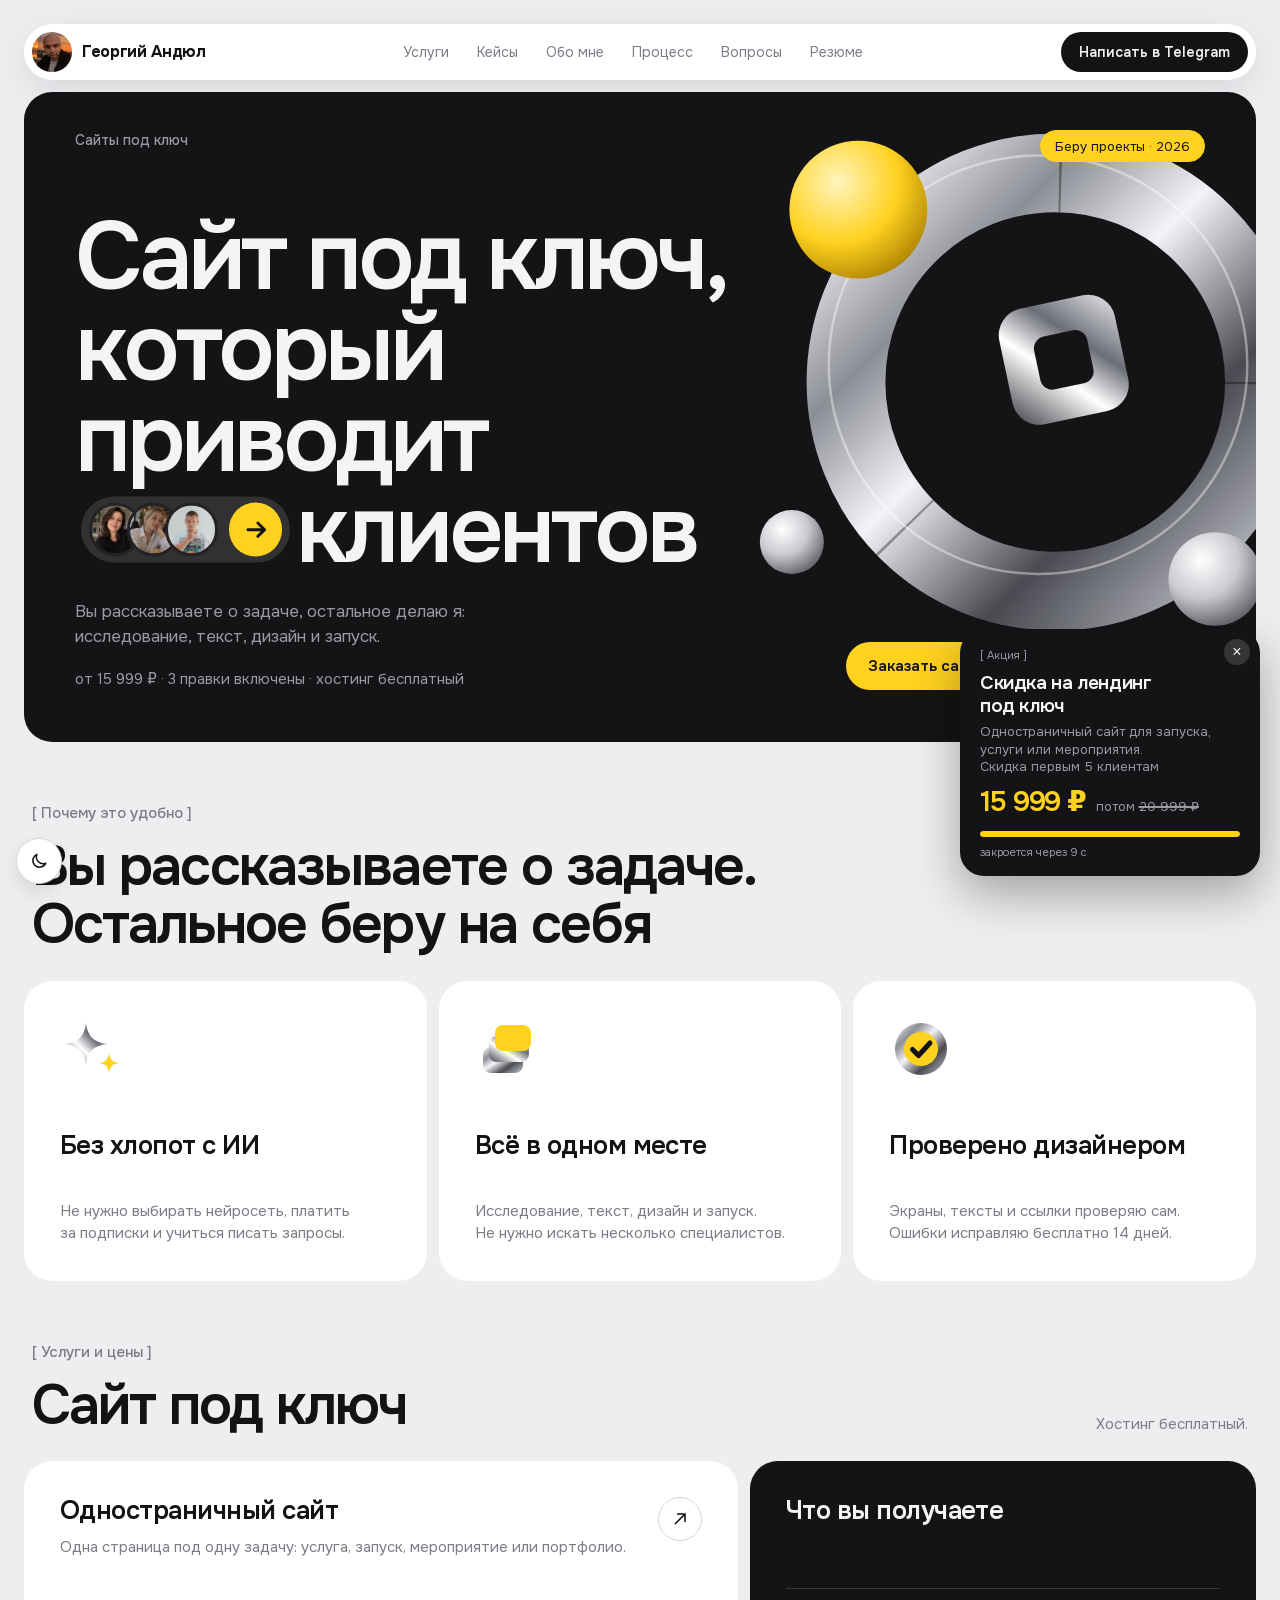
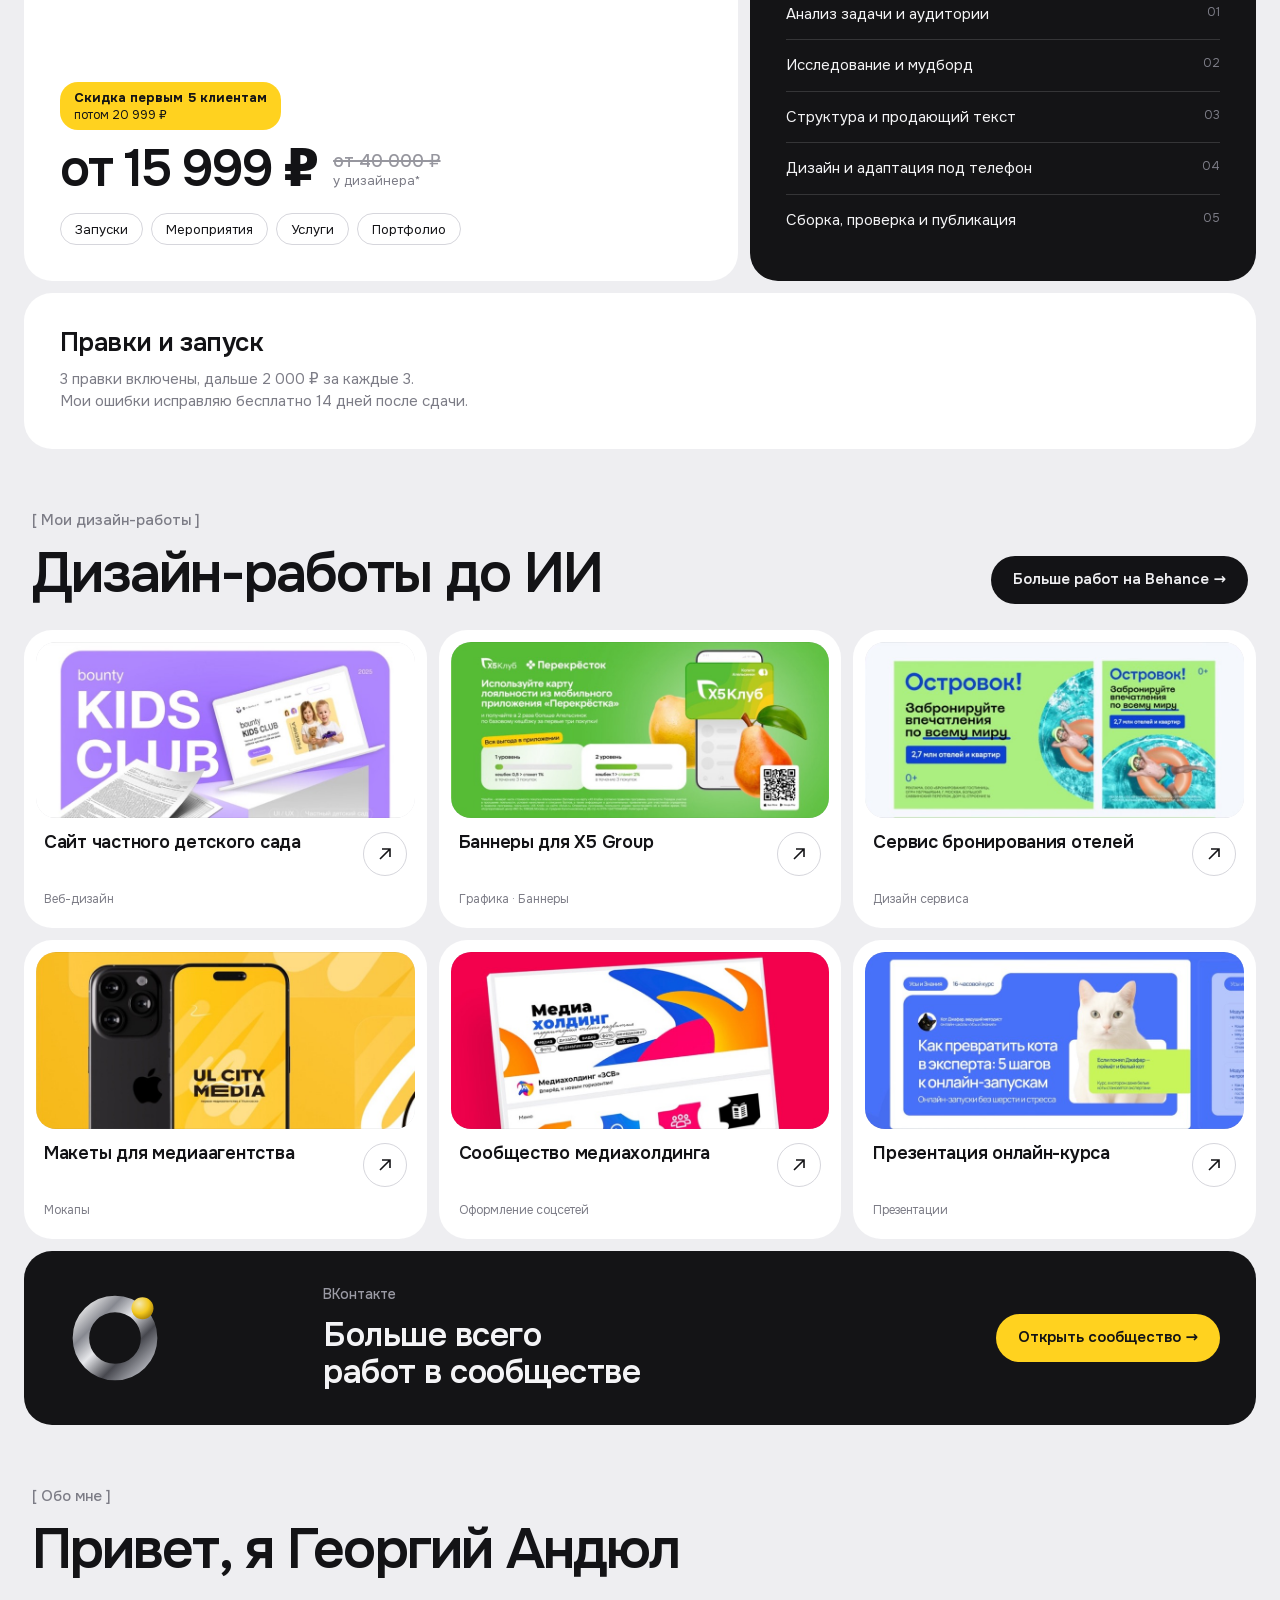
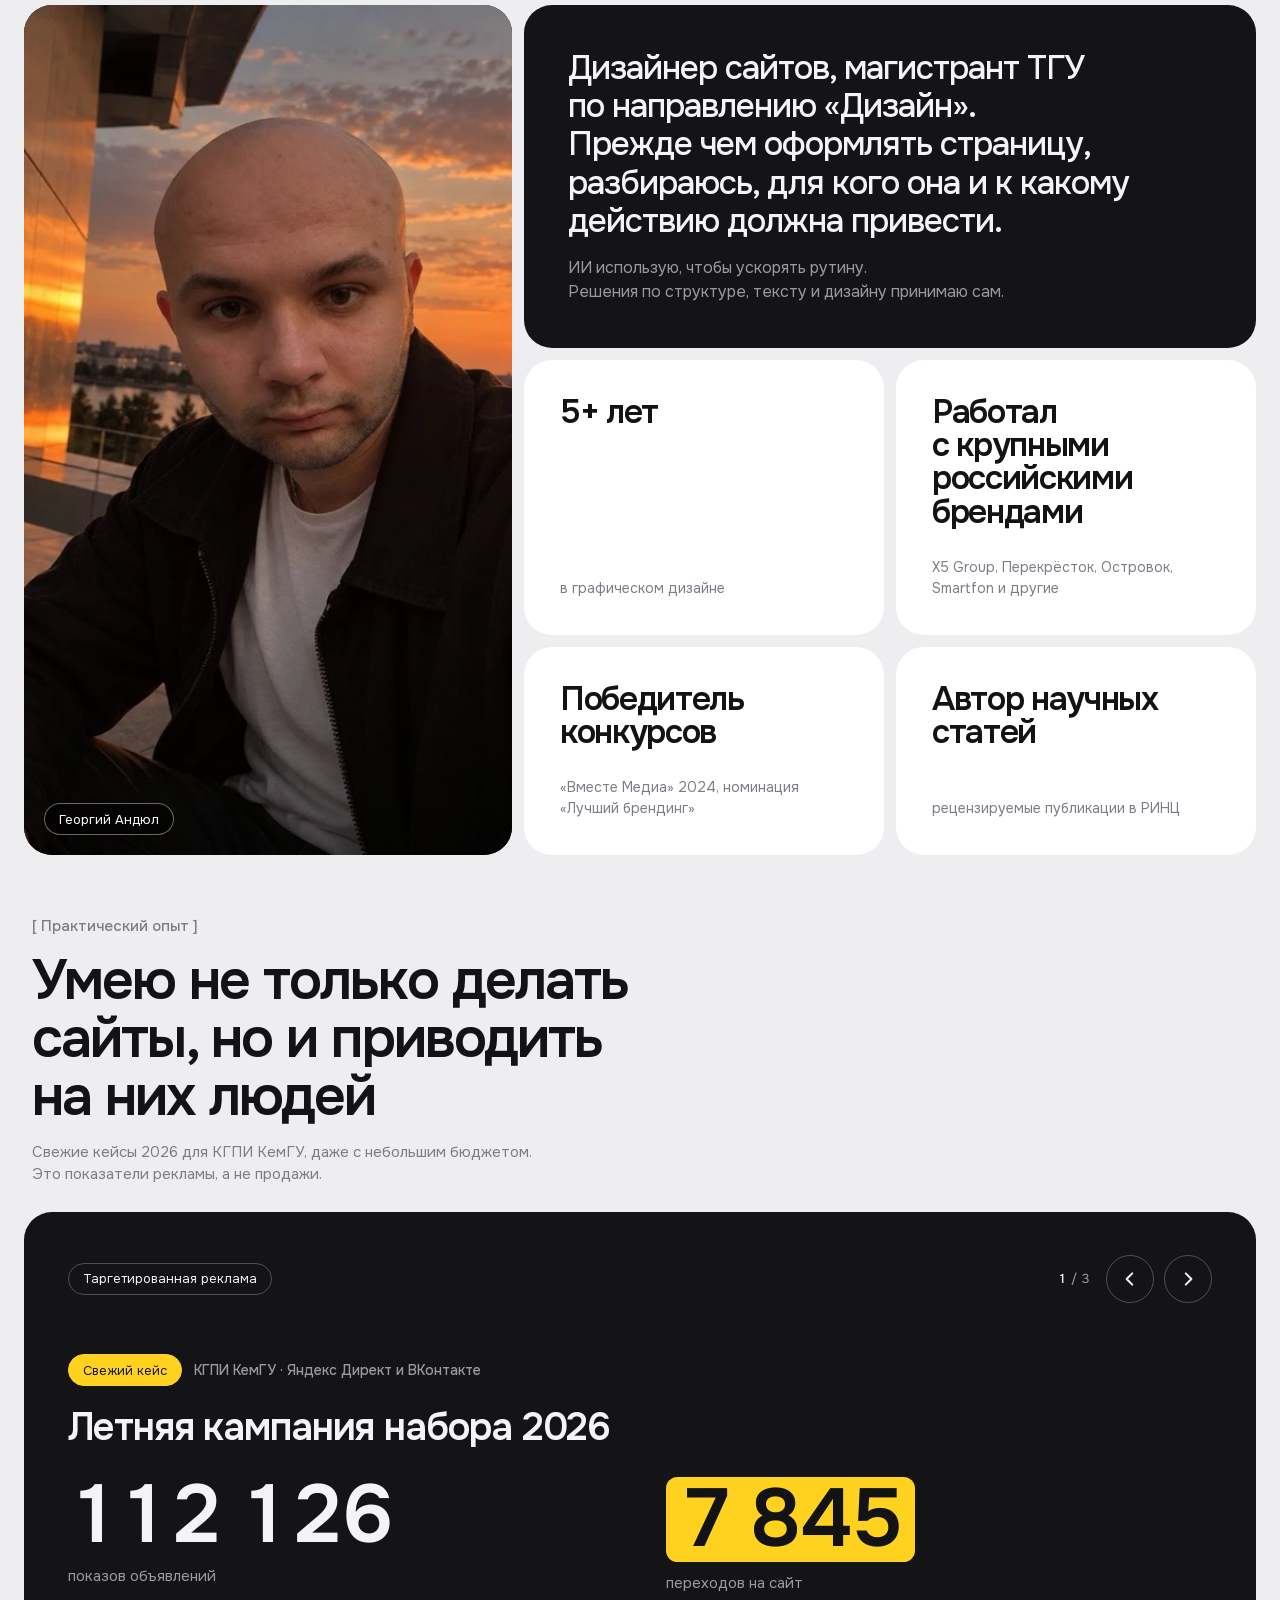
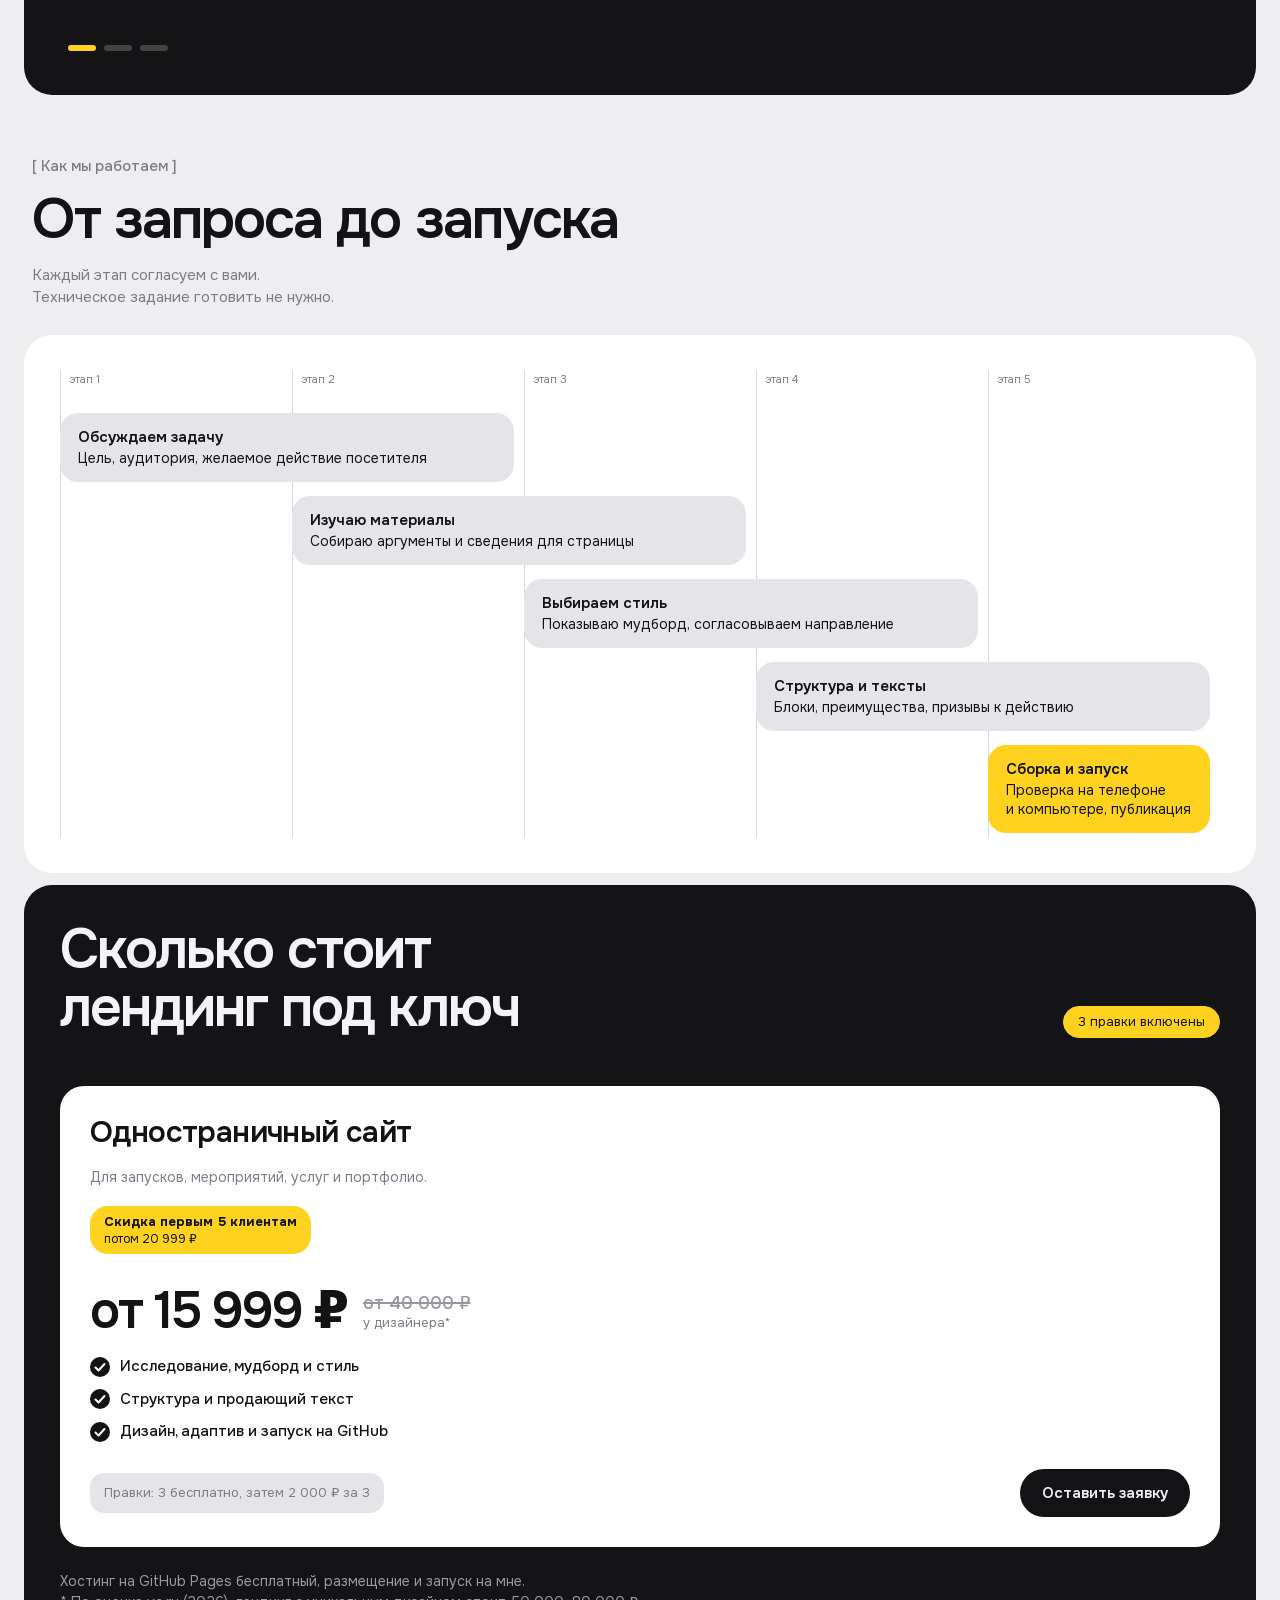
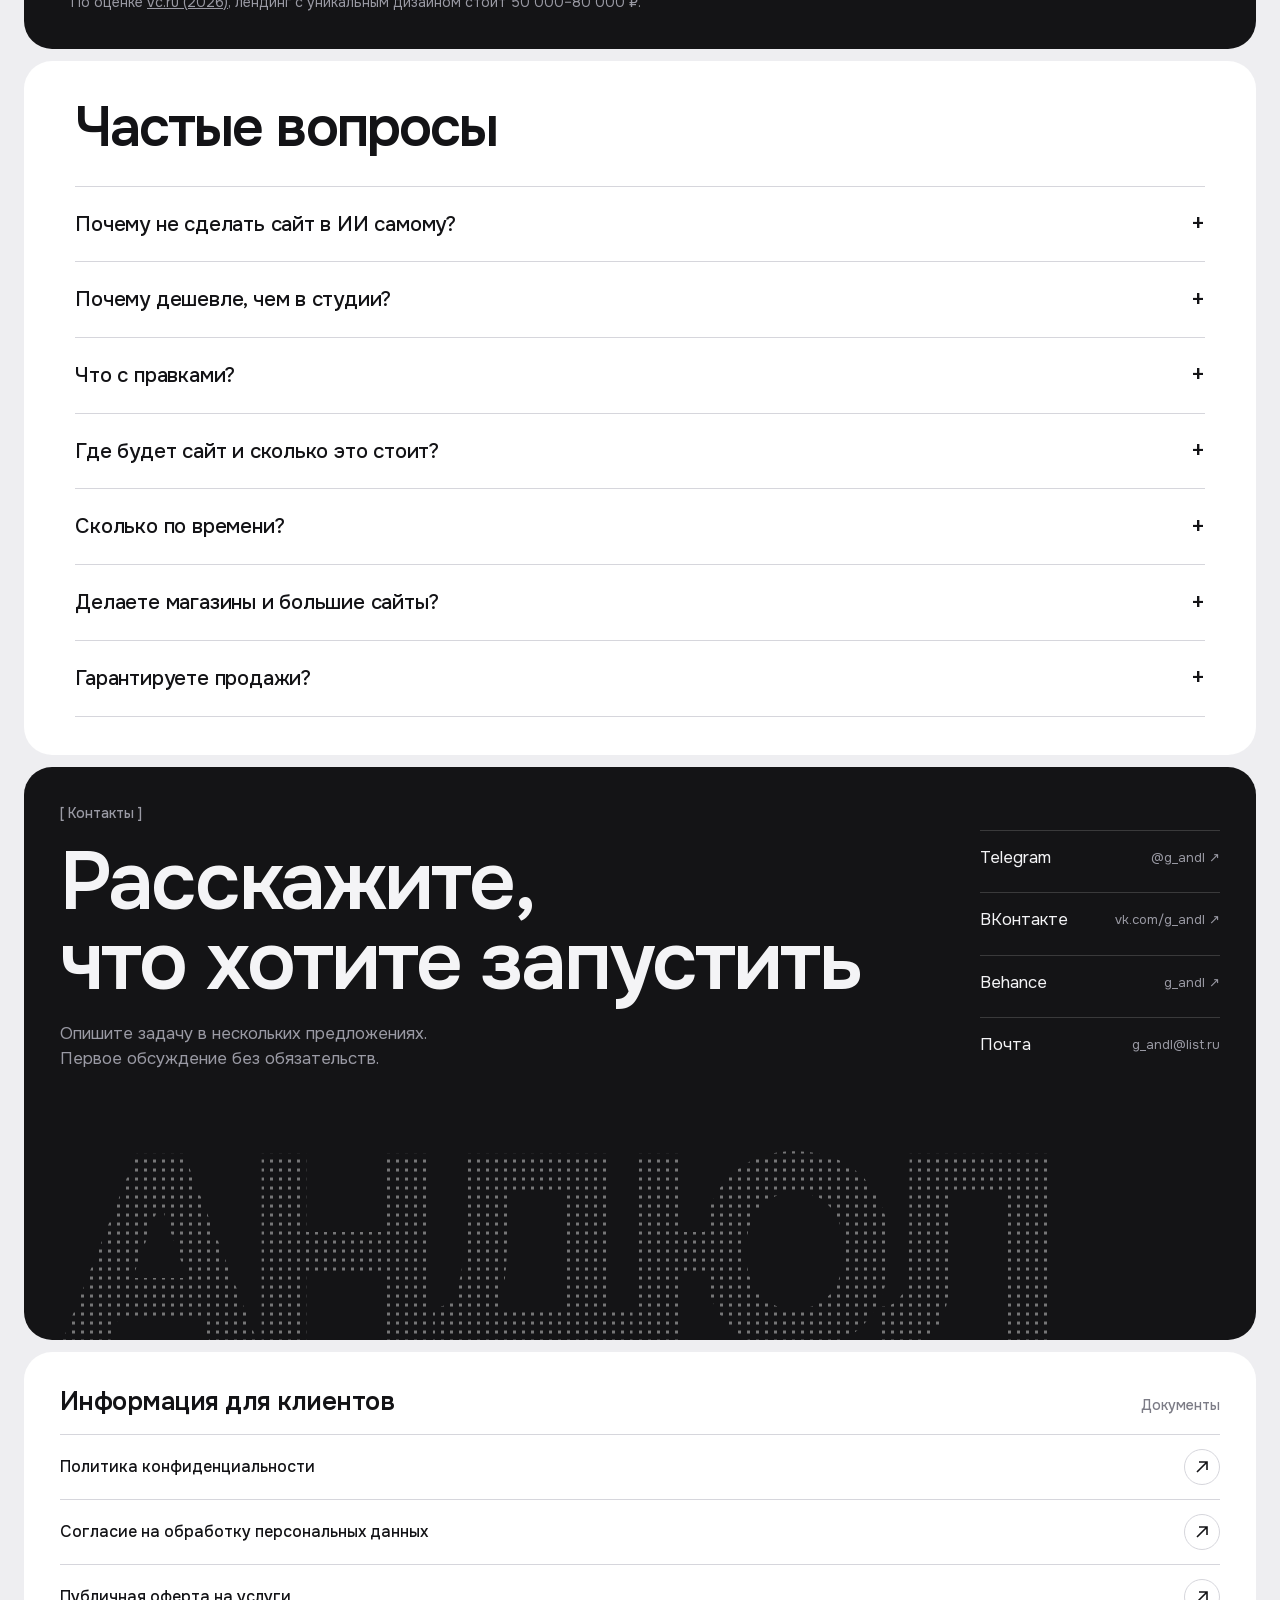
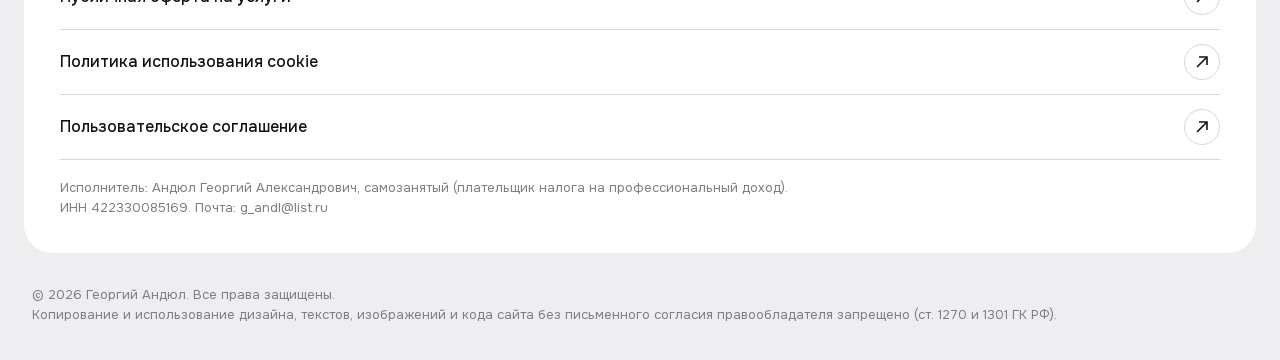
<file: index.html>
<!doctype html>
<html lang="ru"><head>
<meta charset="utf-8">
<meta name="viewport" content="width=device-width, initial-scale=1">
<title>Георгий Андюл — дизайнер сайтов и лендингов</title>
<meta name="description" content="Георгий Андюл — дизайнер сайтов, магистрант ТГУ. Делаю лендинги и одностраничные сайты под ключ: от исследования и дизайна до запуска.">
<meta name="keywords" content="Георгий Андюл, Андюл Георгий, Андюл, Andyul, Georgy Andyul, сайт под ключ, лендинг под ключ, заказать лендинг, заказать сайт, одностраничный сайт, сайт с помощью ИИ, лендинг с нейросетью, сколько стоит лендинг, дизайнер сайтов, графический дизайнер">
<meta name="author" content="Георгий Андюл">
<meta name="robots" content="index,follow,max-image-preview:large,max-snippet:-1">
<link rel="canonical" href="https://andyul.ru/">
<meta name="theme-color" content="#EEEEF1" media="(prefers-color-scheme: light)">
<meta name="theme-color" content="#0B0B0D" media="(prefers-color-scheme: dark)">
<meta name="color-scheme" content="light dark">
<meta name="referrer" content="strict-origin-when-cross-origin">
<meta http-equiv="Content-Security-Policy" content="default-src 'self'; script-src 'self' 'unsafe-inline'; style-src 'self' 'unsafe-inline'; img-src 'self' data:; font-src 'self'; connect-src 'self'; object-src 'none'; base-uri 'self'; form-action 'none'">
<meta http-equiv="X-Content-Type-Options" content="nosniff">
<meta property="og:type" content="website">
<meta property="og:locale" content="ru_RU">
<meta property="og:site_name" content="Георгий Андюл">
<meta property="og:title" content="Георгий Андюл — дизайнер сайтов и лендингов">
<meta property="og:description" content="Георгий Андюл — дизайнер сайтов, магистрант ТГУ. Делаю лендинги и одностраничные сайты под ключ: от исследования и дизайна до запуска.">
<meta property="og:url" content="https://andyul.ru/">
<meta property="og:image" content="https://andyul.ru/me.jpg">
<meta property="og:image:width" content="1200">
<meta property="og:image:height" content="1200">
<meta property="og:image:alt" content="Георгий Андюл, графический дизайнер">
<meta name="twitter:card" content="summary_large_image">
<meta name="twitter:title" content="Георгий Андюл — дизайнер сайтов и лендингов">
<meta name="twitter:description" content="Георгий Андюл — дизайнер сайтов, магистрант ТГУ. Делаю лендинги и одностраничные сайты под ключ: от исследования и дизайна до запуска.">
<meta name="twitter:image" content="https://andyul.ru/me.jpg">
<link rel="preload" href="onest-lat-400.woff2" as="font" type="font/woff2" crossorigin>
<link rel="preload" href="onest-cyr-400.woff2" as="font" type="font/woff2" crossorigin>
<link rel="preload" href="avatar.jpg" as="image">
<script type="application/ld+json">{"@context":"https://schema.org","@type":"Person","@id":"https://andyul.ru/#person","name":"Георгий Андюл","alternateName":["Андюл","Андюл Георгий","Георгий Андюл","Андюл Георгий Александрович","Георгий Александрович Андюл","Georgy Andyul","Georgiy Andyul","Andyul"],"jobTitle":"Дизайнер сайтов","description":"Георгий Андюл — дизайнер сайтов, магистрант ТГУ. Делает лендинги и одностраничные сайты под ключ.","url":"https://andyul.ru/","image":"https://andyul.ru/me.jpg","sameAs":["https://vk.ru/andyul","https://vk.com/g_andl","https://www.behance.net/g_andl","https://t.me/g_andl"],"knowsAbout":["графический дизайн","веб-дизайн","лендинг","одностраничный сайт","ИИ"],"mainEntityOfPage":"https://andyul.ru/"}</script>
<script type="application/ld+json">{"@context":"https://schema.org","@type":"WebSite","@id":"https://andyul.ru/#website","url":"https://andyul.ru/","name":"Георгий Андюл","inLanguage":"ru","publisher":{"@id":"https://andyul.ru/#person"}}</script>
<script type="application/ld+json">{"@context":"https://schema.org","@type":"ProfessionalService","@id":"https://andyul.ru/#service","name":"Сайт под ключ: лендинг с ИИ","url":"https://andyul.ru/","image":"https://andyul.ru/me.jpg","provider":{"@id":"https://andyul.ru/#person"},"areaServed":"RU","serviceType":"Разработка одностраничных сайтов","offers":{"@type":"Offer","priceCurrency":"RUB","price":"15999","description":"Одностраничный сайт под ключ, 3 правки включены","url":"https://andyul.ru/#services","availability":"https://schema.org/InStock"}}</script>
<script type="application/ld+json">{"@context":"https://schema.org","@type":"FAQPage","mainEntity":[{"@type":"Question","name":"Почему не сделать сайт в ИИ самому?","acceptedAnswer":{"@type":"Answer","text":"Придётся выбрать нейросеть, платить за подписку или токены, учиться писать запросы, а потом ещё разместить сайт. Я беру это на себя: вы платите один раз и получаете готовый запущенный сайт."}},{"@type":"Question","name":"Почему дешевле, чем в студии?","acceptedAnswer":{"@type":"Answer","text":"Работаю один и использую ИИ на рутине, поэтому затрат меньше. Тексты, дизайн и проверку делаю сам."}},{"@type":"Question","name":"Что с правками?","acceptedAnswer":{"@type":"Answer","text":"3 правки включены, каждые следующие 3 стоят 2 000 ₽. Мои ошибки исправляю бесплатно 14 дней после сдачи."}},{"@type":"Question","name":"Где будет сайт и сколько это стоит?","acceptedAnswer":{"@type":"Answer","text":"На GitHub Pages: хостинг бесплатный. За доплату 5 000 ₽ могу перенести сайт на Тильду."}},{"@type":"Question","name":"Сколько по времени?","acceptedAnswer":{"@type":"Answer","text":"Зависит от задачи и материалов. Срок называю до начала работы."}},{"@type":"Question","name":"Делаете магазины и большие сайты?","acceptedAnswer":{"@type":"Answer","text":"Нет, только одностраничные сайты (лендинги). Для магазина или большого сайта лучше обратиться к другому специалисту."}},{"@type":"Question","name":"Гарантируете продажи?","acceptedAnswer":{"@type":"Answer","text":"Нет: они зависят ещё и от продукта, цены и трафика. Моя задача сделать страницу понятной и убедительной."}}]}</script>
<link rel="icon" href="/favicon.ico" sizes="any">
<link rel="icon" type="image/svg+xml" href="/favicon.svg">
<link rel="icon" type="image/png" sizes="48x48" href="/favicon-48.png">
<link rel="icon" type="image/png" sizes="32x32" href="/favicon-32.png">
<link rel="apple-touch-icon" sizes="180x180" href="/apple-touch-icon.png">
<link rel="manifest" href="/manifest.webmanifest">
<style>@font-face { font-family: 'Onest'; font-style: normal; font-weight: 400; font-display: swap; src: url(onest-cyr-400.woff2) format('woff2'); unicode-range: U+0301, U+0400-045F, U+0490-0491, U+04B0-04B1, U+2116; }@font-face { font-family: 'Onest'; font-style: normal; font-weight: 400; font-display: swap; src: url(onest-lat-400.woff2) format('woff2'); unicode-range: U+0000-00FF, U+0131, U+0152-0153, U+02BB-02BC, U+02C6, U+02DA, U+02DC, U+0304, U+0308, U+0329, U+2000-206F, U+20AC, U+2122, U+2191, U+2193, U+2212, U+2215, U+FEFF, U+FFFD; }@font-face { font-family: 'Onest'; font-style: normal; font-weight: 500; font-display: swap; src: url(onest-cyr-400.woff2) format('woff2'); unicode-range: U+0301, U+0400-045F, U+0490-0491, U+04B0-04B1, U+2116; }@font-face { font-family: 'Onest'; font-style: normal; font-weight: 500; font-display: swap; src: url(onest-lat-400.woff2) format('woff2'); unicode-range: U+0000-00FF, U+0131, U+0152-0153, U+02BB-02BC, U+02C6, U+02DA, U+02DC, U+0304, U+0308, U+0329, U+2000-206F, U+20AC, U+2122, U+2191, U+2193, U+2212, U+2215, U+FEFF, U+FFFD; }@font-face { font-family: 'Onest'; font-style: normal; font-weight: 600; font-display: swap; src: url(onest-cyr-400.woff2) format('woff2'); unicode-range: U+0301, U+0400-045F, U+0490-0491, U+04B0-04B1, U+2116; }@font-face { font-family: 'Onest'; font-style: normal; font-weight: 600; font-display: swap; src: url(onest-lat-400.woff2) format('woff2'); unicode-range: U+0000-00FF, U+0131, U+0152-0153, U+02BB-02BC, U+02C6, U+02DA, U+02DC, U+0304, U+0308, U+0329, U+2000-206F, U+20AC, U+2122, U+2191, U+2193, U+2212, U+2215, U+FEFF, U+FFFD; }@font-face { font-family: 'Onest'; font-style: normal; font-weight: 700; font-display: swap; src: url(onest-cyr-400.woff2) format('woff2'); unicode-range: U+0301, U+0400-045F, U+0490-0491, U+04B0-04B1, U+2116; }@font-face { font-family: 'Onest'; font-style: normal; font-weight: 700; font-display: swap; src: url(onest-lat-400.woff2) format('woff2'); unicode-range: U+0000-00FF, U+0131, U+0152-0153, U+02BB-02BC, U+02C6, U+02DA, U+02DC, U+0304, U+0308, U+0329, U+2000-206F, U+20AC, U+2122, U+2191, U+2193, U+2212, U+2215, U+FEFF, U+FFFD; }@font-face { font-family: 'Onest'; font-style: normal; font-weight: 800; font-display: swap; src: url(onest-cyr-400.woff2) format('woff2'); unicode-range: U+0301, U+0400-045F, U+0490-0491, U+04B0-04B1, U+2116; }@font-face { font-family: 'Onest'; font-style: normal; font-weight: 800; font-display: swap; src: url(onest-lat-400.woff2) format('woff2'); unicode-range: U+0000-00FF, U+0131, U+0152-0153, U+02BB-02BC, U+02C6, U+02DA, U+02DC, U+0304, U+0308, U+0329, U+2000-206F, U+20AC, U+2122, U+2191, U+2193, U+2212, U+2215, U+FEFF, U+FFFD; }</style>
<style>
/* Layout: bento-сетка скруглённых карточек на мягком сером; чёрные блоки для героя, стиля и цен; один акцент — лайм на чёрном */
:root{
  --bg:#EEEEF1; --card:#FFFFFF; --soft:#E4E4E9; --ink:#131316; --mute:#7C7C86; --line:#D6D6DC;
  --black:#141416; --on-black:#F4F4F6; --on-black-mute:#9A9AA4; --lime:#FFD21F; --on-lime:#131316;
  --font:'Onest',system-ui,-apple-system,'Segoe UI',sans-serif; --mono:'Onest',system-ui,-apple-system,'Segoe UI',sans-serif;
  --r:28px;
}
@media (prefers-color-scheme: dark){:root:not([data-theme="light"]){
  --bg:#0B0B0D; --card:#18181B; --soft:#232327; --ink:#F2F2F4; --mute:#8D8D97; --line:#2B2B30;
  --black:#000; --on-black:#F4F4F6; color-scheme:dark}}
:root[data-theme="dark"]{
  --bg:#0B0B0D; --card:#18181B; --soft:#232327; --ink:#F2F2F4; --mute:#8D8D97; --line:#2B2B30;
  --black:#000; --on-black:#F4F4F6; color-scheme:dark}

*{box-sizing:border-box}
body{background:var(--bg);color:var(--ink);font-family:var(--font);font-size:16px;line-height:1.5;
  padding-block:16px 24px;padding-left:max(16px,env(safe-area-inset-left,0px));padding-right:max(16px,env(safe-area-inset-right,0px));
  -webkit-font-smoothing:antialiased}
a{color:inherit;text-decoration:none}
.wrap{max-width:1240px;margin:0 auto;display:flex;flex-direction:column;gap:12px}
h1,h2,h3{margin:0;text-wrap:balance}
p{margin:0;text-wrap:pretty}
h2{font-size:clamp(30px,4.6vw,56px);line-height:1.04;letter-spacing:-.035em;font-weight:600}
h3{font-size:clamp(20px,2vw,26px);line-height:1.12;letter-spacing:-.02em;font-weight:600}
.label{font-family:var(--font);font-size:14px;font-weight:500;letter-spacing:0;color:var(--mute)}
.card{background:var(--card);border-radius:var(--r);padding:clamp(20px,3vw,36px);min-width:0}
.dark{background:var(--black);color:var(--on-black)}
.dark .label{color:var(--on-black-mute)}
:focus-visible{outline:2px solid var(--lime);outline-offset:3px}

/* buttons / pills */
.btn{display:inline-flex;align-items:center;gap:10px;height:48px;padding:0 22px;border-radius:999px;font-weight:600;font-size:15px;white-space:nowrap;transition:transform .2s}
.btn:hover{transform:translateY(-2px)}
.btn-lime{background:var(--lime);color:var(--on-lime)}
.btn-ink{background:var(--ink);color:var(--bg)}
.btn-ghost{background:rgba(255,255,255,.1);color:var(--on-black)}
.pills{display:flex;flex-wrap:wrap;gap:8px}
.promo{display:flex;flex-direction:column;gap:2px;align-self:flex-start;width:fit-content;padding:8px 14px;margin-bottom:14px;border-radius:18px;background:var(--lime);color:var(--on-lime);font-size:12px;line-height:1.2}
.promo b{font-size:13px;font-weight:700}
.pill{display:inline-flex;align-items:center;height:32px;padding:0 14px;border-radius:999px;border:1px solid var(--line);font-size:13px;color:var(--ink);background:transparent}
.pill.fill{background:var(--ink);color:var(--bg);border-color:var(--ink)}
.dark .pill{border-color:rgba(255,255,255,.2);color:var(--on-black)}
.dark .pill.lime{background:var(--lime);color:var(--on-lime);border-color:var(--lime)}
.arrow{width:44px;height:44px;border-radius:50%;display:grid;place-items:center;border:1px solid var(--line);flex:none;transition:.2s}
.arrow svg{width:16px;height:16px}
.dark .arrow{border-color:rgba(255,255,255,.25)}
a:hover>.arrow,.hov:hover .arrow{background:var(--lime);border-color:var(--lime);color:var(--on-lime)}

/* header */
header.nav{background:var(--card);border-radius:999px;padding:8px;display:flex;align-items:center;gap:16px;justify-content:space-between;position:sticky;top:max(8px,env(safe-area-inset-top,0px));z-index:20;box-shadow:0 10px 40px -8px rgba(19,19,22,.16)}
.logo span{white-space:nowrap}
.logo{font-weight:700;letter-spacing:-.02em;display:flex;align-items:center;gap:10px}
.logo img{width:40px;height:40px;border-radius:50%;object-fit:cover;display:block}
.logo i{width:30px;height:30px;border-radius:9px;background:var(--black);color:var(--lime);display:grid;place-items:center;font-style:normal;font-size:12px;font-weight:800}
.nav nav{display:flex;gap:28px;font-size:14px;color:var(--mute)}
.nav nav a:hover{color:var(--ink)}
.nav .btn{height:40px;padding:0 18px;font-size:14px}

.nav-r{display:flex;align-items:center;gap:8px}
.burger{display:none;width:40px;height:40px;border-radius:50%;border:1px solid var(--line);background:transparent;color:var(--ink);cursor:pointer;padding:0;position:relative}
.burger i{position:absolute;left:12px;right:12px;height:2px;border-radius:2px;background:currentColor;transition:transform .25s,top .25s}
.burger i:nth-child(1){top:15px}.burger i:nth-child(2){top:22px}
.burger[aria-expanded="true"] i:nth-child(1){top:19px;transform:rotate(45deg)}
.burger[aria-expanded="true"] i:nth-child(2){top:19px;transform:rotate(-45deg)}
.mnav{position:absolute;left:0;right:0;top:calc(100% + 8px);background:var(--card);border-radius:24px;padding:8px 20px;display:flex;flex-direction:column;box-shadow:0 12px 40px rgba(0,0,0,.18)}
.mnav[hidden]{display:none}
.mnav a{padding:16px 0;font-size:20px;font-weight:500;letter-spacing:-.02em;border-top:1px solid var(--line)}
.mnav a:first-child{border-top:0}
.amount-row{display:flex;align-items:center;gap:16px;flex-wrap:wrap}
.was{display:flex;flex-direction:column;font-size:13px;line-height:1.2;color:var(--mute)}
.was s{font-size:18px;font-weight:500;text-decoration-thickness:2px;opacity:.8}
.dark .was{color:var(--on-black-mute)}
.plan .was{color:var(--mute)}
.amount{font-size:clamp(34px,4vw,52px);font-weight:600;letter-spacing:-.04em;line-height:1}
.tilda-note{font-size:14px;color:var(--on-black-mute);margin-top:4px}
/* motion */
.rv{transition:opacity .7s ease,transform .7s cubic-bezier(.2,.7,.2,1)}
.js .rv:not(.in){opacity:.3;transform:translateY(22px)}
.rv.in{opacity:1;transform:none}
@media (hover:hover){
  .ben.rv.in:hover,.plan.rv.in:hover,.tile.rv.in:hover,.case.rv.in:hover,.svc.rv.in:hover{transform:translateY(-4px)}
}
@keyframes rise{from{opacity:.35;transform:translateY(18px)}to{opacity:1;transform:none}}
.hero-copy>*,.facts .fact{animation:rise .8s cubic-bezier(.2,.7,.2,1) backwards}
.hero-copy>*:nth-child(2){animation-delay:.08s}.hero-copy>*:nth-child(3){animation-delay:.16s}
.facts .fact:nth-child(1){animation-delay:.2s}.facts .fact:nth-child(2){animation-delay:.3s}.facts .fact:nth-child(3){animation-delay:.4s}
@keyframes spin{to{transform:rotate(360deg)}}
.hero-art circle:first-of-type{transform-origin:300px 260px;animation:spin 40s linear infinite}
.word{cursor:default}
.word::after{content:"АНДЮЛ";position:absolute;left:0;top:0;white-space:nowrap;background:none;-webkit-text-fill-color:#fff;color:#fff;opacity:0;transition:opacity .3s;pointer-events:none;
  -webkit-mask-image:radial-gradient(circle 170px at var(--mx,50%) var(--my,50%),#000 0,#000 30%,transparent 100%);mask-image:radial-gradient(circle 170px at var(--mx,50%) var(--my,50%),#000 0,#000 30%,transparent 100%)}
.word.hov::after{opacity:1}
@media (prefers-reduced-motion:reduce){.rv,.hero-copy>*,.facts .fact,.hero-art circle:first-of-type{animation:none!important;transition:none!important}.js .rv:not(.in){opacity:1;transform:none}}
.lead.dark .lead-sub{color:var(--on-black-mute)}
.lead .lead-sub{font-size:16px;line-height:1.5;color:var(--mute);margin-top:16px;letter-spacing:0;font-weight:400}
.cta-sub{font-size:17px;color:var(--on-black-mute);margin-top:18px;max-width:780px}
.hero-pills{margin-top:18px;position:relative;z-index:2}
.hero-ctas{align-self:end;justify-self:end;display:flex;gap:10px;position:relative;z-index:2}
.hero-meta{font-size:15px;color:var(--on-black-mute);margin-top:18px;position:relative;z-index:2}
.hero-card{align-self:end;justify-self:end;width:100%;max-width:320px;position:relative;z-index:2;display:flex;flex-direction:column;gap:14px;padding:24px;border-radius:24px;background:rgba(255,255,255,.07);border:1px solid rgba(255,255,255,.12);-webkit-backdrop-filter:blur(14px);backdrop-filter:blur(14px)}
.hero-card p{font-size:22px;line-height:1.15;letter-spacing:-.03em;font-weight:600;color:var(--on-black)}
.hero-card small{font-size:13px;color:var(--on-black-mute)}
.hc-btns{display:flex;gap:8px;flex-wrap:wrap}
.hc-btns .btn{height:44px;padding:0 18px;font-size:14px}
#practice,#process{flex-direction:column;align-items:flex-start;gap:14px}
#practice p,#process p{max-width:900px}
@media (max-width:640px){.sub br,.sec-head p br,.cta-sub br,.lead br,.lead-sub br,.svc p br,.faq p br{display:none}}
/* hero */
.hero{position:relative;overflow:hidden;min-height:560px;display:grid;grid-template-columns:1.25fr .75fr;gap:20px;align-items:end;padding:clamp(24px,4vw,56px)}
.hero h1{font-size:clamp(40px,7.4vw,100px);line-height:.96;letter-spacing:-.045em;font-weight:600;position:relative;z-index:2}
.hero h1 .chip{display:inline-flex;vertical-align:middle;align-items:center;gap:0;background:rgba(255,255,255,.12);border-radius:999px;padding:6px 8px;margin:0 6px;transform:translateY(-.08em)}
.hero h1 .chip img{width:.56em;height:.56em;border-radius:50%;border:3px solid #232327;margin-left:-.16em;object-fit:cover;display:block}
.hero h1 .chip img:first-child{margin:0}
.hero h1 .chip em{width:.56em;height:.56em;border-radius:50%;background:var(--lime);margin-left:.12em;display:grid;place-items:center;color:var(--on-lime)}
.hero h1 .chip em svg{width:.28em;height:.28em;display:block}
.hero .sub{max-width:680px;color:var(--on-black-mute);font-size:17px;margin-top:22px;position:relative;z-index:2}
.hero .ctas{display:flex;flex-wrap:wrap;gap:10px;margin-top:26px;position:relative;z-index:2}
.hero .top{position:absolute;left:clamp(24px,4vw,56px);top:clamp(24px,3vw,40px);right:clamp(24px,4vw,56px);display:flex;justify-content:space-between;gap:12px;z-index:2}
.hero-copy{padding-top:70px;min-width:0}
.hero-art{position:absolute;right:-70px;top:-30px;width:min(52%,640px);z-index:1;pointer-events:none}
.facts{display:flex;flex-direction:column;gap:2px;align-self:end;position:relative;z-index:2;justify-self:end;width:100%;max-width:260px;background:var(--black);box-shadow:0 0 28px 22px var(--black)}
.fact{display:flex;flex-direction:column;align-items:flex-start;gap:4px;padding:14px 0;border-top:1px solid rgba(255,255,255,.14)}
.fact b{font-size:22px;line-height:1.1;letter-spacing:-.03em;font-weight:600}
.fact span{font-size:13px;color:var(--on-black-mute);line-height:1.3;margin:0}

/* trust */
.trust{display:flex;align-items:center;justify-content:space-between;gap:24px;flex-wrap:wrap;padding-block:22px}
.brands{display:flex;gap:clamp(20px,4vw,56px);flex-wrap:wrap;align-items:center}
.brands span{font-weight:800;font-size:clamp(20px,2.4vw,28px);letter-spacing:-.04em;color:var(--ink);opacity:.82}
.brands span:nth-child(2){font-weight:500;letter-spacing:.02em;font-style:italic}
.brands span:nth-child(3){font-weight:600;letter-spacing:.08em;text-transform:uppercase;font-size:clamp(16px,1.8vw,22px)}

/* section head */
.sec-head{display:flex;justify-content:space-between;align-items:flex-end;gap:24px;flex-wrap:wrap;padding:48px 8px 14px}
.sec-head h2{max-width:760px}
.sec-head p{max-width:780px;color:var(--mute);font-size:15px}

/* benefits */
.grid3{display:grid;grid-template-columns:repeat(3,1fr);gap:12px}
.ben{min-height:300px;display:flex;flex-direction:column;justify-content:space-between;gap:30px}
.ben .ico{width:64px;height:64px}
.ben h3{min-height:2.24em}
.ben p{color:var(--mute);font-size:15px;margin-top:10px;min-height:3em}

/* services bento */
.bento{display:grid;grid-template-columns:repeat(12,1fr);gap:12px}
.svc{min-width:0;display:flex;flex-direction:column;justify-content:space-between;gap:28px;position:relative;overflow:hidden}
.svc .row{display:flex;justify-content:space-between;gap:16px;align-items:flex-start}
.svc p{color:var(--mute);font-size:15px;max-width:620px;margin-top:10px}
.svc .row>div{min-width:0}
.svc .arrow{flex:none}
.dark.svc p{color:var(--on-black-mute)}
.svc .art{width:100%;max-width:260px;align-self:flex-end;margin-top:-10px}
.s1{grid-column:span 7;min-height:420px}
.s2{grid-column:span 5;min-height:420px}
.s3{grid-column:span 5;min-height:300px}
.s4{grid-column:1/-1;min-height:0}
.list{list-style:none;margin:0;padding:0;display:flex;flex-direction:column}
.list li{display:flex;justify-content:space-between;gap:16px;padding:14px 0;border-top:1px solid var(--line);font-size:15px}
.list li span:last-child{color:var(--mute);font-family:var(--mono);font-size:12px;white-space:nowrap}
.dark .list li{border-color:rgba(255,255,255,.14)}

/* cases */
.cases{display:grid;grid-template-columns:repeat(3,1fr);gap:12px}
.case{display:flex;flex-direction:column;gap:14px;padding:12px 12px 20px;border-radius:var(--r);background:var(--card);transition:transform .25s;min-width:0}
.case:hover{transform:translateY(-4px)}
.case .vis{aspect-ratio:1680/783;border-radius:20px;overflow:hidden;position:relative;background:var(--soft)}
.case .vis img{position:absolute;inset:0;width:100%;height:100%;object-fit:cover;display:block}
.case .meta{display:flex;justify-content:space-between;gap:12px;align-items:flex-start;padding:0 8px}
.case h3{font-size:18px;letter-spacing:-.015em}
.case .tag{font-family:var(--mono);font-size:12px;color:var(--mute);letter-spacing:0;padding:0 8px}
.case.more{grid-column:1/-1;flex-direction:row;align-items:center;justify-content:space-between;gap:24px;flex-wrap:wrap;background:var(--black);color:var(--on-black);padding:32px 36px;min-height:0;position:relative;overflow:hidden}
.case.more .label{color:var(--on-black-mute);margin-bottom:12px}
.case.more h3{font-size:clamp(24px,2.6vw,34px);max-width:260px}
.case.more .btn{align-self:center}
.case.more h3{max-width:520px}
.more-art{width:110px;opacity:.95}

/* about */
.about{display:grid;grid-template-columns:.8fr 1.2fr;gap:12px}
.photo{margin:0;padding:0;position:relative;overflow:hidden;min-height:520px;background:var(--black)}
.photo img{width:100%;height:100%;object-fit:cover;object-position:38% 0%;position:absolute;inset:0}
.photo::after{content:"";position:absolute;inset:auto 0 0 0;height:30%;background:linear-gradient(to top,rgba(0,0,0,.45),transparent);pointer-events:none}
.photo figcaption.pill{z-index:1;color:#fff;background:rgba(0,0,0,.35);-webkit-backdrop-filter:blur(8px);backdrop-filter:blur(8px);border-color:rgba(255,255,255,.4)}
.photo figcaption{position:absolute;left:20px;bottom:20px}
.about-r{display:flex;flex-direction:column;gap:12px;min-width:0}
.lead{padding:clamp(24px,3.4vw,44px)}
.lead p{font-size:clamp(22px,2.6vw,34px);line-height:1.15;letter-spacing:-.03em;font-weight:500;max-width:640px}
.tiles{display:grid;grid-template-columns:1fr 1fr;gap:12px;flex:1}
.tile{display:flex;flex-direction:column;justify-content:space-between;gap:28px;min-height:180px}
.tile b{font-size:clamp(24px,2.6vw,34px);letter-spacing:-.04em;font-weight:600;line-height:1}
.tile span{font-size:14px;color:var(--mute)}
.tile.wide{grid-column:1/-1}
.tile.dark span{color:var(--on-black-mute)}

/* ads */
.ads{display:grid;grid-template-columns:1fr 1fr;gap:12px}
.ads-main{grid-column:1/-1;display:flex;flex-direction:column;gap:36px;padding:clamp(24px,3.4vw,44px)}
.ads-top{display:flex;justify-content:space-between;gap:12px;flex-wrap:wrap;align-items:center}
.ads-stats{display:grid;grid-template-columns:repeat(3,1fr);gap:24px}
.ads-stats div{display:flex;flex-direction:column;gap:10px;min-width:0}
.ads-stats b{font-size:clamp(44px,6vw,88px);font-weight:600;letter-spacing:-.05em;line-height:.95;font-variant-numeric:tabular-nums}
.ads-stats div:first-child b{color:var(--lime)}
.ads-stats span{font-size:14px;color:var(--on-black-mute);max-width:220px}
.ads-lead{font-size:clamp(17px,1.6vw,21px);line-height:1.35;letter-spacing:-.01em;max-width:680px;color:var(--on-black)}
.ads-top .pill{border-color:rgba(255,255,255,.2);color:var(--on-black)}
.ads-top .pill.lime{background:var(--lime);color:var(--on-lime);border-color:var(--lime)}
.ads-split .bar{height:12px;border-radius:99px;background:rgba(255,255,255,.18);overflow:hidden}
.ads-split .bar i{display:block;height:100%;background:var(--lime);border-radius:99px}
.ads-split .legend{display:flex;gap:24px;flex-wrap:wrap;margin-top:12px;font-size:13px;color:var(--on-black-mute)}
.ads-split .dot{display:inline-block;width:10px;height:10px;border-radius:50%;margin-right:8px}
.ads-split .dot.y{background:var(--lime)}.ads-split .dot.w{background:rgba(255,255,255,.45)}
.ads-ch{display:flex;flex-direction:column;gap:18px}
.ads-ch .list li{align-items:baseline}
.ads-ch .list .v{font-family:var(--font);font-size:20px;font-weight:600;letter-spacing:-.02em;color:var(--ink);font-variant-numeric:tabular-nums}
.ads-note{font-size:13px;color:var(--mute)}
.car{grid-column:1/-1;padding:clamp(24px,3.4vw,44px);display:flex;flex-direction:column;gap:clamp(28px,4vw,56px)}
.car-head{display:flex;justify-content:space-between;align-items:center;gap:16px;flex-wrap:wrap}
.car-nav{display:flex;align-items:center;gap:10px}
.car-count{font-family:var(--mono);font-size:13px;color:var(--on-black-mute);margin-right:6px;font-variant-numeric:tabular-nums}
.car-count b{color:var(--on-black);font-weight:500}
.car-btn{width:48px;height:48px;border-radius:50%;border:1px solid rgba(255,255,255,.25);background:transparent;color:var(--on-black);display:grid;place-items:center;cursor:pointer;padding:0;transition:background .2s,border-color .2s}
.car-btn svg{width:18px;height:18px}
.car-btn:hover{background:var(--lime);border-color:var(--lime);color:var(--on-lime)}
.car-view{overflow:hidden}
.car-track{display:flex;transition:transform .45s cubic-bezier(.3,.7,.2,1)}
.slide{flex:0 0 100%;min-width:0;display:flex;flex-direction:column;gap:20px}
.slide-title{font-size:clamp(26px,3vw,40px);letter-spacing:-.03em}
.car .ads-stats{grid-template-columns:repeat(2,1fr);gap:clamp(20px,4vw,56px);margin-top:8px}
.car .ads-stats b,.car .ads-stats div:first-child b{font-size:clamp(40px,6.4vw,104px);color:var(--on-black);white-space:nowrap}
.car .ads-stats b.hl{background:var(--lime);color:var(--on-lime);border-radius:.14em;padding:.04em .16em;align-self:flex-start;display:inline-block;width:fit-content}
.car .ads-stats span{color:var(--on-black-mute);font-size:15px}
.car-dots{display:flex;gap:8px}
.dot-b{width:28px;height:6px;border-radius:99px;border:0;background:rgba(255,255,255,.2);padding:0;cursor:pointer}
.dot-b[aria-current="true"]{background:var(--lime)}
.slide-meta{display:flex;align-items:center;gap:12px;flex-wrap:wrap;min-height:32px}
.slide-meta .label{margin:0}
.car-head .pill{border-color:rgba(255,255,255,.25);color:var(--on-black)}
@media (prefers-reduced-motion:reduce){.car-track{transition:none}}
/* process timeline */
.tl{position:relative;padding:8px 0 4px}
.tl-cols{display:grid;grid-template-columns:repeat(5,1fr);position:absolute;inset:0;pointer-events:none}
.tl-cols i{border-left:1px solid var(--line);position:relative;font-style:normal;font-family:var(--mono);font-size:11px;color:var(--mute);padding:0 0 0 8px}
.tl-rows{position:relative;display:grid;grid-template-columns:repeat(5,1fr);row-gap:14px;padding-top:34px}
.tp{background:var(--soft);border-radius:18px;padding:14px 18px;font-size:14px;line-height:1.35;min-width:0;margin-right:10px}
.tp b{display:block;font-weight:600;font-size:15px;margin-bottom:2px}
.tp.l{background:var(--lime);color:var(--on-lime)}
.tp:nth-child(1){grid-column:1/3}.tp:nth-child(2){grid-column:2/4}.tp:nth-child(3){grid-column:3/5}.tp:nth-child(4){grid-column:4/6}.tp:nth-child(5){grid-column:5/6;min-width:0}

/* pricing */
.price{display:flex;flex-direction:column;gap:20px}
.price-wrap{display:grid;grid-template-columns:1fr;gap:12px;margin-top:28px}
.plan{background:var(--card);color:var(--ink);border-radius:24px;padding:clamp(20px,2.4vw,30px);display:flex;flex-direction:column;gap:18px;min-width:0}
.plan h3{font-size:clamp(22px,2.4vw,30px)}
.plan .d{color:var(--mute);font-size:14px}
.checks{list-style:none;margin:0;padding:0;display:flex;flex-direction:column;gap:10px;font-size:15px;font-weight:500}
.checks li{display:flex;gap:10px;align-items:center}
.checks li::before{content:"";width:20px;height:20px;border-radius:50%;background:var(--ink) url("data:image/svg+xml,%3Csvg xmlns='http://www.w3.org/2000/svg' viewBox='0 0 20 20'%3E%3Cpath d='M5.5 10.5l3 3 6-6.5' fill='none' stroke='white' stroke-width='2' stroke-linecap='round' stroke-linejoin='round'/%3E%3C/svg%3E") center/100% no-repeat;flex:none}
@media (prefers-color-scheme:dark){:root:not([data-theme="light"]) .checks li::before{background-image:url("data:image/svg+xml,%3Csvg xmlns='http://www.w3.org/2000/svg' viewBox='0 0 20 20'%3E%3Cpath d='M5.5 10.5l3 3 6-6.5' fill='none' stroke='%23131316' stroke-width='2' stroke-linecap='round' stroke-linejoin='round'/%3E%3C/svg%3E")}}
:root[data-theme="dark"] .checks li::before{background-image:url("data:image/svg+xml,%3Csvg xmlns='http://www.w3.org/2000/svg' viewBox='0 0 20 20'%3E%3Cpath d='M5.5 10.5l3 3 6-6.5' fill='none' stroke='%23131316' stroke-width='2' stroke-linecap='round' stroke-linejoin='round'/%3E%3C/svg%3E")}
.plan .foot{margin-top:auto;display:flex;align-items:center;justify-content:space-between;gap:12px;flex-wrap:wrap;padding-top:8px}
.plan .foot .p{background:var(--soft);border-radius:14px;padding:10px 14px;font-size:13px;color:var(--mute)}

/* faq */
.faq{padding:clamp(20px,3vw,40px) clamp(20px,4vw,56px)}
.faq details{border-top:1px solid var(--line)}
.faq details:last-child{border-bottom:1px solid var(--line)}
.faq summary{list-style:none;cursor:pointer;display:flex;justify-content:space-between;align-items:center;gap:20px;padding:22px 0;font-size:clamp(17px,1.6vw,21px);font-weight:500;letter-spacing:-.01em}
.faq summary::-webkit-details-marker{display:none}
.faq summary::after{content:"+";font-size:28px;font-weight:300;transition:transform .25s;line-height:1}
.faq details[open] summary::after{transform:rotate(45deg)}
.faq details p{color:var(--mute);padding:0 40px 24px 0;max-width:720px}

/* contact / footer */
.cta{overflow:hidden;position:relative;padding-bottom:0}
.cta-top{display:flex;justify-content:space-between;gap:24px;flex-wrap:wrap;align-items:flex-end}
.cta h2{font-size:clamp(36px,6.4vw,88px);line-height:.98;max-width:820px}
.contacts{display:flex;flex-direction:column;gap:8px;min-width:240px}
.contacts a{display:flex;justify-content:space-between;align-items:center;gap:20px;padding:14px 0;border-top:1px solid rgba(255,255,255,.16);font-size:17px}
.contacts a span:last-child{color:var(--on-black-mute);font-family:var(--mono);font-size:13px}
.contacts a:hover span:first-child{color:var(--lime)}
.word{position:relative;font-size:clamp(70px,21.5vw,290px);font-weight:800;letter-spacing:-.065em;line-height:.8;margin-top:48px;white-space:nowrap;
  background:radial-gradient(circle at 50% 50%,rgba(255,255,255,.42) 1.6px,transparent 2px) 0 0/9px 9px;-webkit-background-clip:text;background-clip:text;color:transparent;transform:translateY(.1em);user-select:none}
.legal-card{display:flex;flex-direction:column;gap:18px}
.legal-head{display:flex;justify-content:space-between;align-items:baseline;gap:16px;flex-wrap:wrap}
.docs a{display:flex;justify-content:space-between;align-items:center;gap:16px;padding:14px 0;border-top:1px solid var(--line);font-size:16px;font-weight:500}
.docs a .arrow{width:36px;height:36px}
.docs a:hover span:first-child{text-decoration:underline;text-underline-offset:4px}
.docs a:last-child{border-bottom:1px solid var(--line)}
.docs details{border-top:1px solid var(--line)}
.docs summary{list-style:none;cursor:pointer;display:flex;justify-content:space-between;align-items:center;gap:16px;padding:16px 0;font-size:16px;font-weight:500}
.docs summary::-webkit-details-marker{display:none}
.docs summary::after{content:"+";font-size:24px;font-weight:300;line-height:1;transition:transform .25s}
.docs details[open] summary::after{transform:rotate(45deg)}
.doc{display:flex;flex-direction:column;gap:10px;padding:0 0 22px;max-width:760px;font-size:14px;color:var(--mute)}
.doc b{color:var(--ink);font-weight:600}
.req{font-size:13px;color:var(--mute);max-width:760px}
.legal{display:flex;justify-content:space-between;gap:16px;flex-wrap:wrap;padding:20px 8px 4px;font-size:13px;color:var(--mute)}

@media (max-width:960px){
  .hero-ctas{justify-self:stretch;flex-wrap:wrap}
  .ben h3{min-height:0}
  .ads{grid-template-columns:1fr}
  .ads-stats{grid-template-columns:1fr;gap:20px}
  .car .ads-stats{grid-template-columns:1fr}
  .nav nav{display:none}
  .burger{display:block}
  .hero{grid-template-columns:1fr;min-height:0}
  .hero-art{width:70%;right:-60px;top:20px;opacity:.9}
  .facts{max-width:none;justify-self:stretch;flex-direction:column;gap:0}
  .fact{flex:1;flex-direction:column;gap:2px}
  .grid3,.price-wrap{grid-template-columns:1fr}
  .ben{min-height:0}
  .bento{grid-template-columns:minmax(0,1fr)}
  .s1,.s2,.s3,.s4{grid-column:1/-1;min-height:0}
  .cases{grid-template-columns:repeat(2,1fr)}.case.more{grid-column:1/-1;min-height:0}
  .about{grid-template-columns:1fr}
  .photo{min-height:0;aspect-ratio:3/4}
}
@media (max-width:640px){
  .cases{grid-template-columns:1fr}
  .tiles{grid-template-columns:1fr}
  .tl-cols{display:none}
  .tl-rows{grid-template-columns:1fr;padding-top:6px}
  .tp:nth-child(n){grid-column:auto;margin-right:0}
  .hero .top .pill{display:none}
  .hero{padding:20px}
  .hero .top{left:20px;right:20px;top:20px}
  .hero-copy{padding-top:236px}
  .hero h1{font-size:clamp(36px,11.5vw,56px)}
  .hero-art{width:74%;right:-22px;top:28px;opacity:.95}
  .hero .sub{font-size:16px}
  .hero-ctas .btn{flex:1;justify-content:center}
  .facts{flex-direction:column;gap:0}
  .sec-head{padding:36px 4px 12px}
  .hide-sm{display:none}
  .tile{min-height:130px;gap:18px}
  header.nav{padding:6px}
  .logo{font-size:15px;gap:8px}
  .nav .btn{height:38px;padding:0 16px}
  .trust{padding:20px}
  .brands{gap:18px}
  .card{padding:20px}
  .s1,.s2,.s3,.s4{min-height:0}
  .svc .art{display:none}
  .case{padding:10px 10px 18px}
  .cta h2{font-size:clamp(30px,9vw,44px)}
  .contacts{min-width:0;width:100%}
  .word{margin-top:32px;transform:none;font-size:21vw;line-height:.95;padding-bottom:20px;background-size:6px 6px;background-image:radial-gradient(circle at 50% 50%,rgba(255,255,255,.6) 1.3px,transparent 1.7px)}
  .cta{padding-bottom:8px}
  .faq{padding:20px}
  .faq details p{padding-right:0}
  .legal{padding-inline:4px}
}
@media (prefers-reduced-motion:reduce){*{transition:none!important;animation:none!important}}
@keyframes float{0%,100%{transform:translateY(0) rotate(0)}50%{transform:translateY(-10px) rotate(2deg)}}
.float{animation:float 7s ease-in-out infinite;transform-origin:center}

.promo-pop{position:fixed;right:20px;bottom:24px;z-index:60;width:300px;padding:18px 20px 16px;border-radius:24px;background:var(--black);color:var(--on-black);box-shadow:0 18px 48px rgba(0,0,0,.32);overflow:hidden;opacity:0;transform:translateX(28px);pointer-events:none;transition:opacity .4s,transform .4s}
.promo-pop.show{opacity:1;transform:none;pointer-events:auto}
.promo-pop.out{opacity:0;transform:none;pointer-events:none;transition:opacity 1s ease}
.promo-pop .tag{position:relative;font-family:var(--mono);font-size:11px;letter-spacing:0;color:var(--on-black-mute)}
.promo-pop b{position:relative;display:block;margin-top:8px;font-size:19px;font-weight:600;line-height:1.2;letter-spacing:-.02em;padding-right:30px}
.promo-pop p{position:relative;margin-top:6px;font-size:13px;line-height:1.35;color:var(--on-black-mute)}
.promo-pop .pr{position:relative;display:flex;align-items:baseline;gap:10px;margin-top:12px}
.promo-pop .pr strong{font-size:28px;font-weight:600;letter-spacing:-.04em;color:var(--lime);line-height:1}
.promo-pop .pr span{font-size:13px;color:var(--on-black-mute)}
.promo-pop .pr s{text-decoration-thickness:2px}
.promo-pop .x{position:absolute;top:10px;right:10px;z-index:2;width:26px;height:26px;border:0;border-radius:50%;background:rgba(255,255,255,.14);color:var(--on-black);font-size:16px;line-height:1;cursor:pointer;display:grid;place-items:center;padding:0}
.promo-pop .x:hover{background:rgba(255,255,255,.26)}
.promo-pop .bars{position:relative;margin-top:14px;height:6px;border-radius:3px;background:rgba(255,255,255,.16);overflow:hidden}
.promo-pop .bars i{position:absolute;inset:0;border-radius:3px;background:var(--lime);transform-origin:left;transform:scaleX(0)}
.promo-pop.run .bars i{animation:pfill 10s linear forwards}
@keyframes pfill{to{transform:scaleX(1)}}
.promo-pop .left{position:relative;margin-top:7px;font-family:var(--mono);font-size:11px;color:var(--on-black-mute)}
@media (max-width:640px){.promo-pop{right:10px;bottom:12px;width:min(236px,calc(100vw - 20px));padding:14px 16px 13px;border-radius:20px}.promo-pop b{font-size:16px}.promo-pop .pr strong{font-size:22px}}
@media (prefers-reduced-motion:reduce){.promo-pop{transition:none;transform:none}}

</style>
<script src="/theme.js"></script>
</head><body>



<svg width="0" height="0" style="position:absolute" aria-hidden="true">
  <defs>
    <linearGradient id="chrome" x1="0" y1="0" x2="1" y2="1">
      <stop offset="0" stop-color="#fff"/><stop offset=".25" stop-color="#8d8f97"/><stop offset=".45" stop-color="#f2f3f6"/>
      <stop offset=".7" stop-color="#4a4b52"/><stop offset="1" stop-color="#c9cbd2"/>
    </linearGradient>
    <linearGradient id="chrome2" x1="1" y1="0" x2="0" y2="1">
      <stop offset="0" stop-color="#e9eaee"/><stop offset=".35" stop-color="#6c6e77"/><stop offset=".6" stop-color="#fff"/><stop offset="1" stop-color="#3c3d43"/>
    </linearGradient>
    <radialGradient id="ball" cx=".35" cy=".3" r=".8">
      <stop offset="0" stop-color="#fff"/><stop offset=".5" stop-color="#c9cad0"/><stop offset="1" stop-color="#55565c"/>
    </radialGradient>
    <radialGradient id="ballL" cx=".35" cy=".3" r=".8">
      <stop offset="0" stop-color="#FFF4BD"/><stop offset=".55" stop-color="#FFD21F"/><stop offset="1" stop-color="#A67C00"/>
    </radialGradient>
  </defs>
</svg>

<div class="wrap">

<header class="nav">
  <a class="logo" href="#top"><img src="avatar.jpg" alt="" fetchpriority="high" decoding="async"><span>Георгий Андюл</span></a>
  <nav>
    <a href="#services">Услуги</a><a href="#cases">Кейсы</a><a href="#about">Обо мне</a><a href="#process">Процесс</a><a href="#faq">Вопросы</a><a href="/resume">Резюме</a>
  </nav>
  <div class="nav-r"><a class="btn btn-ink" href="https://t.me/g_andl"><span>Написать<span class="hide-sm"> в Telegram</span></span></a><button class="burger" id="burger" type="button" aria-label="Открыть меню" aria-expanded="false" aria-controls="mnav"><i></i><i></i></button></div>

  <div class="mnav" id="mnav" hidden>
    <a href="#services">Услуги</a><a href="#cases">Кейсы</a><a href="#about">Обо мне</a><a href="#process">Процесс</a><a href="#faq">Вопросы</a><a href="#contact">Контакты</a><a href="/resume">Резюме</a>
  </div>
</header>

<!-- HERO -->
<section class="card dark hero" id="top">
  <div class="top"><span class="label">Сайты под ключ</span><span class="pill lime">Беру проекты · 2026</span></div>
  <svg class="hero-art float" viewBox="0 0 520 520" aria-hidden="true">
    <circle cx="300" cy="260" r="170" fill="none" stroke="url(#chrome)" stroke-width="64"/>
    <circle cx="300" cy="260" r="170" fill="none" stroke="rgba(0,0,0,.35)" stroke-width="64" stroke-dasharray="2 400"/>
    <ellipse cx="300" cy="260" rx="170" ry="170" fill="none" stroke="rgba(255,255,255,.4)" stroke-width="2" transform="translate(-14 -14)"/>
    <circle cx="140" cy="120" r="56" fill="url(#ballL)"/>
    <circle cx="430" cy="420" r="38" fill="url(#ball)"/>
    <circle cx="86" cy="390" r="26" fill="url(#ball)"/>
    <g transform="translate(250 205) rotate(-12)"><rect width="96" height="96" rx="22" fill="url(#chrome2)"/><rect x="26" y="26" width="44" height="44" rx="10" fill="#141416"/></g>
  </svg>
  <div class="hero-copy">
    <h1>Сайт под ключ, который приводит <span class="chip"><img decoding="async" src="client1.jpg" alt="" style="object-position:50% 35%"><img decoding="async" src="client2.jpg" alt="" style="object-position:50% 40%"><img decoding="async" src="client3.jpg" alt="" style="object-position:50% 40%"><em><svg viewBox="0 0 16 16" aria-hidden="true"><path d="M3 8h10M9 4l4 4-4 4" fill="none" stroke="currentColor" stroke-width="1.8" stroke-linecap="round" stroke-linejoin="round"/></svg></em></span>клиентов</h1>
    <p class="sub">Вы рассказываете о задаче, остальное делаю я: <br>исследование, текст, дизайн и запуск.</p>
    <p class="hero-meta">от 15&nbsp;999 ₽ · 3 правки включены · хостинг бесплатный</p>
  </div>
  <div class="hero-ctas"><a class="btn btn-lime" href="https://t.me/g_andl">Заказать сайт →</a><a class="btn btn-ghost" href="#cases">Смотреть работы</a></div>
</section>

<!-- BENEFITS -->
<div class="sec-head"><div><p class="label" style="margin-bottom:14px">[ Почему это удобно ]</p><h2>Вы рассказываете о задаче. Остальное беру на себя</h2></div></div>
<section class="grid3">
  <article class="card ben">
    <svg class="ico" viewBox="0 0 64 64" aria-hidden="true"><path d="M26 6c1.8 13.5 7.5 19.2 21 21-13.5 1.8-19.2 7.5-21 21-1.8-13.5-7.5-19.2-21-21 13.5-1.8 19.2-7.5 21-21z" fill="url(#chrome2)"/><path d="M49 36c.9 6.4 3.6 9.1 10 10-6.4.9-9.1 3.6-10 10-.9-6.4-3.6-9.1-10-10 6.4-.9 9.1-3.6 10-10z" fill="var(--lime)"/></svg>
    <div><h3>Без хлопот с ИИ</h3><p>Не нужно выбирать нейросеть, платить за подписки и учиться писать запросы.</p></div>
  </article>
  <article class="card ben">
    <svg class="ico" viewBox="0 0 64 64" aria-hidden="true"><rect x="8" y="30" width="40" height="26" rx="8" fill="url(#chrome)"/><rect x="14" y="19" width="40" height="26" rx="8" fill="url(#chrome2)"/><rect x="20" y="8" width="36" height="26" rx="8" fill="var(--lime)"/></svg>
    <div><h3>Всё в одном месте</h3><p>Исследование, текст, дизайн и запуск. Не нужно искать несколько специалистов.</p></div>
  </article>
  <article class="card ben">
    <svg class="ico" viewBox="0 0 64 64" aria-hidden="true"><circle cx="32" cy="32" r="26" fill="url(#chrome)"/><circle cx="32" cy="32" r="17" fill="var(--lime)"/><path d="M23.5 32.5l6 6 11.5-12.5" fill="none" stroke="#131316" stroke-width="5" stroke-linecap="round" stroke-linejoin="round"/></svg>
    <div><h3>Проверено дизайнером</h3><p>Экраны, тексты и ссылки проверяю сам. <br>Ошибки исправляю бесплатно 14 дней.</p></div>
  </article>
</section>

<!-- SERVICES -->
<div class="sec-head" id="services"><div><p class="label" style="margin-bottom:14px">[ Услуги и цены ]</p><h2>Сайт под ключ</h2></div><p>Хостинг бесплатный.</p></div>
<section class="bento">
  <article class="card svc s1">
    <div class="row"><div><h3>Одностраничный сайт</h3><p>Одна страница под одну задачу: услуга, запуск, мероприятие или портфолио.</p></div><a class="arrow" href="https://t.me/g_andl" aria-label="Заказать сайт"><svg viewBox="0 0 16 16"><path d="M3 13L13 3M5 3h8v8" fill="none" stroke="currentColor" stroke-width="1.6"/></svg></a></div>
    <div><div class="promo"><b>Скидка первым 5 клиентам</b><span>потом 20&nbsp;999&nbsp;₽</span></div><div class="amount-row"><div class="amount">от 15&nbsp;999&nbsp;₽</div><div class="was"><s>от 40&nbsp;000&nbsp;₽</s><span>у дизайнера*</span></div></div><div class="pills" style="margin-top:18px"><span class="pill">Запуски</span><span class="pill">Мероприятия</span><span class="pill">Услуги</span><span class="pill">Портфолио</span></div></div>
  </article>
  <article class="card dark svc s2">
    <div class="row"><div><h3>Что вы получаете</h3></div></div>
    <ul class="list"><li><span>Анализ задачи и аудитории</span><span>01</span></li><li><span>Исследование и мудборд</span><span>02</span></li><li><span>Структура и продающий текст</span><span>03</span></li><li><span>Дизайн и адаптация под телефон</span><span>04</span></li><li><span>Сборка, проверка и публикация</span><span>05</span></li></ul>
  </article>
  <article class="card svc s4">
    <div class="row"><div><h3>Правки и запуск</h3><p>3 правки включены, дальше 2 000 ₽ за каждые 3. <br>Мои ошибки исправляю бесплатно 14 дней после сдачи.</p></div></div>
  </article>
</section>

<!-- CASES -->
<div class="sec-head" id="cases"><div><p class="label" style="margin-bottom:14px">[ Мои дизайн-работы ]</p><h2>Дизайн-работы до ИИ</h2></div><a class="btn btn-ink" href="https://www.behance.net/g_andl" target="_blank" rel="noopener">Больше работ на Behance →</a></div>
<section class="cases">
  <a class="case hov" href="https://www.behance.net/gallery/225764279/dizajn-sajta-chastnogo-detskogo-sada">
    <div class="vis"><img src="case1.jpg" alt="Сайт частного детского сада Bounty Kids Club" decoding="async"></div>
    <div class="meta"><h3>Сайт частного детского сада</h3><span class="arrow"><svg viewBox="0 0 16 16"><path d="M3 13L13 3M5 3h8v8" fill="none" stroke="currentColor" stroke-width="1.6"/></svg></span></div>
    <span class="tag">Веб-дизайн</span>
  </a>
  <a class="case hov" href="https://vk.ru/wall575166598_302" target="_blank" rel="noopener"><div class="vis"><img src="case3.jpg" alt="Баннер X5 Клуб и Перекрёсток" decoding="async"></div><div class="meta"><h3>Баннеры для X5 Group</h3><span class="arrow"><svg viewBox="0 0 16 16"><path d="M3 13L13 3M5 3h8v8" fill="none" stroke="currentColor" stroke-width="1.6"/></svg></span></div><span class="tag">Графика · Баннеры</span></a>
  <a class="case hov" href="https://vk.ru/wall575166598_309" target="_blank" rel="noopener"><div class="vis"><img src="case4.jpg" alt="Баннеры Островок" decoding="async"></div><div class="meta"><h3>Сервис бронирования отелей</h3><span class="arrow"><svg viewBox="0 0 16 16"><path d="M3 13L13 3M5 3h8v8" fill="none" stroke="currentColor" stroke-width="1.6"/></svg></span></div><span class="tag">Дизайн сервиса</span></a>
  <a class="case hov" href="https://vk.ru/wall575166598_268" target="_blank" rel="noopener"><div class="vis"><img src="case5.jpg" alt="Макеты UL City Media" decoding="async"></div><div class="meta"><h3>Макеты для медиаагентства</h3><span class="arrow"><svg viewBox="0 0 16 16"><path d="M3 13L13 3M5 3h8v8" fill="none" stroke="currentColor" stroke-width="1.6"/></svg></span></div><span class="tag">Мокапы</span></a>
  <a class="case hov" href="https://vk.ru/wall575166598_194" target="_blank" rel="noopener"><div class="vis"><img src="case6.jpg" alt="Оформление сообщества медиахолдинга" decoding="async"></div><div class="meta"><h3>Сообщество медиахолдинга</h3><span class="arrow"><svg viewBox="0 0 16 16"><path d="M3 13L13 3M5 3h8v8" fill="none" stroke="currentColor" stroke-width="1.6"/></svg></span></div><span class="tag">Оформление соцсетей</span></a>
  <a class="case hov" href="https://vk.ru/wall-219478167_84" target="_blank" rel="noopener"><div class="vis"><img src="case8.jpg" alt="Презентация онлайн-курса" decoding="async"></div><div class="meta"><h3>Презентация онлайн-курса</h3><span class="arrow"><svg viewBox="0 0 16 16"><path d="M3 13L13 3M5 3h8v8" fill="none" stroke="currentColor" stroke-width="1.6"/></svg></span></div><span class="tag">Презентации</span></a>
  <a class="case more hov" href="https://vk.ru/andyul" target="_blank" rel="noopener">
    <svg class="more-art" viewBox="0 0 200 200" aria-hidden="true"><circle cx="100" cy="100" r="62" fill="none" stroke="url(#chrome)" stroke-width="30"/><circle cx="150" cy="46" r="20" fill="url(#ballL)"/></svg>
    <div><p class="label">ВКонтакте</p><h3>Больше всего работ в&nbsp;сообществе</h3></div>
    <span class="btn btn-lime">Открыть сообщество →</span>
  </a>
</section>

<!-- ABOUT -->
<div class="sec-head" id="about"><div><p class="label" style="margin-bottom:14px">[ Обо мне ]</p><h2>Привет, я Георгий Андюл</h2></div></div>
<section class="about">
  <figure class="card photo" aria-label="Фото Георгия Андюла"><img decoding="async" src="me.jpg" alt="Георгий Андюл"><figcaption class="pill lime">Георгий Андюл</figcaption></figure>
  <div class="about-r">
    <article class="card dark lead"><p>Дизайнер сайтов, магистрант ТГУ по направлению «Дизайн». <br>Прежде чем оформлять страницу, разбираюсь, для кого она и к какому действию должна привести.</p><p class="lead-sub">ИИ использую, чтобы ускорять рутину. <br>Решения по структуре, тексту и дизайну принимаю сам.</p></article>
    <div class="tiles">
      <article class="card tile"><b>5+ лет</b><span>в графическом дизайне</span></article>
      <article class="card tile"><b>Работал с крупными российскими брендами</b><span>X5 Group, Перекрёсток, Островок, Smartfon и другие</span></article>
      <article class="card tile"><b>Победитель конкурсов</b><span>«Вместе Медиа» 2024, номинация «Лучший брендинг»</span></article>
      <article class="card tile"><b>Автор научных статей</b><span>рецензируемые публикации в РИНЦ</span></article>
    </div>
  </div>
</section>

<!-- ADS -->
<div class="sec-head" id="practice"><div><p class="label" style="margin-bottom:14px">[ Практический опыт ]</p><h2>Умею не только делать сайты, но и приводить на них людей</h2></div><p>Свежие кейсы 2026 для КГПИ КемГУ, даже с небольшим бюджетом. <br>Это показатели рекламы, а не продажи.</p></div>
<section class="ads">
  <div class="card dark car" id="adsCar" aria-roledescription="карусель" aria-label="Рекламные кейсы">
    <div class="car-head">
      <div class="pills"><span class="pill">Таргетированная реклама</span></div>
      <div class="car-nav"><span class="car-count"><b id="carIdx">1</b> / 3</span>
        <button class="car-btn" id="carPrev" type="button" aria-label="Предыдущий кейс"><svg viewBox="0 0 16 16" aria-hidden="true"><path d="M10 3L5 8l5 5" fill="none" stroke="currentColor" stroke-width="1.8" stroke-linecap="round" stroke-linejoin="round"/></svg></button>
        <button class="car-btn" id="carNext" type="button" aria-label="Следующий кейс"><svg viewBox="0 0 16 16" aria-hidden="true"><path d="M6 3l5 5-5 5" fill="none" stroke="currentColor" stroke-width="1.8" stroke-linecap="round" stroke-linejoin="round"/></svg></button></div>
    </div>
    <div class="car-view" aria-live="polite"><div class="car-track" id="carTrack">
      <div class="slide" role="group" aria-roledescription="слайд" aria-label="1 из 3">
        <div class="slide-meta"><span class="pill lime">Свежий кейс</span><p class="label">КГПИ КемГУ · Яндекс Директ и ВКонтакте</p></div>
        <h3 class="slide-title">Летняя кампания набора 2026</h3>
        <div class="ads-stats"><div><b data-n="112126">112 126</b><span>показов объявлений</span></div><div><b class="hl" data-n="7845">7 845</b><span>переходов на сайт</span></div></div>
      </div>
      <div class="slide" role="group" aria-roledescription="слайд" aria-label="2 из 3">
        <div class="slide-meta"><p class="label">КГПИ КемГУ · ВКонтакте · 25 марта – 9 апреля 2026</p></div>
        <h3 class="slide-title">День открытых дверей</h3>
        <div class="ads-stats"><div><b data-n="62076">62 076</b><span>показов объявлений</span></div><div><b class="hl" data-n="2703">2 703</b><span>переходов на сайт</span></div></div>
      </div>
      <div class="slide" role="group" aria-roledescription="слайд" aria-label="3 из 3">
        <div class="slide-meta"><p class="label">КГПИ КемГУ · ВКонтакте · апрель 2026</p></div>
        <h3 class="slide-title">День открытых дверей</h3>
        <div class="ads-stats"><div><b data-n="44923">44 923</b><span>показов объявлений</span></div><div><b class="hl" data-n="1165">1 165</b><span>переходов на сайт</span></div></div>
      </div>
      </div></div>
    <div class="car-dots"><button class="dot-b" type="button" aria-label="Кейс 1" aria-current="true"></button><button class="dot-b" type="button" aria-label="Кейс 2"></button><button class="dot-b" type="button" aria-label="Кейс 3"></button></div>
  </div>
</section>

<!-- PROCESS -->
<div class="sec-head" id="process"><div><p class="label" style="margin-bottom:14px">[ Как мы работаем ]</p><h2>От запроса до запуска</h2></div><p>Каждый этап согласуем с вами. <br>Техническое задание готовить не нужно.</p></div>
<section class="card">
  <div class="tl">
    <div class="tl-cols"><i>этап 1</i><i>этап 2</i><i>этап 3</i><i>этап 4</i><i>этап 5</i></div>
    <div class="tl-rows">
      <div class="tp"><b>Обсуждаем задачу</b>Цель, аудитория, желаемое действие посетителя</div>
      <div class="tp"><b>Изучаю материалы</b>Собираю аргументы и сведения для страницы</div>
      <div class="tp"><b>Выбираем стиль</b>Показываю мудборд, согласовываем направление</div>
      <div class="tp"><b>Структура и тексты</b>Блоки, преимущества, призывы к действию</div>
      <div class="tp l"><b>Сборка и запуск</b>Проверка на телефоне и компьютере, публикация</div>
    </div>
  </div>
</section>

<!-- PRICING -->
<section class="card dark price">
  <div style="display:flex;justify-content:space-between;gap:20px;flex-wrap:wrap;align-items:flex-end"><h2 style="max-width:680px">Сколько стоит лендинг под ключ</h2><span class="pill lime">3 правки включены</span></div>
  <div class="price-wrap">
    <article class="plan">
      <h3>Одностраничный сайт</h3>
      <p class="d">Для запусков, мероприятий, услуг и портфолио.</p>
            <div class="promo"><b>Скидка первым 5 клиентам</b><span>потом 20&nbsp;999&nbsp;₽</span></div><div class="amount-row"><div class="amount">от 15&nbsp;999&nbsp;₽</div><div class="was"><s>от 40&nbsp;000&nbsp;₽</s><span>у дизайнера*</span></div></div>
      <ul class="checks"><li>Исследование, мудборд и стиль</li><li>Структура и продающий текст</li><li>Дизайн, адаптив и запуск на GitHub</li></ul>
      <div class="foot"><span class="p">Правки: 3 бесплатно, затем 2 000 ₽ за 3</span><a class="btn btn-ink" href="https://t.me/g_andl">Оставить заявку</a></div>
    </article>
    </div>
  <p class="tilda-note">Хостинг на GitHub Pages бесплатный, размещение и запуск на мне. <br>* По оценке <a href="https://vc.ru/dev/2802478-chestnye-tseny-na-razrabotku-sayta" target="_blank" rel="noopener" style="text-decoration:underline">vc.ru (2026)</a>, лендинг с уникальным дизайном стоит 50 000–80 000 ₽.</p>
</section>

<!-- FAQ -->
<section class="card faq" id="faq">
  <h2 style="margin-bottom:28px">Частые вопросы</h2>
  <details><summary>Почему не сделать сайт в ИИ самому?</summary><p>Придётся выбрать нейросеть, платить за подписку или токены, учиться писать запросы, а потом ещё разместить сайт. Я беру это на себя: вы платите один раз и получаете готовый запущенный сайт.</p></details>
  <details><summary>Почему дешевле, чем в студии?</summary><p>Работаю один и использую ИИ на рутине, поэтому затрат меньше. Тексты, дизайн и проверку делаю сам.</p></details>
  <details><summary>Что с правками?</summary><p>3 правки включены, каждые следующие 3 стоят 2 000 ₽. <br>Мои ошибки исправляю бесплатно 14 дней после сдачи.</p></details>
  <details><summary>Где будет сайт и сколько это стоит?</summary><p>На GitHub Pages: хостинг бесплатный. <br>За&nbsp;доплату 5&nbsp;000 ₽ могу перенести сайт на&nbsp;Тильду.</p></details>
  <details><summary>Сколько по времени?</summary><p>Зависит от задачи и материалов. Срок называю до начала работы.</p></details>
  <details><summary>Делаете магазины и большие сайты?</summary><p>Нет, только одностраничные сайты (лендинги). Для магазина или большого сайта лучше обратиться к другому специалисту.</p></details>
  <details><summary>Гарантируете продажи?</summary><p>Нет: они зависят ещё и от продукта, цены и трафика. Моя задача сделать страницу понятной и убедительной.</p></details>
</section>

<!-- CONTACT -->
<section class="card dark cta" id="contact">
  <div class="cta-top">
    <div><p class="label" style="margin-bottom:18px">[ Контакты ]</p><h2>Расскажите, что хотите запустить</h2><p class="cta-sub">Опишите задачу в нескольких предложениях. <br>Первое обсуждение без обязательств.</p></div>
    <div class="contacts">
      <a href="https://t.me/g_andl"><span>Telegram</span><span>@g_andl ↗</span></a>
      <a href="https://vk.com/g_andl"><span>ВКонтакте</span><span>vk.com/g_andl ↗</span></a>
      <a href="https://www.behance.net/g_andl"><span>Behance</span><span>g_andl ↗</span></a>
      <a href="mailto:g_andl@list.ru"><span>Почта</span><span>g_andl@list.ru</span></a>
    </div>
  </div>
  <!--noindex--><div class="word" aria-hidden="true" data-nosnippet>АНДЮЛ</div><!--/noindex-->
</section>
<!--noindex--><section class="card legal-card" id="legal" data-nosnippet>
  <div class="legal-head"><h3>Информация для клиентов</h3><span class="label">Документы</span></div>
  <div class="docs">
    <a href="/privacy"><span>Политика конфиденциальности</span><span class="arrow"><svg viewBox="0 0 16 16"><path d="M3 13L13 3M5 3h8v8" fill="none" stroke="currentColor" stroke-width="1.6"/></svg></span></a>
    <a href="/consent"><span>Согласие на обработку персональных данных</span><span class="arrow"><svg viewBox="0 0 16 16"><path d="M3 13L13 3M5 3h8v8" fill="none" stroke="currentColor" stroke-width="1.6"/></svg></span></a>
    <a href="/offer"><span>Публичная оферта на услуги</span><span class="arrow"><svg viewBox="0 0 16 16"><path d="M3 13L13 3M5 3h8v8" fill="none" stroke="currentColor" stroke-width="1.6"/></svg></span></a>
    <a href="/cookies"><span>Политика использования cookie</span><span class="arrow"><svg viewBox="0 0 16 16"><path d="M3 13L13 3M5 3h8v8" fill="none" stroke="currentColor" stroke-width="1.6"/></svg></span></a>
    <a href="/terms"><span>Пользовательское соглашение</span><span class="arrow"><svg viewBox="0 0 16 16"><path d="M3 13L13 3M5 3h8v8" fill="none" stroke="currentColor" stroke-width="1.6"/></svg></span></a>
    </div>
  <p class="req">Исполнитель: Андюл Георгий Александрович, самозанятый (плательщик налога на профессиональный доход). <br>ИНН 422330085169. Почта: g_andl@list.ru</p>
</section><!--/noindex-->
<!--noindex--><div class="legal" data-nosnippet><span>© 2026 Георгий Андюл. Все права защищены. <br>Копирование и использование дизайна, текстов, изображений и кода сайта без письменного согласия правообладателя запрещено (ст. 1270 и 1301 ГК РФ).</span></div><!--/noindex-->

</div>
<script>
(function(){
  var b=document.getElementById('burger'),m=document.getElementById('mnav');
  if(!b||!m)return;
  function set(o){b.setAttribute('aria-expanded',o?'true':'false');b.setAttribute('aria-label',o?'Закрыть меню':'Открыть меню');m.hidden=!o}
  b.addEventListener('click',function(){set(m.hidden)});
  m.addEventListener('click',function(e){if(e.target.tagName==='A')set(false)});
  document.addEventListener('keydown',function(e){if(e.key==='Escape')set(false)});
  window.addEventListener('resize',function(){if(innerWidth>960)set(false)});
})();
</script>
<script>
(function(){
  var car=document.getElementById('adsCar');if(!car)return;
  var track=document.getElementById('carTrack'),idx=document.getElementById('carIdx'),
      dots=car.querySelectorAll('.dot-b'),n=dots.length,i=0;
  function go(k){i=(k+n)%n;track.style.transform='translateX(-'+(i*100)+'%)';idx.textContent=i+1;
    dots.forEach(function(d,j){if(j===i)d.setAttribute('aria-current','true');else d.removeAttribute('aria-current')});}
  document.getElementById('carPrev').addEventListener('click',function(){go(i-1)});
  document.getElementById('carNext').addEventListener('click',function(){go(i+1)});
  dots.forEach(function(d,j){d.addEventListener('click',function(){go(j)})});
  car.addEventListener('keydown',function(e){if(e.key==='ArrowLeft')go(i-1);if(e.key==='ArrowRight')go(i+1)});
  var x0=null;
  track.addEventListener('touchstart',function(e){x0=e.touches[0].clientX},{passive:true});
  track.addEventListener('touchend',function(e){if(x0===null)return;var dx=e.changedTouches[0].clientX-x0;if(Math.abs(dx)>40)go(i+(dx<0?1:-1));x0=null});
})();
</script>
<script>
(function(){
  var car=document.getElementById('adsCar');if(!car)return;
  var reduce=window.matchMedia&&matchMedia('(prefers-reduced-motion: reduce)').matches;
  function fmt(n){return String(n).replace(/\B(?=(\d{3})+(?!\d))/g,'\u00a0')}
  function run(el){
    var end=+el.getAttribute('data-n');if(!end)return;
    if(!el.style.minWidth)el.style.minWidth=el.offsetWidth+'px';
    var t0=null,dur=900;
    function step(t){if(t0===null)t0=t;var p=Math.min(1,(t-t0)/dur),e=1-Math.pow(1-p,3);
      el.textContent=fmt(Math.round(end*e));if(p<1)requestAnimationFrame(step);else el.textContent=fmt(end)}
    el.textContent='0';requestAnimationFrame(step);
  }
  function play(slide){if(reduce||!slide)return;slide.querySelectorAll('b[data-n]').forEach(run)}
  var slides=car.querySelectorAll('.slide'),idx=document.getElementById('carIdx'),started=false;
  function current(){return slides[(+idx.textContent||1)-1]}
  function onNav(){setTimeout(function(){play(current())},60)}
  ['carPrev','carNext'].forEach(function(id){document.getElementById(id).addEventListener('click',onNav)});
  car.querySelectorAll('.dot-b').forEach(function(d){d.addEventListener('click',onNav)});
  car.addEventListener('keydown',onNav);
  car.addEventListener('touchend',onNav);
  if('IntersectionObserver' in window){
    new IntersectionObserver(function(es,ob){es.forEach(function(e){if(e.isIntersecting&&!started){started=true;play(current());ob.disconnect()}})},{threshold:.4}).observe(car);
  }
})();
</script>
<script>
(function(){
  var root=document.documentElement,reduce=window.matchMedia&&matchMedia('(prefers-reduced-motion: reduce)').matches;
  if('IntersectionObserver' in window&&!reduce){
    var sel=['.sec-head','.grid3>*','.bento>*','.about>*','.tiles>*','.ads>*','.tl-rows>*','.price>h2','.price-wrap>*','.faq>*','.legal-card','.cta'];
    var els=[].slice.call(document.querySelectorAll(sel.join(',')));
    els.forEach(function(el){
      var sib=[].slice.call(el.parentNode.children),k=Math.max(0,sib.indexOf(el));
      el.classList.add('rv');el.style.transitionDelay=Math.min(k,5)*70+'ms';
    });
    root.classList.add('js');
    var io=new IntersectionObserver(function(es){es.forEach(function(e){if(e.isIntersecting){e.target.classList.add('in');io.unobserve(e.target)}})},{threshold:.12,rootMargin:'0px 0px -6% 0px'});
    els.forEach(function(el){io.observe(el)});
    setTimeout(function(){els.forEach(function(el){el.classList.add('in')})},6000);
  }
  var w=document.querySelector('.word');
  if(w&&window.matchMedia&&matchMedia('(hover:hover)').matches){
    w.addEventListener('pointermove',function(e){var r=w.getBoundingClientRect();w.style.setProperty('--mx',(e.clientX-r.left)+'px');w.style.setProperty('--my',(e.clientY-r.top)+'px');w.classList.add('hov')});
    w.addEventListener('pointerleave',function(){w.classList.remove('hov')});
  }
})();
</script>
<script>
(function(){
  var fine=window.matchMedia&&matchMedia('(hover:hover) and (pointer:fine)').matches,
      reduce=window.matchMedia&&matchMedia('(prefers-reduced-motion: reduce)').matches;
  if(!fine||reduce)return;
  /* плавный скролл колесом */
  var cur=scrollY,tar=scrollY,raf=0,own=false;
  function max(){return document.documentElement.scrollHeight-innerHeight}
  var an=null;
  function ease(t){return t<.5?4*t*t*t:1-Math.pow(-2*t+2,3)/2}
  function tick(now){
    if(an){
      var t=Math.min(1,(now-an.t0)/an.dur);
      cur=an.from+(an.to-an.from)*ease(t);own=true;scrollTo(0,cur);
      if(t>=1){tar=cur=an.to;an=null;own=false}
    }else{
      var d=tar-cur;
      if(Math.abs(d)>.4){cur+=d*.1;own=true;scrollTo(0,cur)}else if(own){cur=tar;scrollTo(0,cur);own=false}
    }
    requestAnimationFrame(tick);
  }
  addEventListener('scroll',function(){if(!own){cur=tar=scrollY}},{passive:true});
  addEventListener('wheel',function(e){
    if(e.ctrlKey||Math.abs(e.deltaX)>Math.abs(e.deltaY))return;
    e.preventDefault();an=null;
    var dy=e.deltaMode===1?e.deltaY*32:e.deltaMode===2?e.deltaY*innerHeight:e.deltaY;
    tar=Math.max(0,Math.min(max(),tar+dy));
  },{passive:false});
  document.addEventListener('click',function(e){
    var a=e.target.closest&&e.target.closest('a[href^="#"]');
    if(!a||a.getAttribute('href').length<2)return;
    var el=document.querySelector(a.getAttribute('href'));
    if(!el)return;
    e.preventDefault();
    var to=Math.max(0,Math.min(max(),el.getBoundingClientRect().top+scrollY-84));
    an={from:scrollY,to:to,t0:performance.now(),dur:Math.max(700,Math.min(1400,Math.abs(to-scrollY)*.45))};cur=scrollY;tar=to;
    if(history.replaceState)history.replaceState(null,'',a.getAttribute('href'));
  });
  requestAnimationFrame(tick);
})();
</script>
<div class="promo-pop" id="promoPop" role="status" aria-live="polite">
<button class="x" type="button" aria-label="Закрыть">×</button>
<div class="tag">[ Акция ]</div>
<b>Скидка на&nbsp;лендинг под&nbsp;ключ</b>
<p>Одностраничный сайт для&nbsp;запуска, услуги или&nbsp;мероприятия.<br>Скидка первым 5&nbsp;клиентам</p>
<div class="pr"><strong>15&nbsp;999&nbsp;₽</strong><span>потом&nbsp;<s>20&nbsp;999&nbsp;₽</s></span></div>
<div class="bars"><i></i></div>
<div class="left">закроется через <span id="promoLeft">10</span> с</div>
</div>
<script>
(function(){
  var pop=document.getElementById('promoPop'),sec=document.querySelector('section.price');
  if(!pop||!sec||!('IntersectionObserver' in window))return;
  var left=document.getElementById('promoLeft'),T=10000,tick=null,end=null,shown=false;
  function close(){pop.classList.remove('show');pop.classList.add('out');clearInterval(tick);clearTimeout(end)}
  function open(){
    if(shown)return;shown=true;
    var t0=Date.now();
    pop.classList.add('show','run');
    tick=setInterval(function(){left.textContent=Math.max(0,Math.ceil((T-(Date.now()-t0))/1000))},200);
    end=setTimeout(close,T);
  }
  pop.querySelector('.x').addEventListener('click',close);
  var io=new IntersectionObserver(function(es){
    if(es[0].isIntersecting){open();io.disconnect()}
  },{threshold:.25});
  io.observe(sec);
})();
</script>
</body></html>
</file>
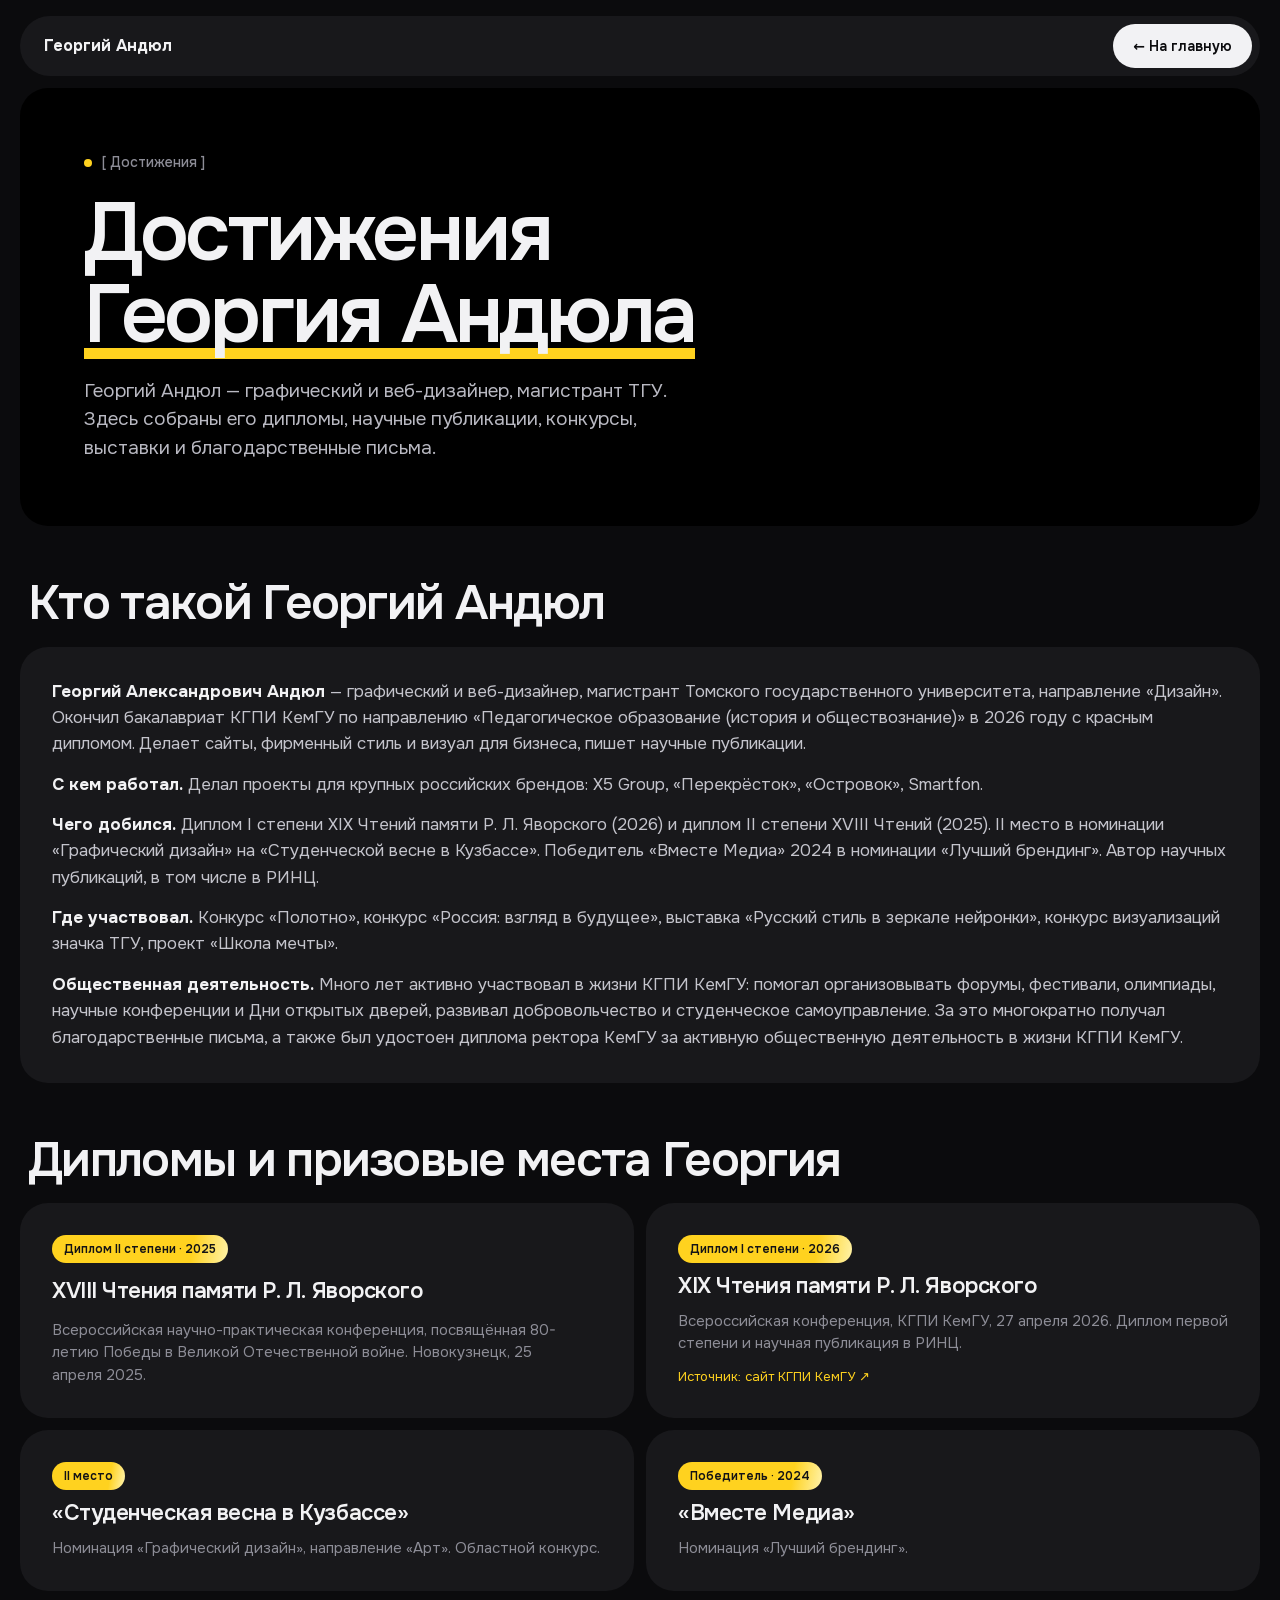
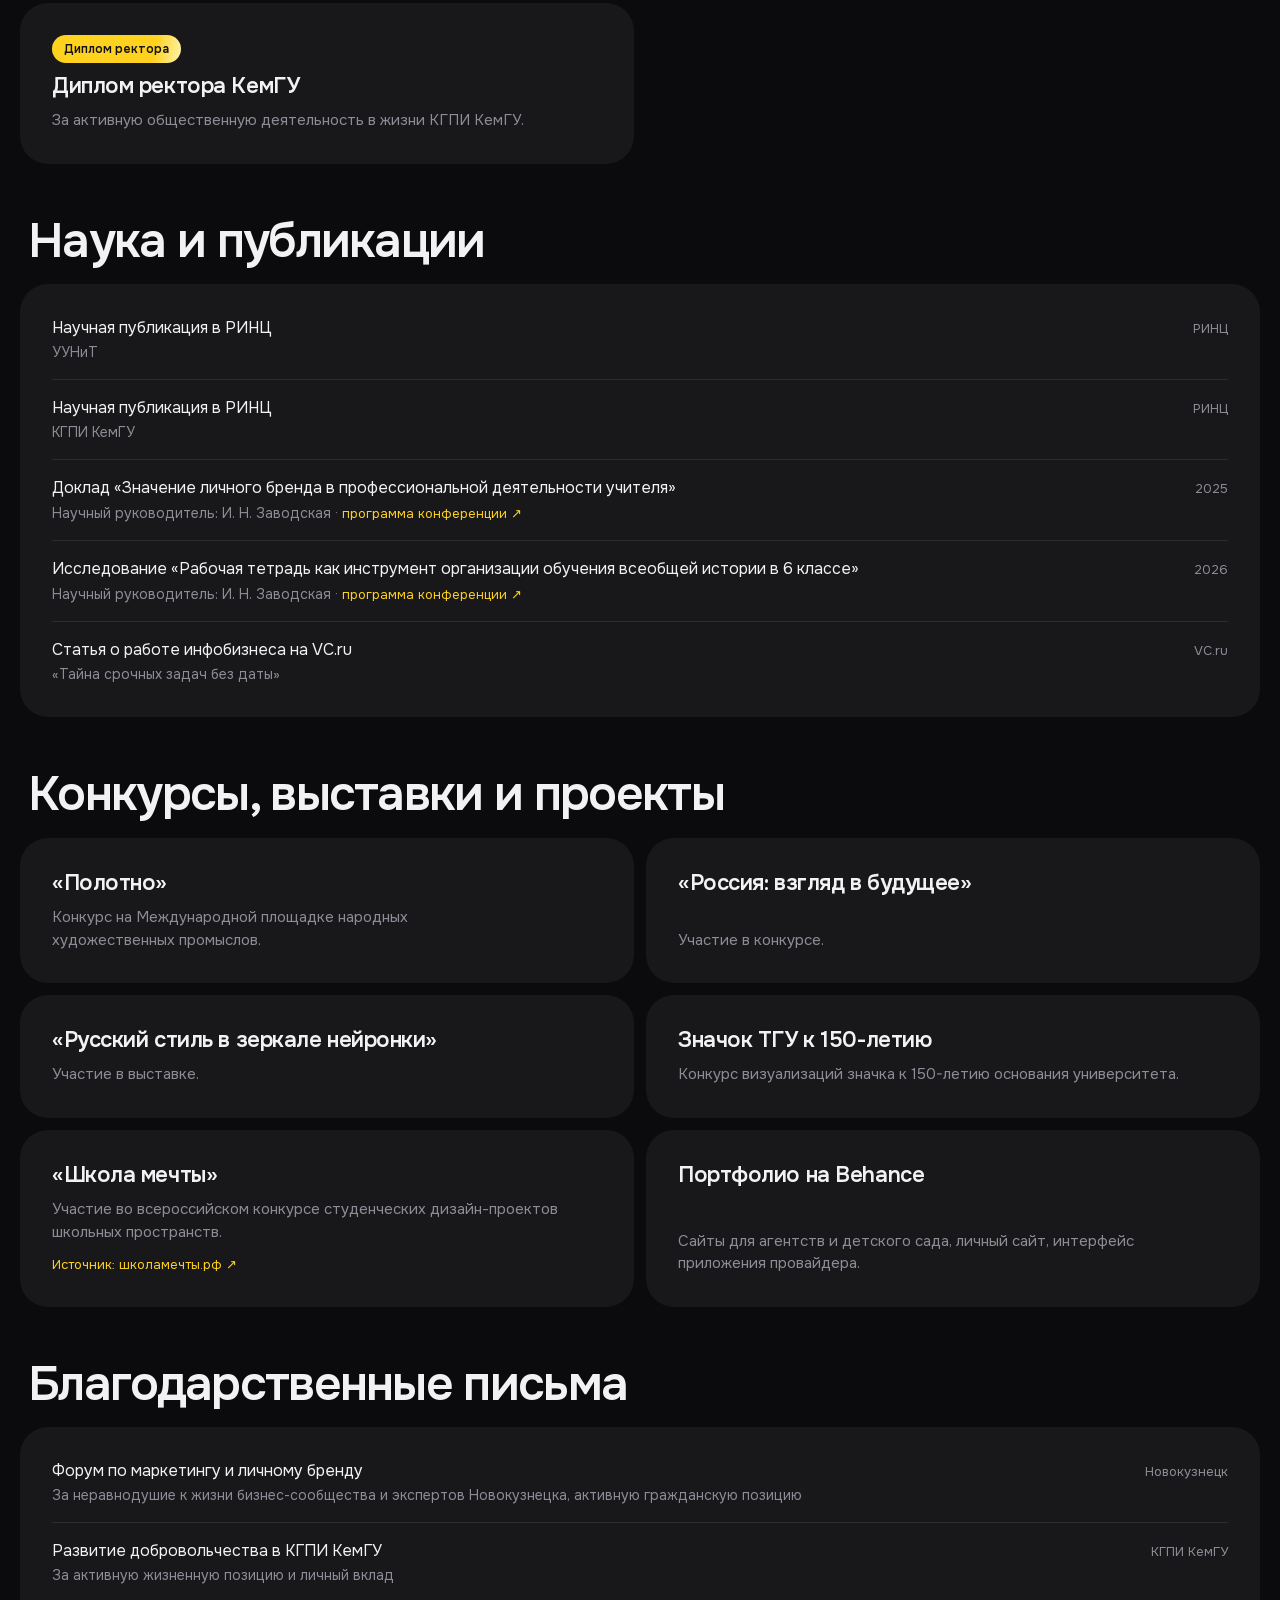
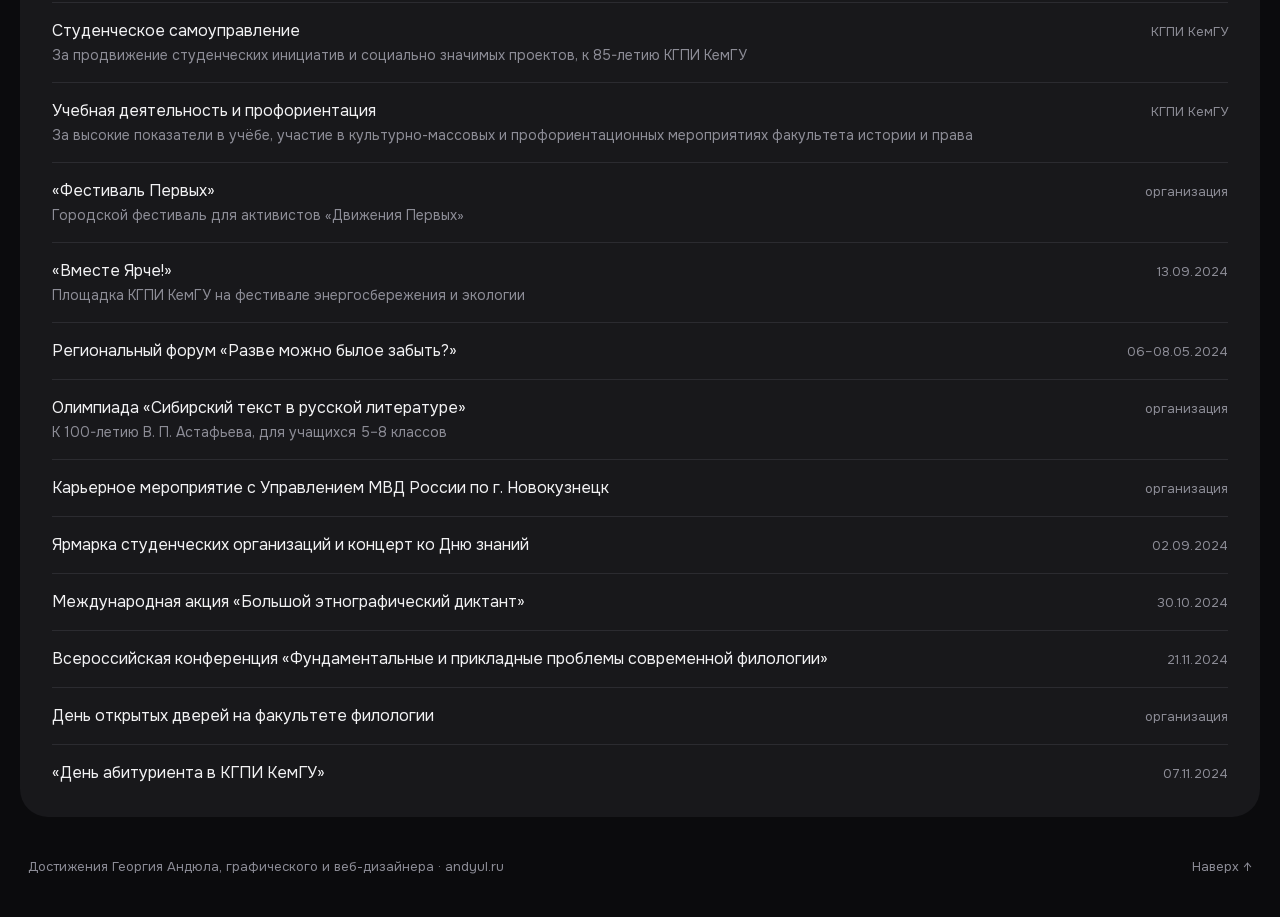
<file: achievements.html>
<!doctype html>
<html lang="ru" data-theme="dark"><head>
<meta charset="utf-8">
<meta name="viewport" content="width=device-width, initial-scale=1">
<title>Андюл Георгий — кто это: достижения, дипломы, конкурсы, публикации</title>
<meta name="description" content="Георгий Александрович Андюл — графический и веб-дизайнер, магистрант ТГУ (дизайн), выпускник КГПИ КемГУ с красным дипломом. Диплом I степени Чтений памяти Яворского, II место «Студенческой весны в Кузбассе», научные публикации, конкурсы, выставки.">
<meta name="robots" content="index,follow,max-image-preview:large">
<link rel="canonical" href="https://andyul.ru/achievements">
<meta name="theme-color" content="#0B0B0D">
<meta name="color-scheme" content="dark">
<meta name="author" content="Георгий Андюл">
<meta name="keywords" content="Георгий Андюл, Андюл Георгий, достижения Георгия Андюла, диплом, РИНЦ, КГПИ КемГУ, Чтения памяти Яворского, Студенческая весна в Кузбассе, графический дизайнер">
<meta name="referrer" content="strict-origin-when-cross-origin">
<meta http-equiv="Content-Security-Policy" content="default-src 'self'; script-src 'self' 'unsafe-inline'; style-src 'self' 'unsafe-inline'; img-src 'self' data:; font-src 'self'; connect-src 'self'; object-src 'none'; base-uri 'self'; form-action 'none'">
<meta property="og:type" content="profile">
<meta property="og:locale" content="ru_RU">
<meta property="og:site_name" content="Георгий Андюл">
<meta property="og:title" content="Андюл Георгий — кто это: достижения, дипломы, конкурсы, публикации">
<meta property="og:description" content="Георгий Александрович Андюл — графический и веб-дизайнер, магистрант ТГУ (дизайн), выпускник КГПИ КемГУ с красным дипломом. Диплом I степени Чтений памяти Яворского, II место «Студенческой весны в Кузбассе», научные публикации, конкурсы, выставки.">
<meta property="og:url" content="https://andyul.ru/achievements">
<meta property="og:image" content="https://andyul.ru/me.jpg">
<meta name="twitter:card" content="summary">
<meta name="twitter:title" content="Андюл Георгий — кто это: достижения, дипломы, конкурсы, публикации">
<meta name="twitter:description" content="Георгий Александрович Андюл — графический и веб-дизайнер, магистрант ТГУ (дизайн), выпускник КГПИ КемГУ с красным дипломом. Диплом I степени Чтений памяти Яворского, II место «Студенческой весны в Кузбассе», научные публикации, конкурсы, выставки.">
<meta name="twitter:image" content="https://andyul.ru/me.jpg">
<link rel="icon" href="/favicon.ico" sizes="any">
<link rel="icon" type="image/svg+xml" href="/favicon.svg">
<link rel="icon" type="image/png" sizes="48x48" href="/favicon-48.png">
<link rel="apple-touch-icon" sizes="180x180" href="/apple-touch-icon.png">
<link rel="manifest" href="/manifest.webmanifest">
<link rel="preload" href="/onest-lat-400.woff2" as="font" type="font/woff2" crossorigin>
<link rel="preload" href="/onest-cyr-400.woff2" as="font" type="font/woff2" crossorigin>
<link rel="stylesheet" href="/fonts.css">
<script type="application/ld+json">{"@context":"https://schema.org","@graph":[{"@type":"ProfilePage","@id":"https://andyul.ru/achievements#page","url":"https://andyul.ru/achievements","name":"Андюл Георгий — кто это: достижения, дипломы, конкурсы, публикации","inLanguage":"ru","about":{"@id":"https://andyul.ru/#person"},"mainEntity":{"@id":"https://andyul.ru/#person"},"isPartOf":{"@id":"https://andyul.ru/#website"},"citation":["https://xn--c1akev.xn--p1ai/news/chteniya-pamyati-rema-leonidovicha-yavorskogo/","https://www.instituteofeurope.ru/images/news/042026/27042026.pdf","https://www.instituteofeurope.ru/images/news/042025/25042025-2.pdf","https://xn--80aknegj6a2bc2b.xn--p1ai/"]},{"@type":"Person","@id":"https://andyul.ru/#person","name":"Георгий Андюл","givenName":"Георгий","familyName":"Андюл","alternateName":["Андюл Георгий","Георгий Александрович Андюл","Georgy Andyul"],"url":"https://andyul.ru/","image":"https://andyul.ru/me.jpg","jobTitle":"Графический и веб-дизайнер, магистрант ТГУ (дизайн)","alumniOf":{"@type":"CollegeOrUniversity","name":"Кузбасский гуманитарно-педагогический институт КемГУ"},"knowsAbout":["Графический дизайн","Веб-дизайн","Личный бренд","Брендинг","Дизайн","Работа с крупными брендами: X5 Group, Перекрёсток, Островок, Smartfon"],"award":["Диплом II степени, XVIII Чтения памяти Р. Л. Яворского, 2025","Диплом I степени, XIX Чтения памяти Р. Л. Яворского, КГПИ КемГУ, 2026","II место в номинации «Графический дизайн», «Студенческая весна в Кузбассе»","Победитель «Вместе Медиа» 2024, номинация «Лучший брендинг»","Диплом ректора КемГУ за активную общественную деятельность в жизни КГПИ КемГУ","Благодарственные письма КГПИ КемГУ за активную гражданскую позицию, добровольчество и организацию мероприятий","Красный диплом бакалавра, КГПИ КемГУ, 2026"],"sameAs":["https://xn--c1akev.xn--p1ai/news/chteniya-pamyati-rema-leonidovicha-yavorskogo/"],"description":"Графический и веб-дизайнер, магистрант Томского государственного университета (дизайн). Окончил бакалавриат КГПИ КемГУ по направлению «Педагогическое образование (история и обществознание)» в 2026 году с красным дипломом. Автор научных публикаций. Работал с крупными российскими брендами: X5 Group, Перекрёсток, Островок, Smartfon.","affiliation":{"@type":"CollegeOrUniversity","name":"Томский государственный университет"}},{"@type":"BreadcrumbList","itemListElement":[{"@type":"ListItem","position":1,"name":"Георгий Андюл","item":"https://andyul.ru/"},{"@type":"ListItem","position":2,"name":"Достижения","item":"https://andyul.ru/achievements"}]},{"@type":"FAQPage","mainEntity":[{"@type":"Question","name":"Кто такой Георгий Андюл?","acceptedAnswer":{"@type":"Answer","text":"Георгий Александрович Андюл — графический и веб-дизайнер, магистрант Томского государственного университета (дизайн). Окончил бакалавриат КГПИ КемГУ по направлению «Педагогическое образование (история и обществознание)» в 2026 году с красным дипломом."}},{"@type":"Question","name":"Чего добился Георгий Андюл?","acceptedAnswer":{"@type":"Answer","text":"Диплом I степени XIX Чтений памяти Р. Л. Яворского (2026), диплом II степени XVIII Чтений (2025), II место в номинации «Графический дизайн» на «Студенческой весне в Кузбассе», победитель «Вместе Медиа» 2024 в номинации «Лучший брендинг», научные публикации, в том числе в РИНЦ, красный диплом бакалавра. Диплом ректора КемГУ за активную общественную деятельность в жизни КГПИ КемГУ и многочисленные благодарственные письма."}},{"@type":"Question","name":"В каких конкурсах участвовал Георгий Андюл?","acceptedAnswer":{"@type":"Answer","text":"«Полотно», «Россия: взгляд в будущее», выставка «Русский стиль в зеркале нейронки», конкурс визуализаций значка ТГУ к 150-летию, проект «Школа мечты»."}},{"@type":"Question","name":"С какими брендами работал Георгий Андюл?","acceptedAnswer":{"@type":"Answer","text":"Георгий Андюл делал проекты для крупных российских брендов: X5 Group, Перекрёсток, Островок, Smartfon."}}]}]}</script>
<style>
:root{
  --bg:#0B0B0D; --card:#18181B; --soft:#232327; --ink:#F2F2F4; --mute:#8D8D97; --line:#2B2B30;
  --black:#000; --on-black:#F4F4F6; --lime:#FFD21F; --on-lime:#131316;
  --font:'Onest',system-ui,-apple-system,'Segoe UI',sans-serif; --mono:'Onest',system-ui,-apple-system,'Segoe UI',sans-serif;
  --r:28px; color-scheme:dark;
}
*{box-sizing:border-box}
body{margin:0;background:var(--bg);color:var(--ink);font-family:var(--font);font-size:16px;line-height:1.5;
  padding-block:16px 40px;padding-left:max(16px,env(safe-area-inset-left,0px));padding-right:max(16px,env(safe-area-inset-right,0px));
  -webkit-font-smoothing:antialiased}
a{color:inherit;text-decoration:none}
.wrap{max-width:1240px;margin:0 auto;display:flex;flex-direction:column;gap:12px}
h1,h2,h3{margin:0;text-wrap:balance}
p{margin:0;text-wrap:pretty}
h1{font-size:clamp(38px,6.4vw,84px);line-height:1;letter-spacing:-.04em;font-weight:600}
h2{font-size:clamp(28px,4vw,48px);line-height:1.05;letter-spacing:-.035em;font-weight:600}
h3{font-size:clamp(18px,1.8vw,22px);line-height:1.2;letter-spacing:-.02em;font-weight:600}
.label{font-family:var(--font);font-size:14px;font-weight:500;letter-spacing:0;color:var(--mute)}
.card{background:var(--card);border-radius:var(--r);padding:clamp(20px,3vw,32px);min-width:0}
:focus-visible{outline:2px solid var(--lime);outline-offset:3px}
.btn{display:inline-flex;align-items:center;height:44px;padding:0 20px;border-radius:999px;font-weight:600;font-size:14px;white-space:nowrap;background:var(--ink);color:var(--bg);transition:transform .2s}
.btn:hover{transform:translateY(-2px)}
.top{display:flex;align-items:center;justify-content:space-between;gap:16px;background:var(--card);border-radius:999px;padding:8px 8px 8px 24px}
.hero{background:var(--black);border-radius:var(--r);padding:clamp(28px,5vw,64px);display:flex;flex-direction:column;gap:20px}
.hero .lead{max-width:640px;color:#B9B9C2;font-size:clamp(16px,1.6vw,19px)}
.facts{display:grid;grid-template-columns:repeat(4,1fr);gap:12px;margin-top:12px}
.fact{border-top:1px solid rgba(255,255,255,.16);padding-top:14px;display:flex;flex-direction:column;gap:2px}
.fact b{font-size:clamp(30px,4vw,48px);line-height:1;letter-spacing:-.04em;font-weight:600;color:var(--lime)}
.fact span{font-size:13px;color:#9A9AA4}
.sec-head{padding:40px 8px 6px;display:flex;flex-direction:column;gap:12px}
.grid{display:grid;grid-template-columns:repeat(2,1fr);gap:12px}
.item{display:flex;flex-direction:column;gap:10px;justify-content:space-between}
.item p{color:var(--mute);font-size:15px}
.tag{align-self:flex-start;display:inline-flex;align-items:center;height:28px;padding:0 12px;border-radius:999px;font-size:12px;font-family:var(--mono);background:var(--soft);color:var(--mute)}
.tag.lime{background:var(--lime);color:var(--on-lime);font-weight:600}
.list{list-style:none;margin:0;padding:0}
.list li{display:flex;justify-content:space-between;align-items:baseline;gap:20px;padding:16px 0;border-top:1px solid var(--line);font-size:16px}
.list li:first-child{border-top:0;padding-top:0}
.list li:last-child{padding-bottom:0}
.list small{color:var(--mute);font-size:13px;white-space:nowrap;font-family:var(--mono)}
.list em{display:block;font-style:normal;color:var(--mute);font-size:14px;margin-top:2px}
.foot{padding:28px 8px 0;display:flex;justify-content:space-between;gap:16px;flex-wrap:wrap;color:var(--mute);font-size:13px}
@media (max-width:820px){.grid{grid-template-columns:1fr}.facts{grid-template-columns:repeat(2,1fr)}.list li{flex-direction:column;gap:4px}}
.hero h1 .hl{background:linear-gradient(var(--lime),var(--lime)) 0 92%/0 .14em no-repeat;animation:mark 1.2s .5s cubic-bezier(.2,.7,.2,1) forwards}
@keyframes mark{to{background-size:100% .14em}}
.hero .dot{display:inline-block;width:8px;height:8px;border-radius:50%;background:var(--lime);margin-right:10px;animation:pulse 1.8s ease-in-out infinite}
@keyframes pulse{50%{opacity:.25;transform:scale(.7)}}
.bio{display:flex;flex-direction:column;gap:14px;font-size:17px;line-height:1.55}.bio b{color:var(--ink)}.bio p{color:#C4C4CC}
.src{display:inline-flex;align-items:center;gap:6px;margin-top:2px;font-size:13px;color:var(--lime);font-family:var(--mono)}
.src:hover{text-decoration:underline}
.tag.lime{background-size:200% 100%;background-image:linear-gradient(100deg,var(--lime) 40%,#FFF0A0 50%,var(--lime) 60%);animation:shine 4s ease-in-out infinite}
@keyframes shine{0%,60%{background-position:100% 0}100%{background-position:-100% 0}}
.item{transition:transform .3s,background .3s}.item:hover{transform:translateY(-4px);background:#1F1F23}
@media (prefers-reduced-motion:reduce){.hero .dot,.tag.lime{animation:none}.hero h1 .hl{animation:none;background-size:100% .14em}}

/* animation: плавное появление при прокрутке */
html.js .rv{opacity:0;transform:translateY(26px);transition:opacity .75s cubic-bezier(.2,.7,.2,1),transform .75s cubic-bezier(.2,.7,.2,1);transition-delay:var(--d,0s)}
html.js .rv.in{opacity:1;transform:none}
@media (prefers-reduced-motion:reduce){html.js .rv{opacity:1;transform:none;transition:none}}
</style>
</head><body id="top">
<div class="wrap">
<div class="top"><b>Георгий Андюл</b><a class="btn" href="/">← На главную</a></div>

<section class="hero">
  <p class="label"><i class="dot"></i>[ Достижения ]</p>
  <h1>Достижения<br><span class="hl">Георгия Андюла</span></h1>
  <p class="lead">Георгий Андюл — графический и&nbsp;веб-дизайнер, магистрант ТГУ. Здесь собраны его дипломы, научные публикации, конкурсы, выставки и&nbsp;благодарственные письма.</p>
</section>

<div class="sec-head"><h2>Кто такой Георгий Андюл</h2></div>
<section class="card bio">
  <p><b>Георгий Александрович Андюл</b> — графический и&nbsp;веб-дизайнер, магистрант Томского государственного университета, направление «Дизайн». Окончил бакалавриат КГПИ КемГУ по&nbsp;направлению «Педагогическое образование (история и&nbsp;обществознание)» в&nbsp;2026 году с&nbsp;красным дипломом. Делает сайты, фирменный стиль и&nbsp;визуал для бизнеса, пишет научные публикации.</p>
  <p><b>С&nbsp;кем работал.</b> Делал проекты для крупных российских брендов: X5 Group, «Перекрёсток», «Островок», Smartfon.</p>
  <p><b>Чего добился.</b> Диплом I степени XIX Чтений памяти Р.&nbsp;Л.&nbsp;Яворского (2026) и&nbsp;диплом II степени XVIII Чтений (2025). II место в&nbsp;номинации «Графический дизайн» на&nbsp;«Студенческой весне в&nbsp;Кузбассе». Победитель «Вместе Медиа» 2024 в&nbsp;номинации «Лучший брендинг». Автор научных публикаций, в&nbsp;том числе в&nbsp;РИНЦ.</p>
  <p><b>Где участвовал.</b> Конкурс «Полотно», конкурс «Россия: взгляд в&nbsp;будущее», выставка «Русский стиль в&nbsp;зеркале нейронки», конкурс визуализаций значка ТГУ, проект «Школа мечты».</p>
  <p><b>Общественная деятельность.</b> Много лет активно участвовал в&nbsp;жизни КГПИ КемГУ: помогал организовывать форумы, фестивали, олимпиады, научные конференции и&nbsp;Дни открытых дверей, развивал добровольчество и&nbsp;студенческое самоуправление. За&nbsp;это многократно получал благодарственные письма, а&nbsp;также был удостоен диплома ректора КемГУ за&nbsp;активную общественную деятельность в&nbsp;жизни КГПИ КемГУ.</p>
</section>

<div class="sec-head"><h2>Дипломы и&nbsp;призовые места Георгия</h2></div>
<section class="grid">
  <article class="card item"><span class="tag lime">Диплом II степени · 2025</span><h3>XVIII Чтения памяти Р.&nbsp;Л.&nbsp;Яворского</h3><p>Всероссийская научно-практическая конференция, посвящённая 80-летию Победы в&nbsp;Великой Отечественной войне. Новокузнецк, 25 апреля 2025.</p></article>
  <article class="card item"><span class="tag lime">Диплом I степени · 2026</span><h3>XIX Чтения памяти Р.&nbsp;Л.&nbsp;Яворского</h3><p>Всероссийская конференция, КГПИ КемГУ, 27 апреля 2026. Диплом первой степени и&nbsp;научная публикация в&nbsp;РИНЦ.</p><a class="src" href="https://xn--c1akev.xn--p1ai/news/chteniya-pamyati-rema-leonidovicha-yavorskogo/" target="_blank" rel="noopener">Источник: сайт КГПИ КемГУ ↗</a></article>
  <article class="card item"><span class="tag lime">II место</span><h3>«Студенческая весна в&nbsp;Кузбассе»</h3><p>Номинация «Графический дизайн», направление «Арт». Областной конкурс.</p></article>
  <article class="card item"><span class="tag lime">Победитель · 2024</span><h3>«Вместе Медиа»</h3><p>Номинация «Лучший брендинг».</p></article>
  <article class="card item"><span class="tag lime">Диплом ректора</span><h3>Диплом ректора КемГУ</h3><p>За активную общественную деятельность в&nbsp;жизни КГПИ КемГУ.</p></article>
</section>

<div class="sec-head"><h2>Наука и&nbsp;публикации</h2></div>
<section class="card">
  <ul class="list">
    <li><span>Научная публикация в&nbsp;РИНЦ<em>УУНиТ</em></span><small>РИНЦ</small></li>
    <li><span>Научная публикация в&nbsp;РИНЦ<em>КГПИ КемГУ</em></span><small>РИНЦ</small></li>
    <li><span>Доклад «Значение личного бренда в&nbsp;профессиональной деятельности учителя»<em>Научный руководитель: И.&nbsp;Н.&nbsp;Заводская · <a class="src" href="https://www.instituteofeurope.ru/images/news/042025/25042025-2.pdf" target="_blank" rel="noopener">программа конференции ↗</a></em></span><small>2025</small></li>
    <li><span>Исследование «Рабочая тетрадь как инструмент организации обучения всеобщей истории в&nbsp;6 классе»<em>Научный руководитель: И.&nbsp;Н.&nbsp;Заводская · <a class="src" href="https://www.instituteofeurope.ru/images/news/042026/27042026.pdf" target="_blank" rel="noopener">программа конференции ↗</a></em></span><small>2026</small></li>
    <li><span>Статья о&nbsp;работе инфобизнеса на&nbsp;VC.ru<em>«Тайна срочных задач без даты»</em></span><small>VC.ru</small></li>
  </ul>
</section>

<div class="sec-head"><h2>Конкурсы, выставки и&nbsp;проекты</h2></div>
<section class="grid">
  <article class="card item"><h3>«Полотно»</h3><p>Конкурс на&nbsp;Международной площадке народных художественных промыслов.</p></article>
  <article class="card item"><h3>«Россия: взгляд в&nbsp;будущее»</h3><p>Участие в&nbsp;конкурсе.</p></article>
  <article class="card item"><h3>«Русский стиль в&nbsp;зеркале нейронки»</h3><p>Участие в&nbsp;выставке.</p></article>
  <article class="card item"><h3>Значок ТГУ к&nbsp;150-летию</h3><p>Конкурс визуализаций значка к&nbsp;150-летию основания университета.</p></article>
  <article class="card item"><h3>«Школа мечты»</h3><p>Участие во&nbsp;всероссийском конкурсе студенческих дизайн-проектов школьных пространств.</p><a class="src" href="https://xn--80aknegj6a2bc2b.xn--p1ai/" target="_blank" rel="noopener">Источник: школамечты.рф ↗</a></article>
  <article class="card item"><h3>Портфолио на&nbsp;Behance</h3><p>Сайты для агентств и&nbsp;детского сада, личный сайт, интерфейс приложения провайдера.</p></article>
</section>

<div class="sec-head"><h2>Благодарственные письма</h2></div>
<section class="card">
  <ul class="list">
    <li><span>Форум по&nbsp;маркетингу и&nbsp;личному бренду<em>За неравнодушие к&nbsp;жизни бизнес-сообщества и&nbsp;экспертов Новокузнецка, активную гражданскую позицию</em></span><small>Новокузнецк</small></li>
    <li><span>Развитие добровольчества в&nbsp;КГПИ КемГУ<em>За активную жизненную позицию и&nbsp;личный вклад</em></span><small>КГПИ КемГУ</small></li>
    <li><span>Студенческое самоуправление<em>За продвижение студенческих инициатив и&nbsp;социально значимых проектов, к&nbsp;85-летию КГПИ КемГУ</em></span><small>КГПИ КемГУ</small></li>
    <li><span>Учебная деятельность и&nbsp;профориентация<em>За высокие показатели в&nbsp;учёбе, участие в&nbsp;культурно-массовых и&nbsp;профориентационных мероприятиях факультета истории и&nbsp;права</em></span><small>КГПИ КемГУ</small></li>
    <li><span>«Фестиваль Первых»<em>Городской фестиваль для активистов «Движения Первых»</em></span><small>организация</small></li>
    <li><span>«Вместе Ярче!»<em>Площадка КГПИ КемГУ на&nbsp;фестивале энергосбережения и&nbsp;экологии</em></span><small>13.09.2024</small></li>
    <li><span>Региональный форум «Разве можно былое забыть?»</span><small>06–08.05.2024</small></li>
    <li><span>Олимпиада «Сибирский текст в&nbsp;русской литературе»<em>К&nbsp;100-летию В.&nbsp;П.&nbsp;Астафьева, для учащихся 5–8 классов</em></span><small>организация</small></li>
    <li><span>Карьерное мероприятие с&nbsp;Управлением МВД России по&nbsp;г.&nbsp;Новокузнецк</span><small>организация</small></li>
    <li><span>Ярмарка студенческих организаций и&nbsp;концерт ко&nbsp;Дню знаний</span><small>02.09.2024</small></li>
    <li><span>Международная акция «Большой этнографический диктант»</span><small>30.10.2024</small></li>
    <li><span>Всероссийская конференция «Фундаментальные и&nbsp;прикладные проблемы современной филологии»</span><small>21.11.2024</small></li>
    <li><span>День открытых дверей на&nbsp;факультете филологии</span><small>организация</small></li>
    <li><span>«День абитуриента в&nbsp;КГПИ КемГУ»</span><small>07.11.2024</small></li>
  </ul>
</section>

<div class="foot"><span>Достижения Георгия Андюла, графического и&nbsp;веб-дизайнера · <a href="/">andyul.ru</a></span><a href="#top">Наверх ↑</a></div>
</div>
<script>
(function(){var d=document,h=d.documentElement;h.classList.add('js');
var rm=matchMedia('(prefers-reduced-motion:reduce)').matches;
var els=[].slice.call(d.querySelectorAll('.hero>*,.sec-head,.grid>.card,section.card,.foot')).filter(function(e){return !e.parentElement.closest('.rv')});
els.forEach(function(e){e.classList.add('rv');var i=[].indexOf.call(e.parentElement.children,e);e.style.setProperty('--d',Math.min(i,5)*.08+'s')});
function count(b){var t=parseInt(b.textContent,10);if(!t||rm)return;var s=null;(function f(ts){if(s===null)s=ts;var p=Math.min((ts-s)/1100,1);b.textContent=Math.round(t*(1-Math.pow(1-p,3)));if(p<1)requestAnimationFrame(f)})(performance.now())}
if(!('IntersectionObserver' in window)||rm){els.forEach(function(e){e.classList.add('in')});return}
var io=new IntersectionObserver(function(es){es.forEach(function(x){if(x.isIntersecting){x.target.classList.add('in');var b=x.target.matches('.fact')?x.target.querySelector('b'):null;if(b)count(b);io.unobserve(x.target)}})},{threshold:.12,rootMargin:'0px 0px -6% 0px'});
els.forEach(function(e){io.observe(e)});
})();
</script>
</body></html>
</file>
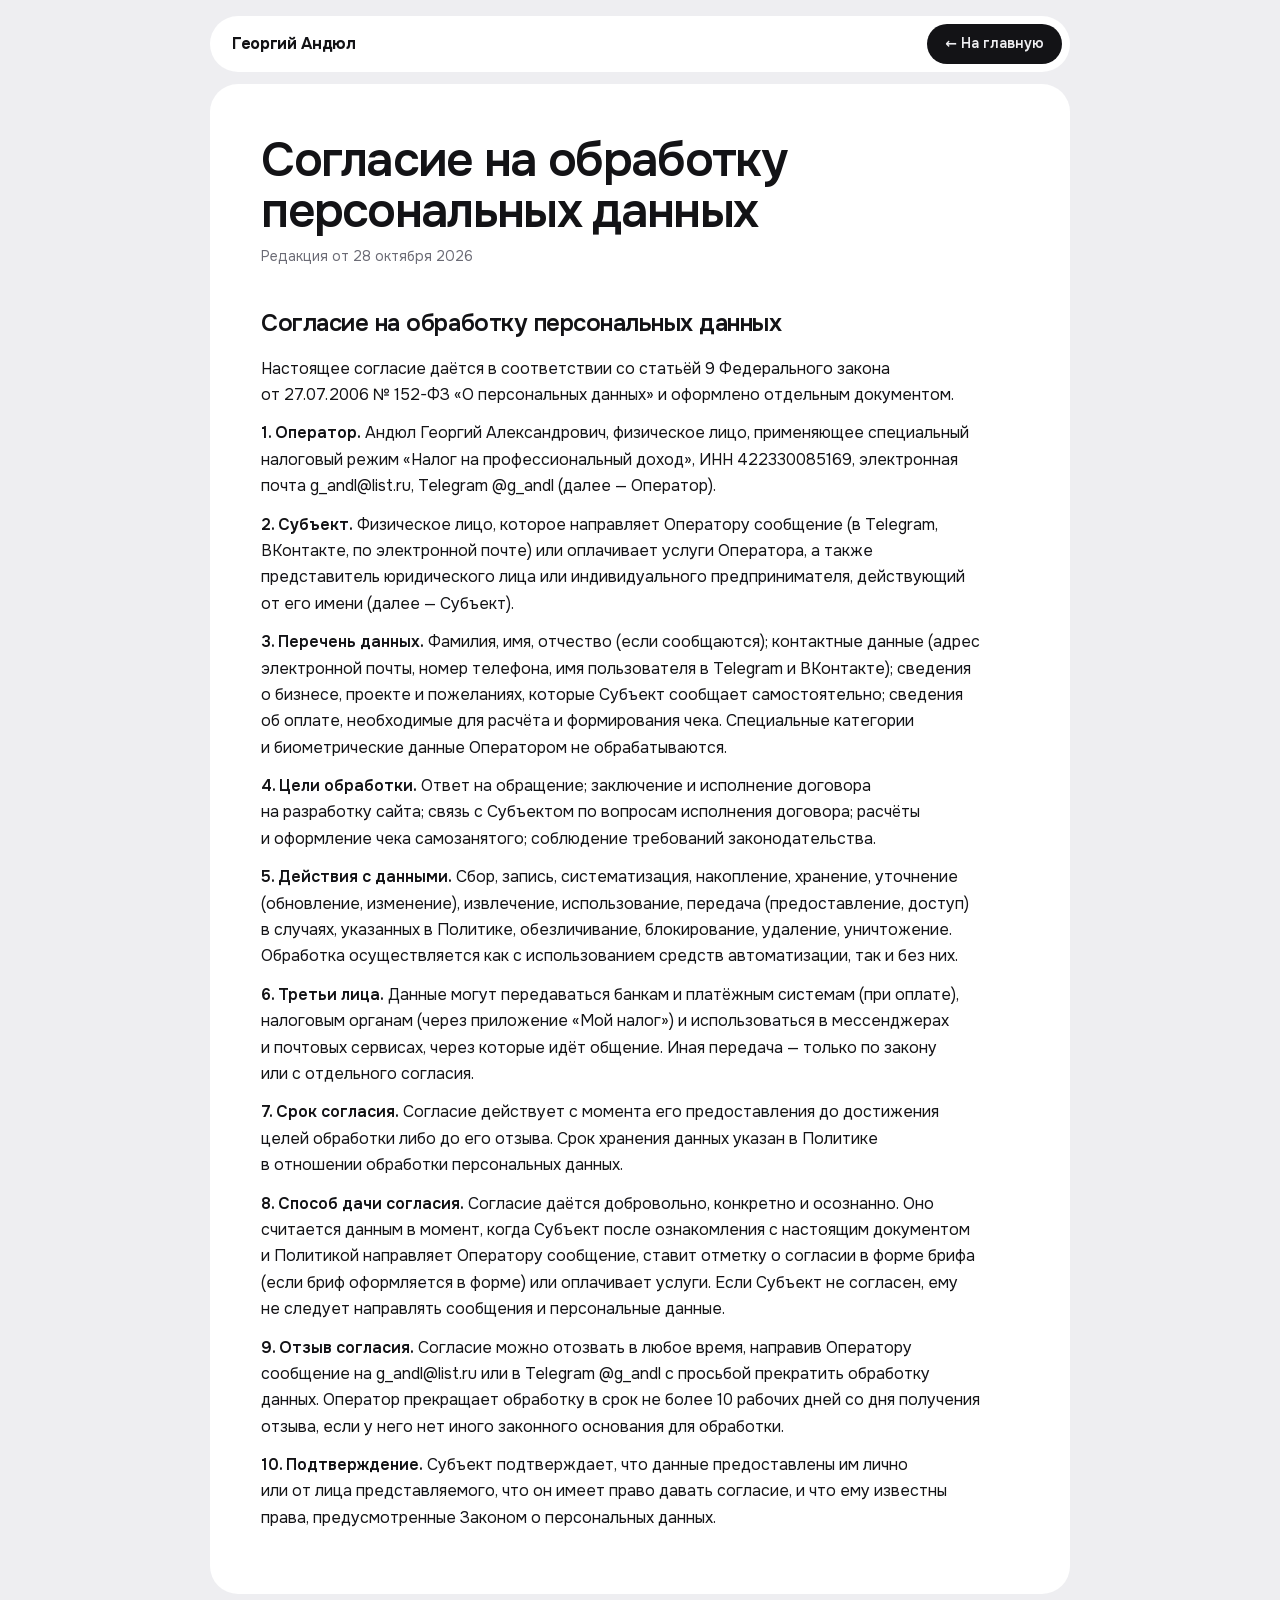
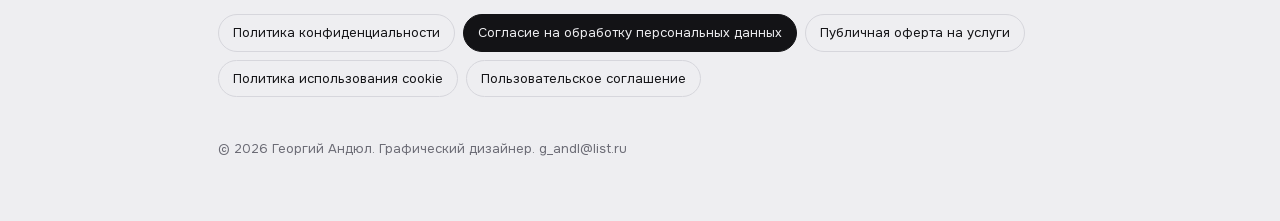
<file: consent.html>
<!doctype html>
<html lang="ru"><head><meta charset="utf-8"><meta name="viewport" content="width=device-width,initial-scale=1,viewport-fit=cover">
<title>Согласие на обработку персональных данных — Георгий Андюл</title>
<link rel="icon" href="/favicon.ico" sizes="any">
<link rel="icon" type="image/svg+xml" href="/favicon.svg">
<link rel="icon" type="image/png" sizes="48x48" href="/favicon-48.png">
<link rel="icon" type="image/png" sizes="32x32" href="/favicon-32.png">
<link rel="apple-touch-icon" sizes="180x180" href="/apple-touch-icon.png">
<link rel="manifest" href="/manifest.webmanifest">
<link rel="canonical" href="https://andyul.ru/consent">
<link rel="stylesheet" href="/fonts.css">
<style>
:root{--bg:#EEEEF1;--card:#FFFFFF;--ink:#131316;--mute:#6B6B75;--line:#D6D6DC;--font:'Onest',system-ui,-apple-system,'Segoe UI',sans-serif}
@media (prefers-color-scheme: dark){:root:not([data-theme="light"]){--bg:#0B0B0D;--card:#18181B;--ink:#F2F2F4;--mute:#9A9AA4;--line:#2B2B30;color-scheme:dark}}
:root[data-theme="dark"]{--bg:#0B0B0D;--card:#18181B;--ink:#F2F2F4;--mute:#9A9AA4;--line:#2B2B30;color-scheme:dark}
*{box-sizing:border-box}
body{margin:0;background:var(--bg);color:var(--ink);font-family:var(--font);font-size:16px;line-height:1.65;padding-block:16px 40px;padding-left:max(16px,env(safe-area-inset-left,0px));padding-right:max(16px,env(safe-area-inset-right,0px));-webkit-font-smoothing:antialiased}
.wrap{max-width:860px;margin:0 auto;display:flex;flex-direction:column;gap:12px}
.top{display:flex;justify-content:space-between;align-items:center;gap:12px;background:var(--card);border-radius:999px;padding:8px 8px 8px 22px}
.top b{letter-spacing:-.02em}
.btn{display:inline-flex;align-items:center;height:40px;padding:0 18px;border-radius:999px;background:var(--ink);color:var(--bg);font-weight:600;font-size:14px;text-decoration:none;white-space:nowrap}
article{background:var(--card);border-radius:28px;padding:clamp(24px,4vw,56px)}
h1{margin:0 0 8px;font-size:clamp(28px,4.6vw,48px);line-height:1.06;letter-spacing:-.035em;font-weight:600;text-wrap:balance}
h2{margin:36px 0 12px;font-size:clamp(19px,2.2vw,24px);letter-spacing:-.02em;font-weight:600}
.date{color:var(--mute);font-size:14px;margin:0 0 20px}
article p{margin:0 0 12px;max-width:72ch;text-wrap:pretty}
article p.li{padding-left:1.1em;position:relative}
article p.li::before{content:"—";position:absolute;left:0;color:var(--mute)}
article b{font-weight:600}
.nav{display:flex;flex-wrap:wrap;gap:8px;padding:8px}
.nav a{font-size:13px;padding:7px 14px;border:1px solid var(--line);border-radius:999px;color:var(--ink);text-decoration:none}
.nav a[aria-current]{background:var(--ink);color:var(--bg);border-color:var(--ink)}
.foot{color:var(--mute);font-size:13px;padding:8px}
a:focus-visible{outline:2px solid var(--ink);outline-offset:3px}
</style></head><body><div class="wrap">
<div class="top"><b>Георгий Андюл</b><a class="btn" href="/">← На главную</a></div>
<article><h1>Согласие на обработку персональных данных</h1><p class="date">Редакция от 28 октября 2026</p>
<h2>Согласие на обработку персональных данных</h2><p>Настоящее согласие даётся в соответствии со статьёй 9 Федерального закона от 27.07.2006 № 152-ФЗ «О персональных данных» и оформлено отдельным документом.</p><p><b>1. Оператор.</b> Андюл Георгий Александрович, физическое лицо, применяющее специальный налоговый режим «Налог на профессиональный доход», ИНН 422330085169, электронная почта g_andl@list.ru, Telegram @g_andl (далее — Оператор).</p><p><b>2. Субъект.</b> Физическое лицо, которое направляет Оператору сообщение (в Telegram, ВКонтакте, по электронной почте) или оплачивает услуги Оператора, а также представитель юридического лица или индивидуального предпринимателя, действующий от его имени (далее — Субъект).</p><p><b>3. Перечень данных.</b> Фамилия, имя, отчество (если сообщаются); контактные данные (адрес электронной почты, номер телефона, имя пользователя в Telegram и ВКонтакте); сведения о бизнесе, проекте и пожеланиях, которые Субъект сообщает самостоятельно; сведения об оплате, необходимые для расчёта и формирования чека. Специальные категории и биометрические данные Оператором не обрабатываются.</p><p><b>4. Цели обработки.</b> Ответ на обращение; заключение и исполнение договора на разработку сайта; связь с Субъектом по вопросам исполнения договора; расчёты и оформление чека самозанятого; соблюдение требований законодательства.</p><p><b>5. Действия с данными.</b> Сбор, запись, систематизация, накопление, хранение, уточнение (обновление, изменение), извлечение, использование, передача (предоставление, доступ) в случаях, указанных в Политике, обезличивание, блокирование, удаление, уничтожение. Обработка осуществляется как с использованием средств автоматизации, так и без них.</p><p><b>6. Третьи лица.</b> Данные могут передаваться банкам и платёжным системам (при оплате), налоговым органам (через приложение «Мой налог») и использоваться в мессенджерах и почтовых сервисах, через которые идёт общение. Иная передача — только по закону или с отдельного согласия.</p><p><b>7. Срок согласия.</b> Согласие действует с момента его предоставления до достижения целей обработки либо до его отзыва. Срок хранения данных указан в Политике в отношении обработки персональных данных.</p><p><b>8. Способ дачи согласия.</b> Согласие даётся добровольно, конкретно и осознанно. Оно считается данным в момент, когда Субъект после ознакомления с настоящим документом и Политикой направляет Оператору сообщение, ставит отметку о согласии в форме брифа (если бриф оформляется в форме) или оплачивает услуги. Если Субъект не согласен, ему не следует направлять сообщения и персональные данные.</p><p><b>9. Отзыв согласия.</b> Согласие можно отозвать в любое время, направив Оператору сообщение на g_andl@list.ru или в Telegram @g_andl с просьбой прекратить обработку данных. Оператор прекращает обработку в срок не более 10 рабочих дней со дня получения отзыва, если у него нет иного законного основания для обработки.</p><p><b>10. Подтверждение.</b> Субъект подтверждает, что данные предоставлены им лично или от лица представляемого, что он имеет право давать согласие, и что ему известны права, предусмотренные Законом о персональных данных.</p>
</article>
<nav class="nav" aria-label="Документы"><a href="/privacy">Политика конфиденциальности</a><a href="/consent" aria-current="page">Согласие на обработку персональных данных</a><a href="/offer">Публичная оферта на услуги</a><a href="/cookies">Политика использования cookie</a><a href="/terms">Пользовательское соглашение</a></nav>
<p class="foot">© 2026 Георгий Андюл. Графический дизайнер. g_andl@list.ru</p>
</div></body></html>
</file>
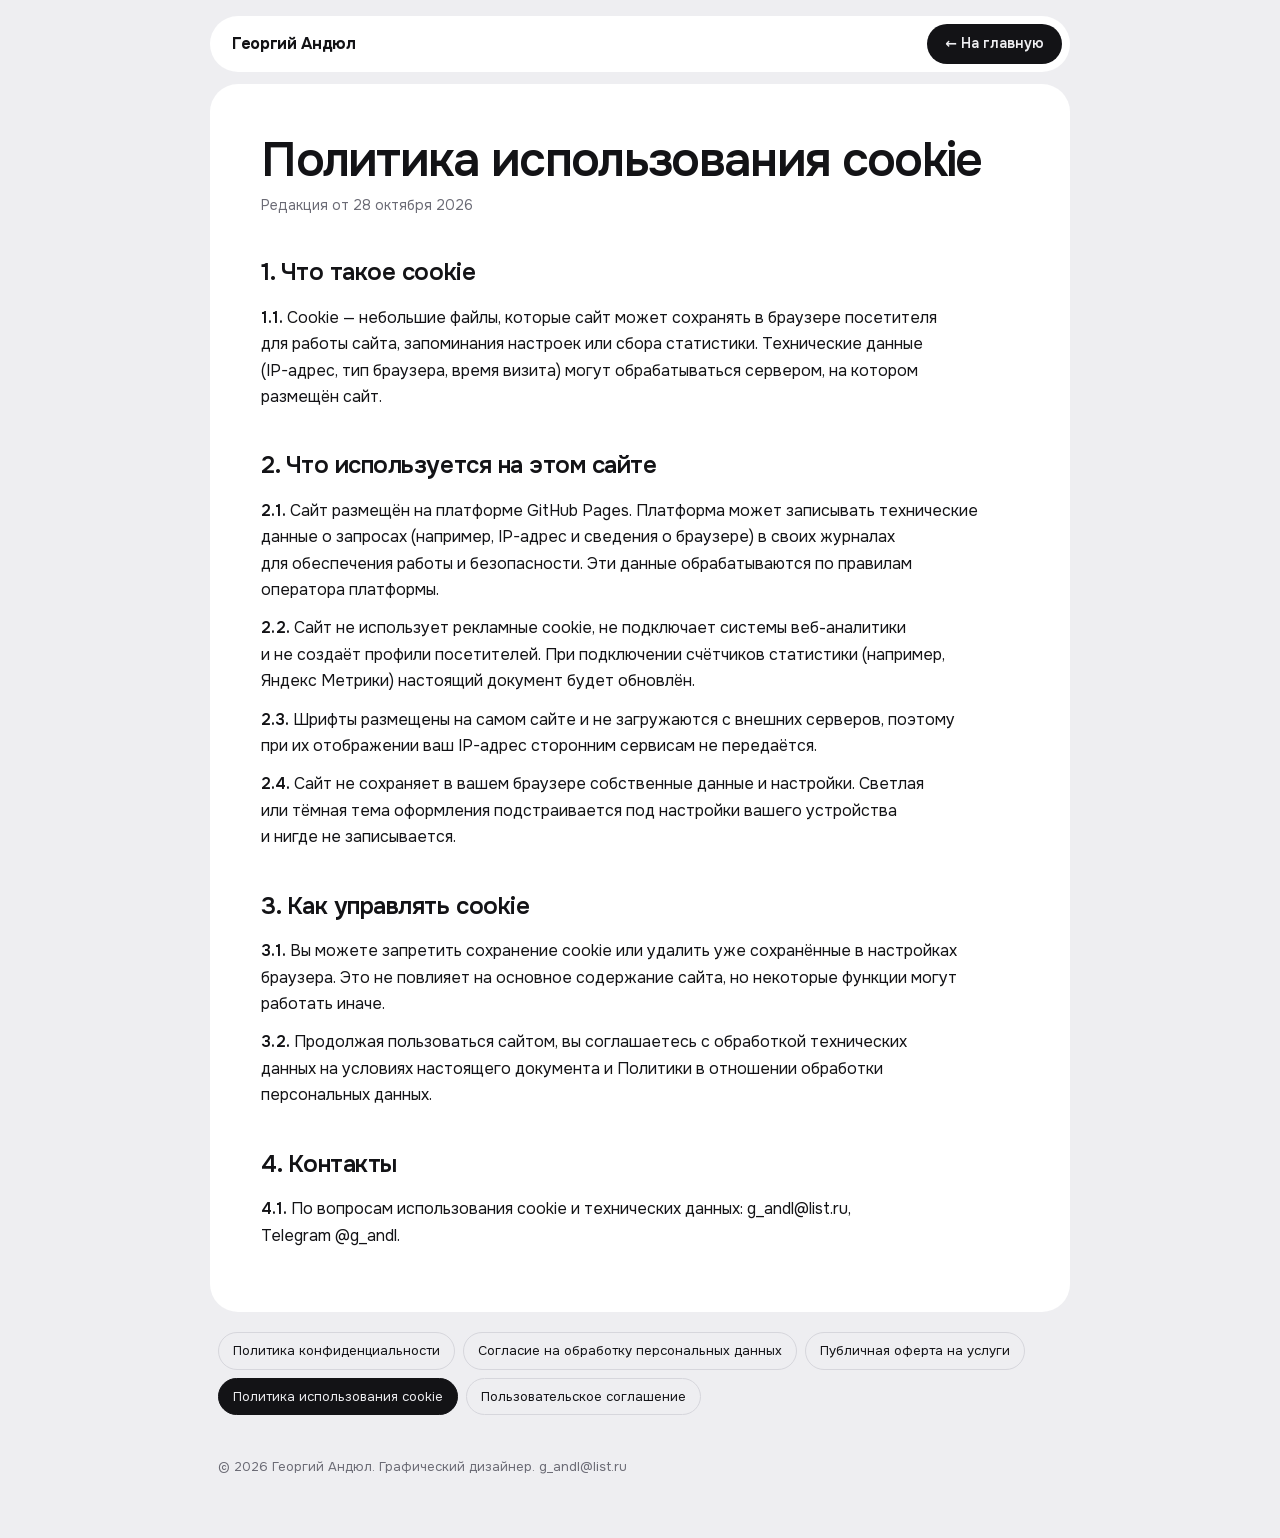
<file: cookies.html>
<!doctype html>
<html lang="ru"><head><meta charset="utf-8"><meta name="viewport" content="width=device-width,initial-scale=1,viewport-fit=cover">
<title>Политика использования cookie — Георгий Андюл</title>
<link rel="icon" href="/favicon.ico" sizes="any">
<link rel="icon" type="image/svg+xml" href="/favicon.svg">
<link rel="icon" type="image/png" sizes="48x48" href="/favicon-48.png">
<link rel="icon" type="image/png" sizes="32x32" href="/favicon-32.png">
<link rel="apple-touch-icon" sizes="180x180" href="/apple-touch-icon.png">
<link rel="manifest" href="/manifest.webmanifest">
<link rel="canonical" href="https://andyul.ru/cookies">
<link rel="stylesheet" href="/fonts.css">
<style>
:root{--bg:#EEEEF1;--card:#FFFFFF;--ink:#131316;--mute:#6B6B75;--line:#D6D6DC;--font:'Onest',system-ui,-apple-system,'Segoe UI',sans-serif}
@media (prefers-color-scheme: dark){:root:not([data-theme="light"]){--bg:#0B0B0D;--card:#18181B;--ink:#F2F2F4;--mute:#9A9AA4;--line:#2B2B30;color-scheme:dark}}
:root[data-theme="dark"]{--bg:#0B0B0D;--card:#18181B;--ink:#F2F2F4;--mute:#9A9AA4;--line:#2B2B30;color-scheme:dark}
*{box-sizing:border-box}
body{margin:0;background:var(--bg);color:var(--ink);font-family:var(--font);font-size:16px;line-height:1.65;padding-block:16px 40px;padding-left:max(16px,env(safe-area-inset-left,0px));padding-right:max(16px,env(safe-area-inset-right,0px));-webkit-font-smoothing:antialiased}
.wrap{max-width:860px;margin:0 auto;display:flex;flex-direction:column;gap:12px}
.top{display:flex;justify-content:space-between;align-items:center;gap:12px;background:var(--card);border-radius:999px;padding:8px 8px 8px 22px}
.top b{letter-spacing:-.02em}
.btn{display:inline-flex;align-items:center;height:40px;padding:0 18px;border-radius:999px;background:var(--ink);color:var(--bg);font-weight:600;font-size:14px;text-decoration:none;white-space:nowrap}
article{background:var(--card);border-radius:28px;padding:clamp(24px,4vw,56px)}
h1{margin:0 0 8px;font-size:clamp(28px,4.6vw,48px);line-height:1.06;letter-spacing:-.035em;font-weight:600;text-wrap:balance}
h2{margin:36px 0 12px;font-size:clamp(19px,2.2vw,24px);letter-spacing:-.02em;font-weight:600}
.date{color:var(--mute);font-size:14px;margin:0 0 20px}
article p{margin:0 0 12px;max-width:72ch;text-wrap:pretty}
article p.li{padding-left:1.1em;position:relative}
article p.li::before{content:"—";position:absolute;left:0;color:var(--mute)}
article b{font-weight:600}
.nav{display:flex;flex-wrap:wrap;gap:8px;padding:8px}
.nav a{font-size:13px;padding:7px 14px;border:1px solid var(--line);border-radius:999px;color:var(--ink);text-decoration:none}
.nav a[aria-current]{background:var(--ink);color:var(--bg);border-color:var(--ink)}
.foot{color:var(--mute);font-size:13px;padding:8px}
a:focus-visible{outline:2px solid var(--ink);outline-offset:3px}
</style></head><body><div class="wrap">
<div class="top"><b>Георгий Андюл</b><a class="btn" href="/">← На главную</a></div>
<article><h1>Политика использования cookie</h1><p class="date">Редакция от 28 октября 2026</p>
<h2>1. Что такое cookie</h2><p><b>1.1.</b> Cookie — небольшие файлы, которые сайт может сохранять в браузере посетителя для работы сайта, запоминания настроек или сбора статистики. Технические данные (IP-адрес, тип браузера, время визита) могут обрабатываться сервером, на котором размещён сайт.</p><h2>2. Что используется на этом сайте</h2><p><b>2.1.</b> Сайт размещён на платформе GitHub Pages. Платформа может записывать технические данные о запросах (например, IP-адрес и сведения о браузере) в своих журналах для обеспечения работы и безопасности. Эти данные обрабатываются по правилам оператора платформы.</p><p><b>2.2.</b> Сайт не использует рекламные cookie, не подключает системы веб-аналитики и не создаёт профили посетителей. При подключении счётчиков статистики (например, Яндекс Метрики) настоящий документ будет обновлён.</p><p><b>2.3.</b> Шрифты размещены на самом сайте и не загружаются с внешних серверов, поэтому при их отображении ваш IP-адрес сторонним сервисам не передаётся.</p><p><b>2.4.</b> Сайт не сохраняет в вашем браузере собственные данные и настройки. Светлая или тёмная тема оформления подстраивается под настройки вашего устройства и нигде не записывается.</p><h2>3. Как управлять cookie</h2><p><b>3.1.</b> Вы можете запретить сохранение cookie или удалить уже сохранённые в настройках браузера. Это не повлияет на основное содержание сайта, но некоторые функции могут работать иначе.</p><p><b>3.2.</b> Продолжая пользоваться сайтом, вы соглашаетесь с обработкой технических данных на условиях настоящего документа и Политики в отношении обработки персональных данных.</p><h2>4. Контакты</h2><p><b>4.1.</b> По вопросам использования cookie и технических данных: g_andl@list.ru, Telegram @g_andl.</p>
</article>
<nav class="nav" aria-label="Документы"><a href="/privacy">Политика конфиденциальности</a><a href="/consent">Согласие на обработку персональных данных</a><a href="/offer">Публичная оферта на услуги</a><a href="/cookies" aria-current="page">Политика использования cookie</a><a href="/terms">Пользовательское соглашение</a></nav>
<p class="foot">© 2026 Георгий Андюл. Графический дизайнер. g_andl@list.ru</p>
</div></body></html>
</file>
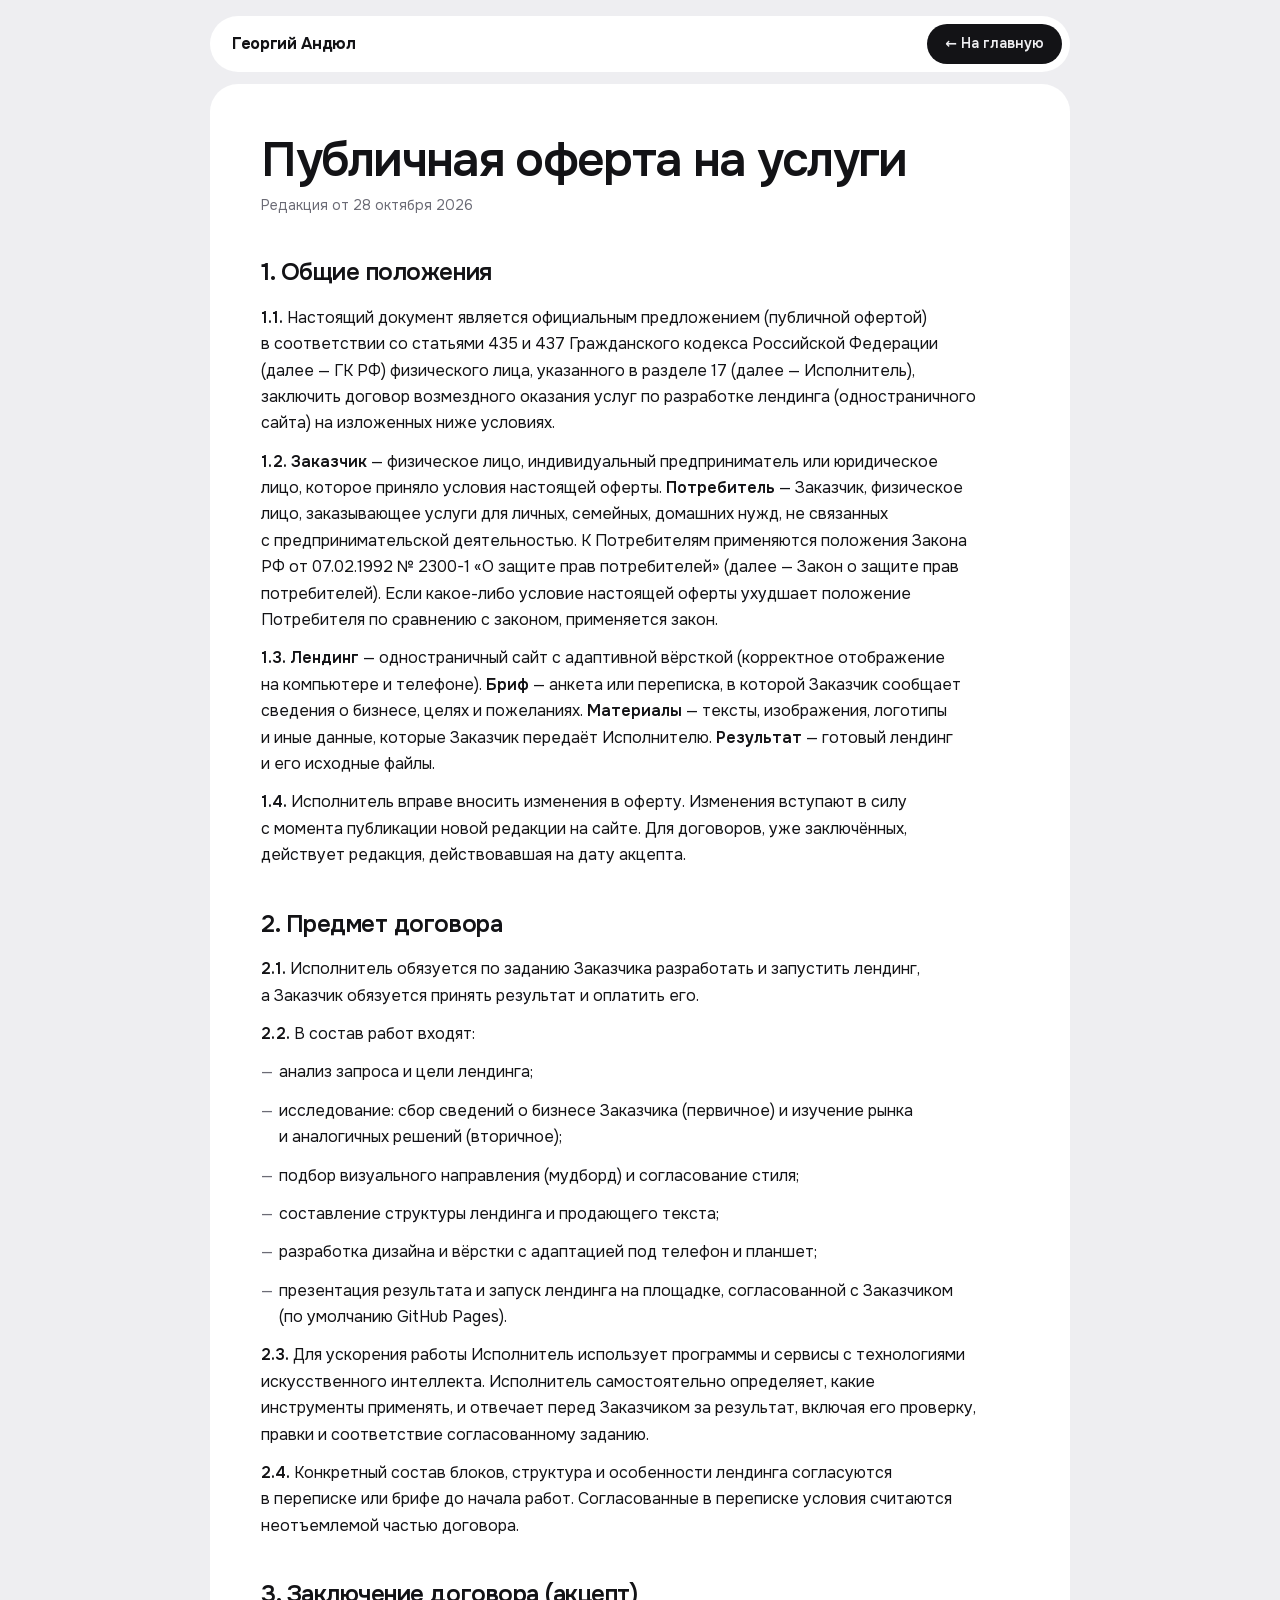
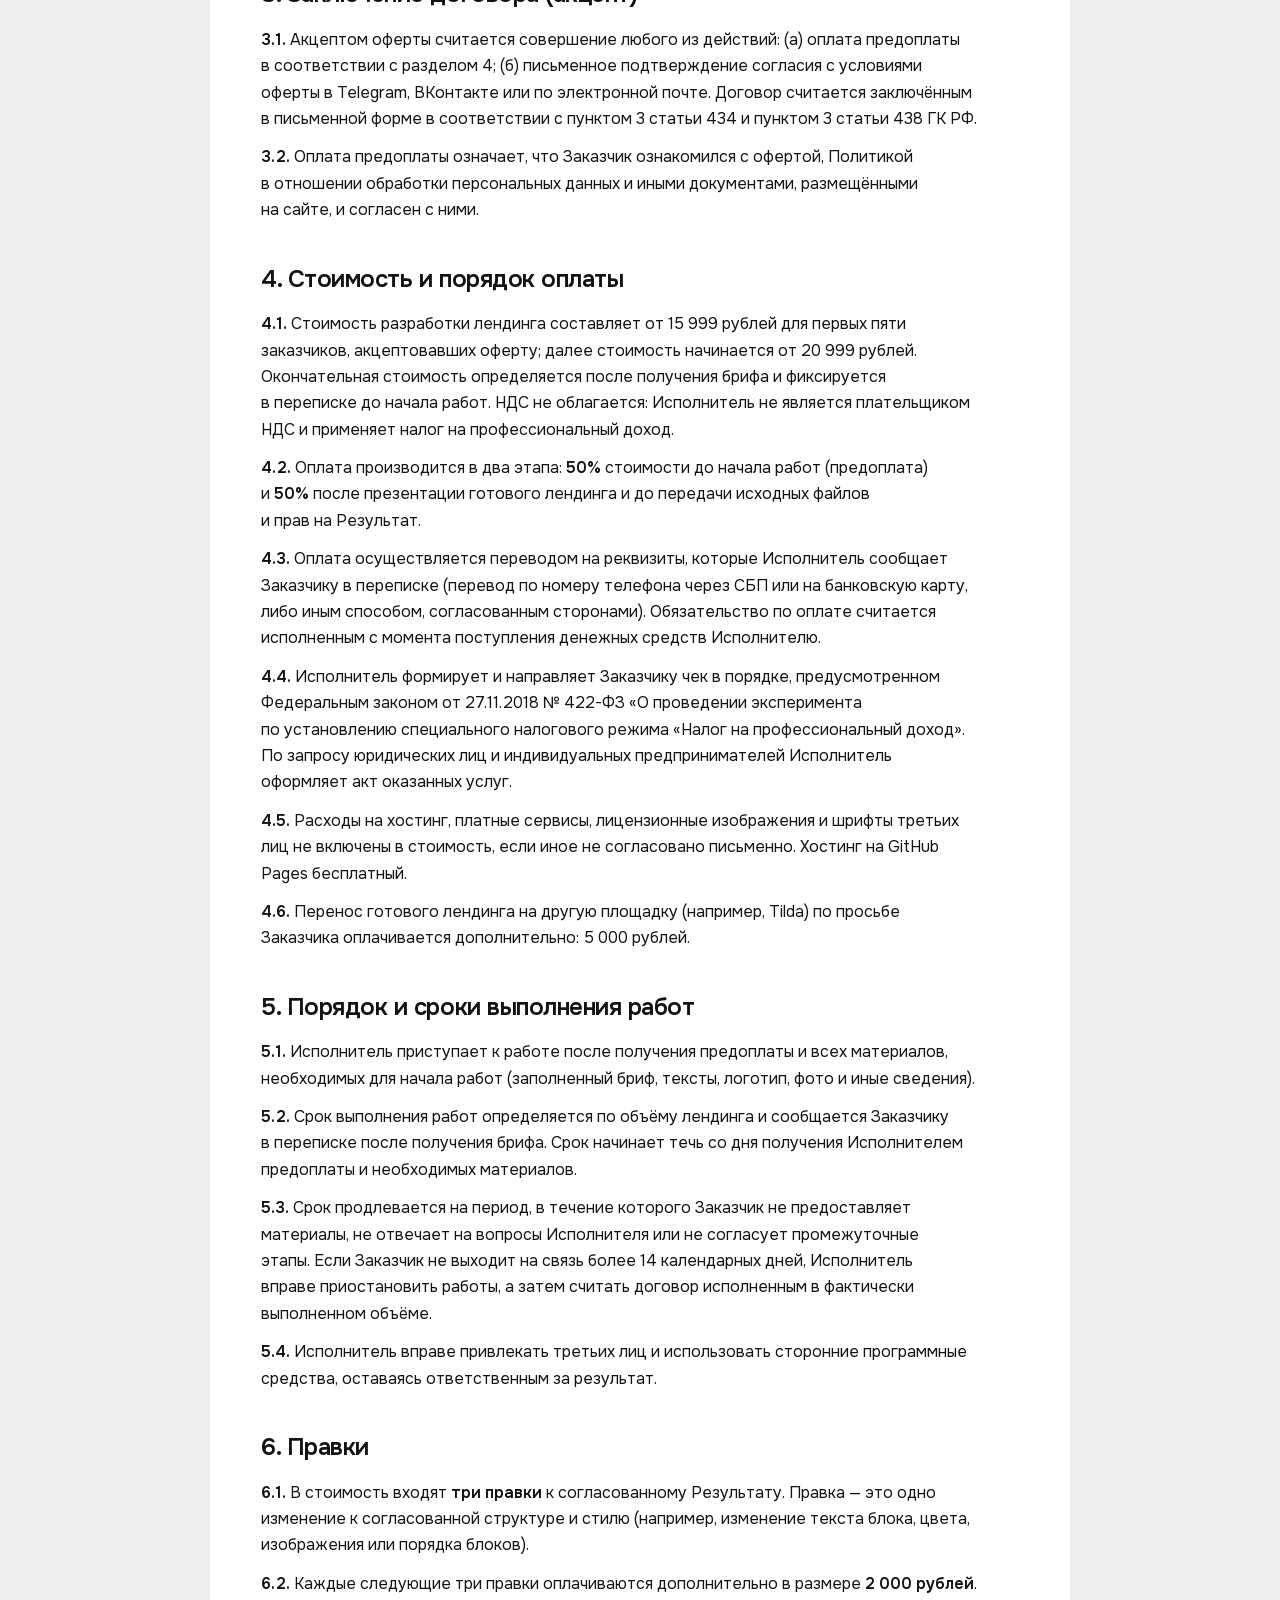
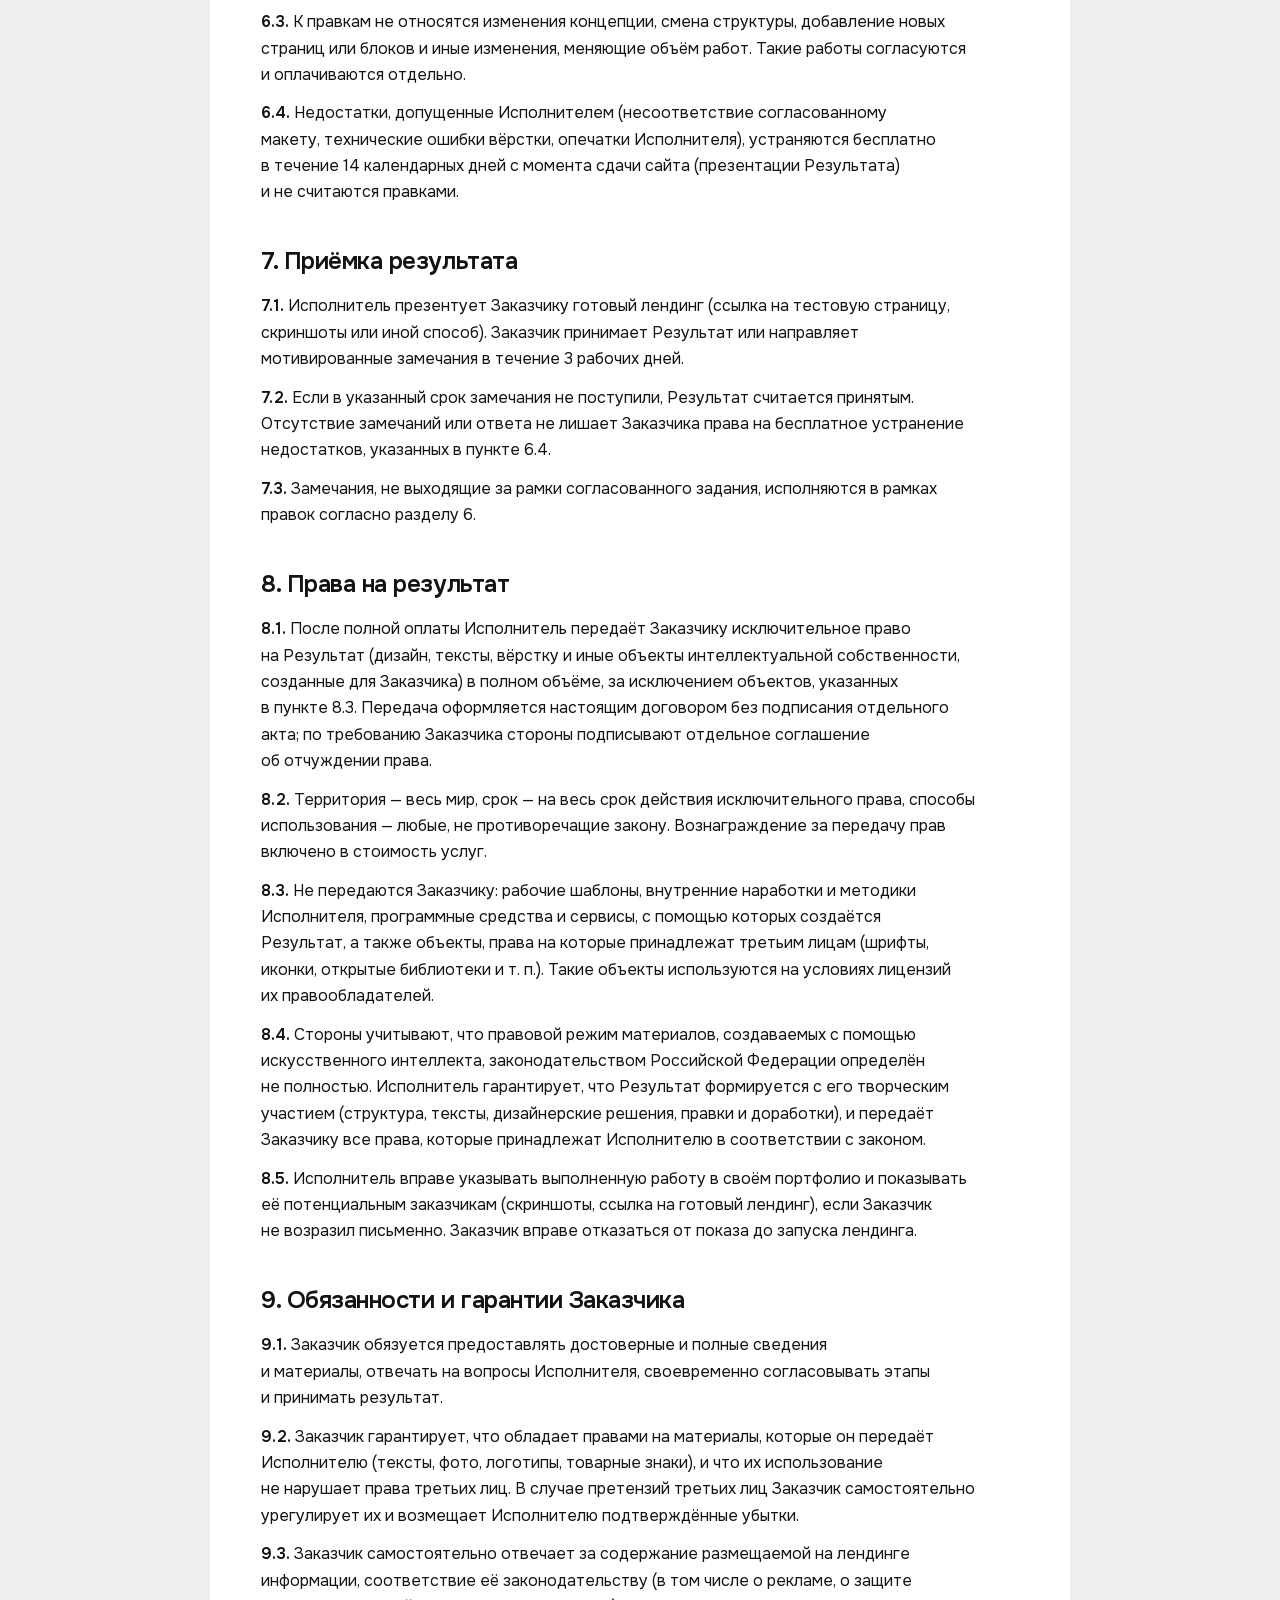
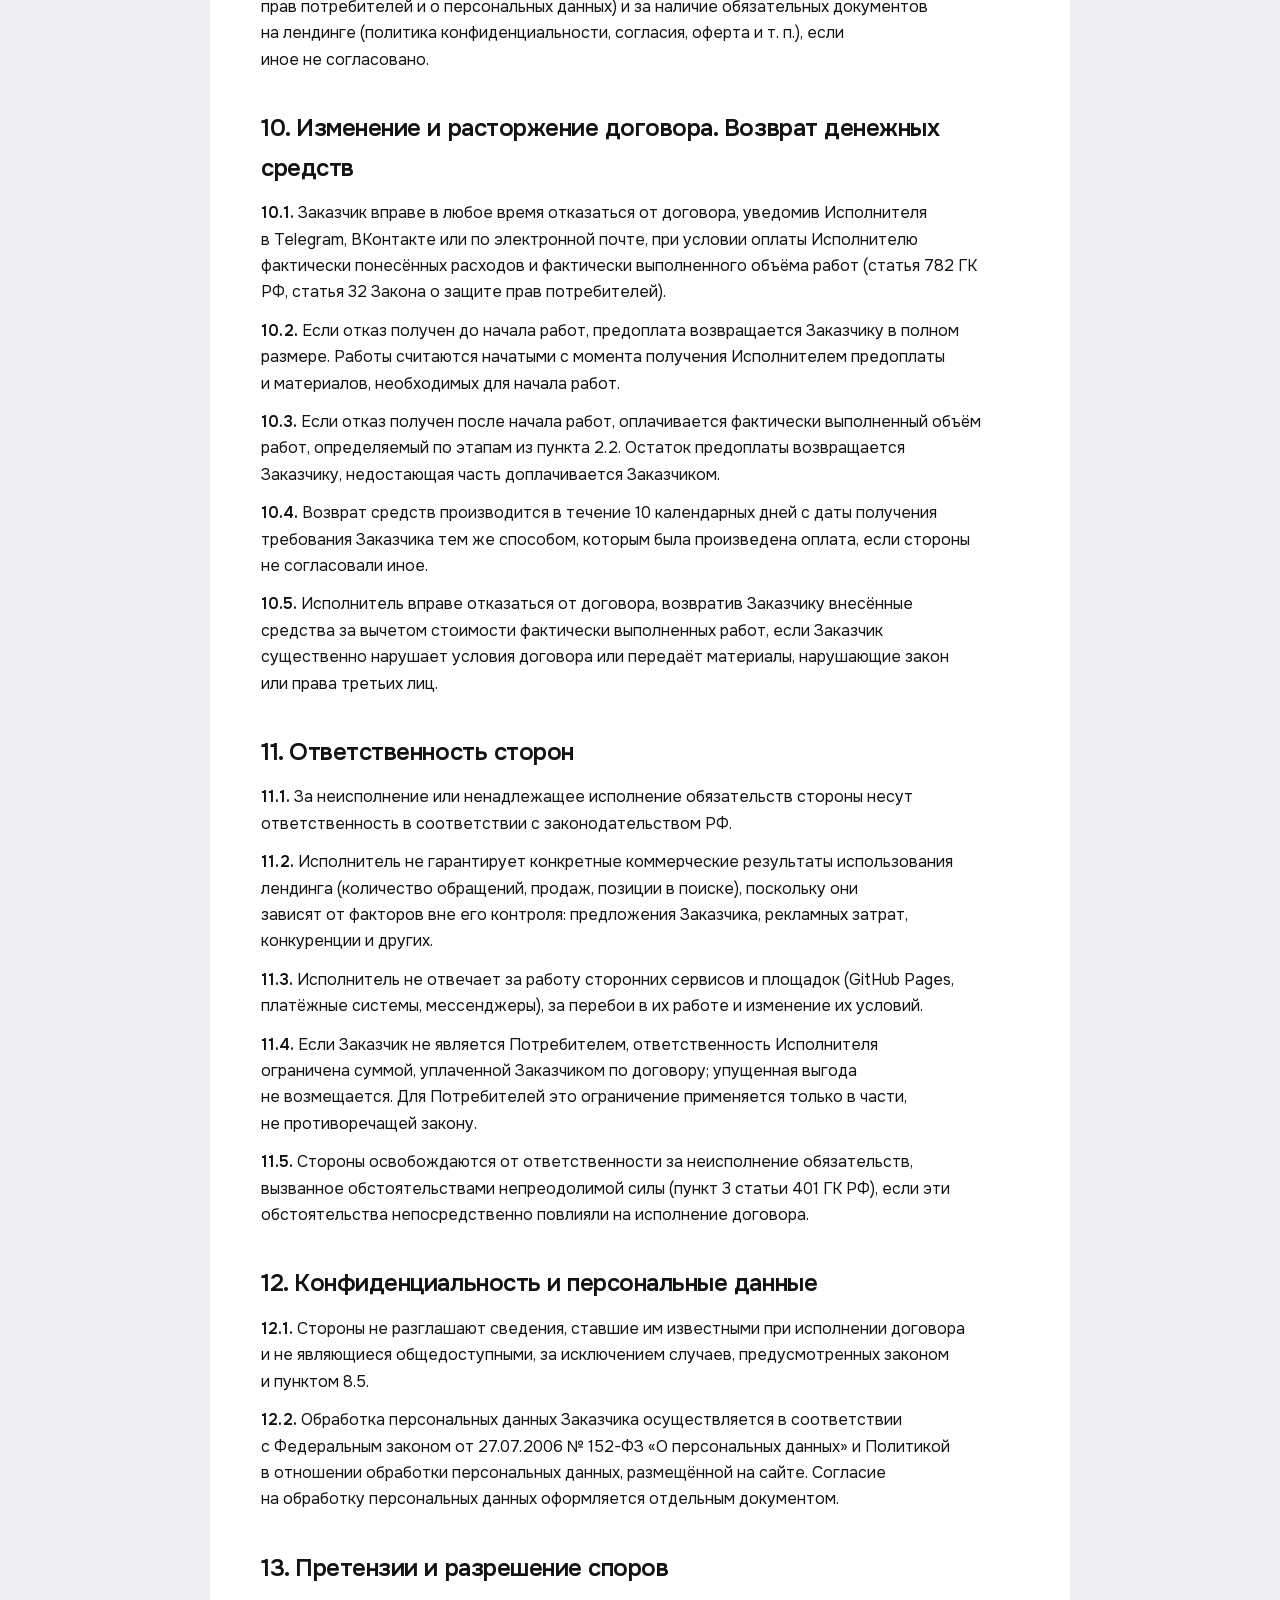
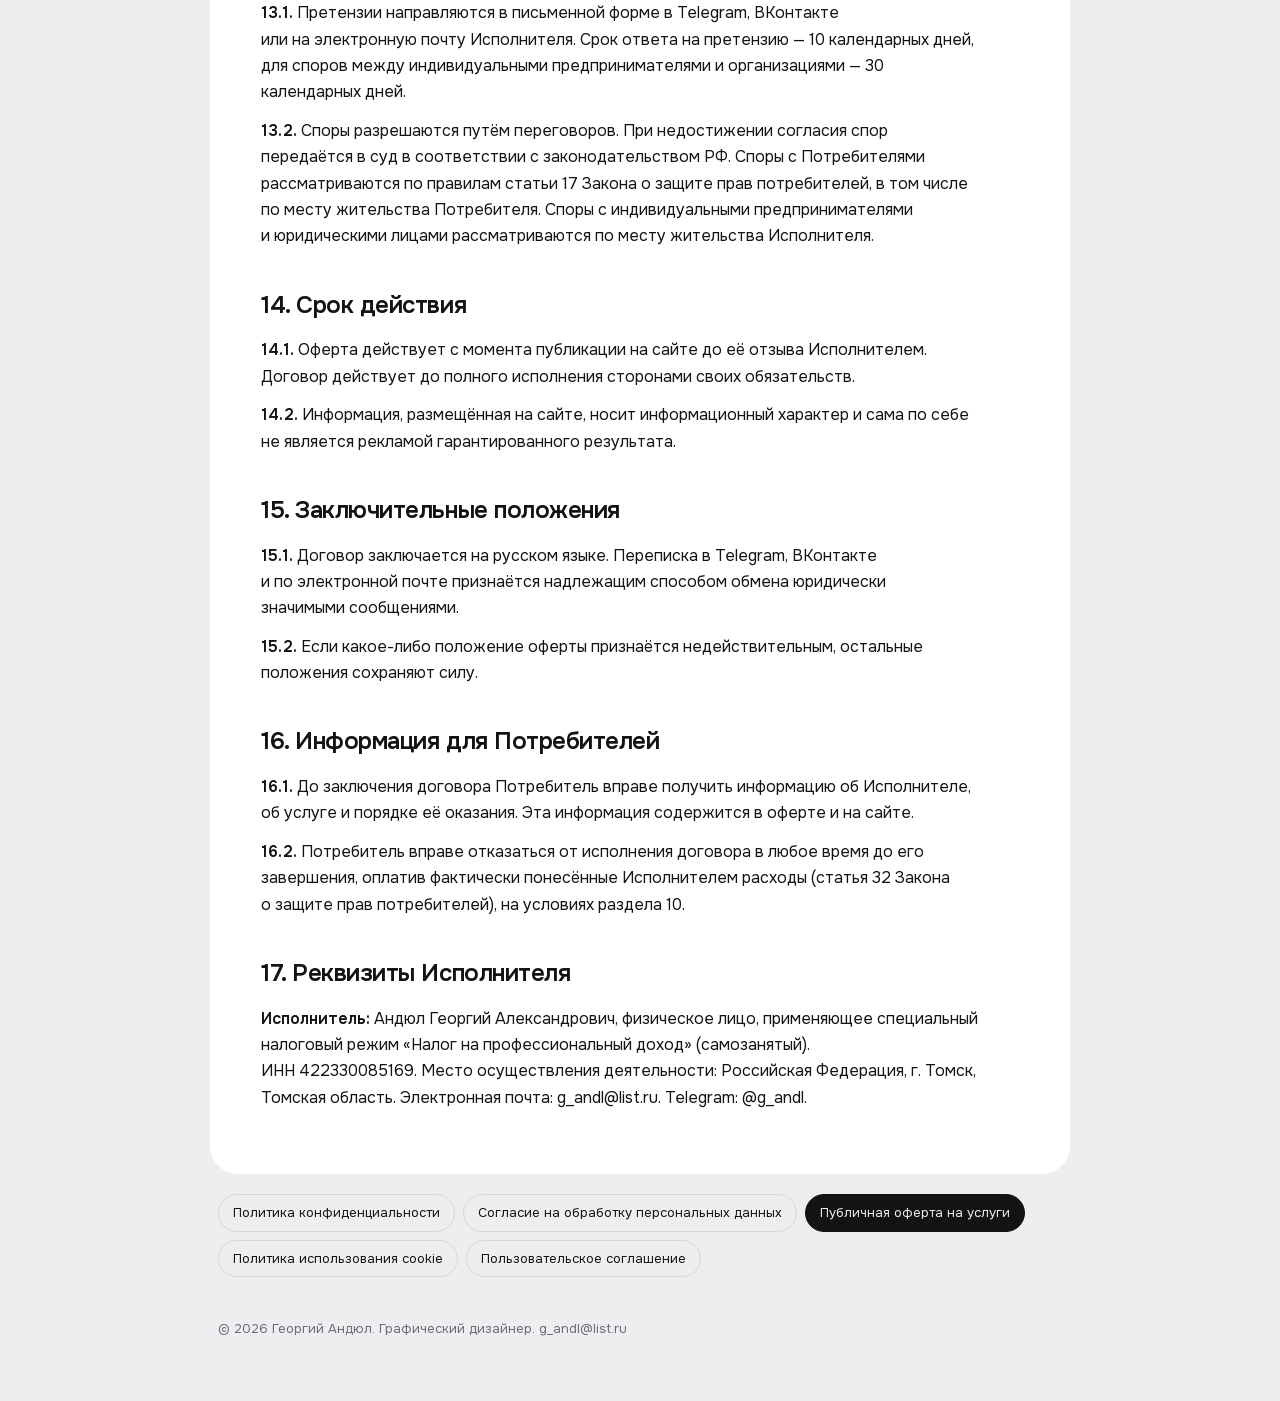
<file: offer.html>
<!doctype html>
<html lang="ru"><head><meta charset="utf-8"><meta name="viewport" content="width=device-width,initial-scale=1,viewport-fit=cover">
<title>Публичная оферта на услуги — Георгий Андюл</title>
<link rel="icon" href="/favicon.ico" sizes="any">
<link rel="icon" type="image/svg+xml" href="/favicon.svg">
<link rel="icon" type="image/png" sizes="48x48" href="/favicon-48.png">
<link rel="icon" type="image/png" sizes="32x32" href="/favicon-32.png">
<link rel="apple-touch-icon" sizes="180x180" href="/apple-touch-icon.png">
<link rel="manifest" href="/manifest.webmanifest">
<link rel="canonical" href="https://andyul.ru/offer">
<link rel="stylesheet" href="/fonts.css">
<style>
:root{--bg:#EEEEF1;--card:#FFFFFF;--ink:#131316;--mute:#6B6B75;--line:#D6D6DC;--font:'Onest',system-ui,-apple-system,'Segoe UI',sans-serif}
@media (prefers-color-scheme: dark){:root:not([data-theme="light"]){--bg:#0B0B0D;--card:#18181B;--ink:#F2F2F4;--mute:#9A9AA4;--line:#2B2B30;color-scheme:dark}}
:root[data-theme="dark"]{--bg:#0B0B0D;--card:#18181B;--ink:#F2F2F4;--mute:#9A9AA4;--line:#2B2B30;color-scheme:dark}
*{box-sizing:border-box}
body{margin:0;background:var(--bg);color:var(--ink);font-family:var(--font);font-size:16px;line-height:1.65;padding-block:16px 40px;padding-left:max(16px,env(safe-area-inset-left,0px));padding-right:max(16px,env(safe-area-inset-right,0px));-webkit-font-smoothing:antialiased}
.wrap{max-width:860px;margin:0 auto;display:flex;flex-direction:column;gap:12px}
.top{display:flex;justify-content:space-between;align-items:center;gap:12px;background:var(--card);border-radius:999px;padding:8px 8px 8px 22px}
.top b{letter-spacing:-.02em}
.btn{display:inline-flex;align-items:center;height:40px;padding:0 18px;border-radius:999px;background:var(--ink);color:var(--bg);font-weight:600;font-size:14px;text-decoration:none;white-space:nowrap}
article{background:var(--card);border-radius:28px;padding:clamp(24px,4vw,56px)}
h1{margin:0 0 8px;font-size:clamp(28px,4.6vw,48px);line-height:1.06;letter-spacing:-.035em;font-weight:600;text-wrap:balance}
h2{margin:36px 0 12px;font-size:clamp(19px,2.2vw,24px);letter-spacing:-.02em;font-weight:600}
.date{color:var(--mute);font-size:14px;margin:0 0 20px}
article p{margin:0 0 12px;max-width:72ch;text-wrap:pretty}
article p.li{padding-left:1.1em;position:relative}
article p.li::before{content:"—";position:absolute;left:0;color:var(--mute)}
article b{font-weight:600}
.nav{display:flex;flex-wrap:wrap;gap:8px;padding:8px}
.nav a{font-size:13px;padding:7px 14px;border:1px solid var(--line);border-radius:999px;color:var(--ink);text-decoration:none}
.nav a[aria-current]{background:var(--ink);color:var(--bg);border-color:var(--ink)}
.foot{color:var(--mute);font-size:13px;padding:8px}
a:focus-visible{outline:2px solid var(--ink);outline-offset:3px}
</style></head><body><div class="wrap">
<div class="top"><b>Георгий Андюл</b><a class="btn" href="/">← На главную</a></div>
<article><h1>Публичная оферта на услуги</h1><p class="date">Редакция от 28 октября 2026</p>
<h2>1. Общие положения</h2><p><b>1.1.</b> Настоящий документ является официальным предложением (публичной офертой) в соответствии со статьями 435 и 437 Гражданского кодекса Российской Федерации (далее — ГК РФ) физического лица, указанного в разделе 17 (далее — Исполнитель), заключить договор возмездного оказания услуг по разработке лендинга (одностраничного сайта) на изложенных ниже условиях.</p><p><b>1.2.</b> <b>Заказчик</b> — физическое лицо, индивидуальный предприниматель или юридическое лицо, которое приняло условия настоящей оферты. <b>Потребитель</b> — Заказчик, физическое лицо, заказывающее услуги для личных, семейных, домашних нужд, не связанных с предпринимательской деятельностью. К Потребителям применяются положения Закона РФ от 07.02.1992 № 2300-1 «О защите прав потребителей» (далее — Закон о защите прав потребителей). Если какое-либо условие настоящей оферты ухудшает положение Потребителя по сравнению с законом, применяется закон.</p><p><b>1.3.</b> <b>Лендинг</b> — одностраничный сайт с адаптивной вёрсткой (корректное отображение на компьютере и телефоне). <b>Бриф</b> — анкета или переписка, в которой Заказчик сообщает сведения о бизнесе, целях и пожеланиях. <b>Материалы</b> — тексты, изображения, логотипы и иные данные, которые Заказчик передаёт Исполнителю. <b>Результат</b> — готовый лендинг и его исходные файлы.</p><p><b>1.4.</b> Исполнитель вправе вносить изменения в оферту. Изменения вступают в силу с момента публикации новой редакции на сайте. Для договоров, уже заключённых, действует редакция, действовавшая на дату акцепта.</p><h2>2. Предмет договора</h2><p><b>2.1.</b> Исполнитель обязуется по заданию Заказчика разработать и запустить лендинг, а Заказчик обязуется принять результат и оплатить его.</p><p><b>2.2.</b> В состав работ входят:</p><p class="li">анализ запроса и цели лендинга;</p><p class="li">исследование: сбор сведений о бизнесе Заказчика (первичное) и изучение рынка и аналогичных решений (вторичное);</p><p class="li">подбор визуального направления (мудборд) и согласование стиля;</p><p class="li">составление структуры лендинга и продающего текста;</p><p class="li">разработка дизайна и вёрстки с адаптацией под телефон и планшет;</p><p class="li">презентация результата и запуск лендинга на площадке, согласованной с Заказчиком (по умолчанию GitHub Pages).</p><p><b>2.3.</b> Для ускорения работы Исполнитель использует программы и сервисы с технологиями искусственного интеллекта. Исполнитель самостоятельно определяет, какие инструменты применять, и отвечает перед Заказчиком за результат, включая его проверку, правки и соответствие согласованному заданию.</p><p><b>2.4.</b> Конкретный состав блоков, структура и особенности лендинга согласуются в переписке или брифе до начала работ. Согласованные в переписке условия считаются неотъемлемой частью договора.</p><h2>3. Заключение договора (акцепт)</h2><p><b>3.1.</b> Акцептом оферты считается совершение любого из действий: (а) оплата предоплаты в соответствии с разделом 4; (б) письменное подтверждение согласия с условиями оферты в Telegram, ВКонтакте или по электронной почте. Договор считается заключённым в письменной форме в соответствии с пунктом 3 статьи 434 и пунктом 3 статьи 438 ГК РФ.</p><p><b>3.2.</b> Оплата предоплаты означает, что Заказчик ознакомился с офертой, Политикой в отношении обработки персональных данных и иными документами, размещёнными на сайте, и согласен с ними.</p><h2>4. Стоимость и порядок оплаты</h2><p><b>4.1.</b> Стоимость разработки лендинга составляет от 15 999 рублей для первых пяти заказчиков, акцептовавших оферту; далее стоимость начинается от 20 999 рублей. Окончательная стоимость определяется после получения брифа и фиксируется в переписке до начала работ. НДС не облагается: Исполнитель не является плательщиком НДС и применяет налог на профессиональный доход.</p><p><b>4.2.</b> Оплата производится в два этапа: <b>50%</b> стоимости до начала работ (предоплата) и <b>50%</b> после презентации готового лендинга и до передачи исходных файлов и прав на Результат.</p><p><b>4.3.</b> Оплата осуществляется переводом на реквизиты, которые Исполнитель сообщает Заказчику в переписке (перевод по номеру телефона через СБП или на банковскую карту, либо иным способом, согласованным сторонами). Обязательство по оплате считается исполненным с момента поступления денежных средств Исполнителю.</p><p><b>4.4.</b> Исполнитель формирует и направляет Заказчику чек в порядке, предусмотренном Федеральным законом от 27.11.2018 № 422-ФЗ «О проведении эксперимента по установлению специального налогового режима «Налог на профессиональный доход». По запросу юридических лиц и индивидуальных предпринимателей Исполнитель оформляет акт оказанных услуг.</p><p><b>4.5.</b> Расходы на хостинг, платные сервисы, лицензионные изображения и шрифты третьих лиц не включены в стоимость, если иное не согласовано письменно. Хостинг на GitHub Pages бесплатный.</p><p><b>4.6.</b> Перенос готового лендинга на другую площадку (например, Tilda) по просьбе Заказчика оплачивается дополнительно: 5 000 рублей.</p><h2>5. Порядок и сроки выполнения работ</h2><p><b>5.1.</b> Исполнитель приступает к работе после получения предоплаты и всех материалов, необходимых для начала работ (заполненный бриф, тексты, логотип, фото и иные сведения).</p><p><b>5.2.</b> Срок выполнения работ определяется по объёму лендинга и сообщается Заказчику в переписке после получения брифа. Срок начинает течь со дня получения Исполнителем предоплаты и необходимых материалов.</p><p><b>5.3.</b> Срок продлевается на период, в течение которого Заказчик не предоставляет материалы, не отвечает на вопросы Исполнителя или не согласует промежуточные этапы. Если Заказчик не выходит на связь более 14 календарных дней, Исполнитель вправе приостановить работы, а затем считать договор исполненным в фактически выполненном объёме.</p><p><b>5.4.</b> Исполнитель вправе привлекать третьих лиц и использовать сторонние программные средства, оставаясь ответственным за результат.</p><h2>6. Правки</h2><p><b>6.1.</b> В стоимость входят <b>три правки</b> к согласованному Результату. Правка — это одно изменение к согласованной структуре и стилю (например, изменение текста блока, цвета, изображения или порядка блоков).</p><p><b>6.2.</b> Каждые следующие три правки оплачиваются дополнительно в размере <b>2 000 рублей</b>.</p><p><b>6.3.</b> К правкам не относятся изменения концепции, смена структуры, добавление новых страниц или блоков и иные изменения, меняющие объём работ. Такие работы согласуются и оплачиваются отдельно.</p><p><b>6.4.</b> Недостатки, допущенные Исполнителем (несоответствие согласованному макету, технические ошибки вёрстки, опечатки Исполнителя), устраняются бесплатно в течение 14 календарных дней с момента сдачи сайта (презентации Результата) и не считаются правками.</p><h2>7. Приёмка результата</h2><p><b>7.1.</b> Исполнитель презентует Заказчику готовый лендинг (ссылка на тестовую страницу, скриншоты или иной способ). Заказчик принимает Результат или направляет мотивированные замечания в течение 3 рабочих дней.</p><p><b>7.2.</b> Если в указанный срок замечания не поступили, Результат считается принятым. Отсутствие замечаний или ответа не лишает Заказчика права на бесплатное устранение недостатков, указанных в пункте 6.4.</p><p><b>7.3.</b> Замечания, не выходящие за рамки согласованного задания, исполняются в рамках правок согласно разделу 6.</p><h2>8. Права на результат</h2><p><b>8.1.</b> После полной оплаты Исполнитель передаёт Заказчику исключительное право на Результат (дизайн, тексты, вёрстку и иные объекты интеллектуальной собственности, созданные для Заказчика) в полном объёме, за исключением объектов, указанных в пункте 8.3. Передача оформляется настоящим договором без подписания отдельного акта; по требованию Заказчика стороны подписывают отдельное соглашение об отчуждении права.</p><p><b>8.2.</b> Территория — весь мир, срок — на весь срок действия исключительного права, способы использования — любые, не противоречащие закону. Вознаграждение за передачу прав включено в стоимость услуг.</p><p><b>8.3.</b> Не передаются Заказчику: рабочие шаблоны, внутренние наработки и методики Исполнителя, программные средства и сервисы, с помощью которых создаётся Результат, а также объекты, права на которые принадлежат третьим лицам (шрифты, иконки, открытые библиотеки и т. п.). Такие объекты используются на условиях лицензий их правообладателей.</p><p><b>8.4.</b> Стороны учитывают, что правовой режим материалов, создаваемых с помощью искусственного интеллекта, законодательством Российской Федерации определён не полностью. Исполнитель гарантирует, что Результат формируется с его творческим участием (структура, тексты, дизайнерские решения, правки и доработки), и передаёт Заказчику все права, которые принадлежат Исполнителю в соответствии с законом.</p><p><b>8.5.</b> Исполнитель вправе указывать выполненную работу в своём портфолио и показывать её потенциальным заказчикам (скриншоты, ссылка на готовый лендинг), если Заказчик не возразил письменно. Заказчик вправе отказаться от показа до запуска лендинга.</p><h2>9. Обязанности и гарантии Заказчика</h2><p><b>9.1.</b> Заказчик обязуется предоставлять достоверные и полные сведения и материалы, отвечать на вопросы Исполнителя, своевременно согласовывать этапы и принимать результат.</p><p><b>9.2.</b> Заказчик гарантирует, что обладает правами на материалы, которые он передаёт Исполнителю (тексты, фото, логотипы, товарные знаки), и что их использование не нарушает права третьих лиц. В случае претензий третьих лиц Заказчик самостоятельно урегулирует их и возмещает Исполнителю подтверждённые убытки.</p><p><b>9.3.</b> Заказчик самостоятельно отвечает за содержание размещаемой на лендинге информации, соответствие её законодательству (в том числе о рекламе, о защите прав потребителей и о персональных данных) и за наличие обязательных документов на лендинге (политика конфиденциальности, согласия, оферта и т. п.), если иное не согласовано.</p><h2>10. Изменение и расторжение договора. Возврат денежных средств</h2><p><b>10.1.</b> Заказчик вправе в любое время отказаться от договора, уведомив Исполнителя в Telegram, ВКонтакте или по электронной почте, при условии оплаты Исполнителю фактически понесённых расходов и фактически выполненного объёма работ (статья 782 ГК РФ, статья 32 Закона о защите прав потребителей).</p><p><b>10.2.</b> Если отказ получен до начала работ, предоплата возвращается Заказчику в полном размере. Работы считаются начатыми с момента получения Исполнителем предоплаты и материалов, необходимых для начала работ.</p><p><b>10.3.</b> Если отказ получен после начала работ, оплачивается фактически выполненный объём работ, определяемый по этапам из пункта 2.2. Остаток предоплаты возвращается Заказчику, недостающая часть доплачивается Заказчиком.</p><p><b>10.4.</b> Возврат средств производится в течение 10 календарных дней с даты получения требования Заказчика тем же способом, которым была произведена оплата, если стороны не согласовали иное.</p><p><b>10.5.</b> Исполнитель вправе отказаться от договора, возвратив Заказчику внесённые средства за вычетом стоимости фактически выполненных работ, если Заказчик существенно нарушает условия договора или передаёт материалы, нарушающие закон или права третьих лиц.</p><h2>11. Ответственность сторон</h2><p><b>11.1.</b> За неисполнение или ненадлежащее исполнение обязательств стороны несут ответственность в соответствии с законодательством РФ.</p><p><b>11.2.</b> Исполнитель не гарантирует конкретные коммерческие результаты использования лендинга (количество обращений, продаж, позиции в поиске), поскольку они зависят от факторов вне его контроля: предложения Заказчика, рекламных затрат, конкуренции и других.</p><p><b>11.3.</b> Исполнитель не отвечает за работу сторонних сервисов и площадок (GitHub Pages, платёжные системы, мессенджеры), за перебои в их работе и изменение их условий.</p><p><b>11.4.</b> Если Заказчик не является Потребителем, ответственность Исполнителя ограничена суммой, уплаченной Заказчиком по договору; упущенная выгода не возмещается. Для Потребителей это ограничение применяется только в части, не противоречащей закону.</p><p><b>11.5.</b> Стороны освобождаются от ответственности за неисполнение обязательств, вызванное обстоятельствами непреодолимой силы (пункт 3 статьи 401 ГК РФ), если эти обстоятельства непосредственно повлияли на исполнение договора.</p><h2>12. Конфиденциальность и персональные данные</h2><p><b>12.1.</b> Стороны не разглашают сведения, ставшие им известными при исполнении договора и не являющиеся общедоступными, за исключением случаев, предусмотренных законом и пунктом 8.5.</p><p><b>12.2.</b> Обработка персональных данных Заказчика осуществляется в соответствии с Федеральным законом от 27.07.2006 № 152-ФЗ «О персональных данных» и Политикой в отношении обработки персональных данных, размещённой на сайте. Согласие на обработку персональных данных оформляется отдельным документом.</p><h2>13. Претензии и разрешение споров</h2><p><b>13.1.</b> Претензии направляются в письменной форме в Telegram, ВКонтакте или на электронную почту Исполнителя. Срок ответа на претензию — 10 календарных дней, для споров между индивидуальными предпринимателями и организациями — 30 календарных дней.</p><p><b>13.2.</b> Споры разрешаются путём переговоров. При недостижении согласия спор передаётся в суд в соответствии с законодательством РФ. Споры с Потребителями рассматриваются по правилам статьи 17 Закона о защите прав потребителей, в том числе по месту жительства Потребителя. Споры с индивидуальными предпринимателями и юридическими лицами рассматриваются по месту жительства Исполнителя.</p><h2>14. Срок действия</h2><p><b>14.1.</b> Оферта действует с момента публикации на сайте до её отзыва Исполнителем. Договор действует до полного исполнения сторонами своих обязательств.</p><p><b>14.2.</b> Информация, размещённая на сайте, носит информационный характер и сама по себе не является рекламой гарантированного результата.</p><h2>15. Заключительные положения</h2><p><b>15.1.</b> Договор заключается на русском языке. Переписка в Telegram, ВКонтакте и по электронной почте признаётся надлежащим способом обмена юридически значимыми сообщениями.</p><p><b>15.2.</b> Если какое-либо положение оферты признаётся недействительным, остальные положения сохраняют силу.</p><h2>16. Информация для Потребителей</h2><p><b>16.1.</b> До заключения договора Потребитель вправе получить информацию об Исполнителе, об услуге и порядке её оказания. Эта информация содержится в оферте и на сайте.</p><p><b>16.2.</b> Потребитель вправе отказаться от исполнения договора в любое время до его завершения, оплатив фактически понесённые Исполнителем расходы (статья 32 Закона о защите прав потребителей), на условиях раздела 10.</p><h2>17. Реквизиты Исполнителя</h2><p><p><b>Исполнитель:</b> Андюл Георгий Александрович, физическое лицо, применяющее специальный налоговый режим «Налог на профессиональный доход» (самозанятый).<br>ИНН 422330085169. Место осуществления деятельности: Российская Федерация, г. Томск, Томская область. Электронная почта: g_andl@list.ru. Telegram: @g_andl.</p></p>
</article>
<nav class="nav" aria-label="Документы"><a href="/privacy">Политика конфиденциальности</a><a href="/consent">Согласие на обработку персональных данных</a><a href="/offer" aria-current="page">Публичная оферта на услуги</a><a href="/cookies">Политика использования cookie</a><a href="/terms">Пользовательское соглашение</a></nav>
<p class="foot">© 2026 Георгий Андюл. Графический дизайнер. g_andl@list.ru</p>
</div></body></html>
</file>
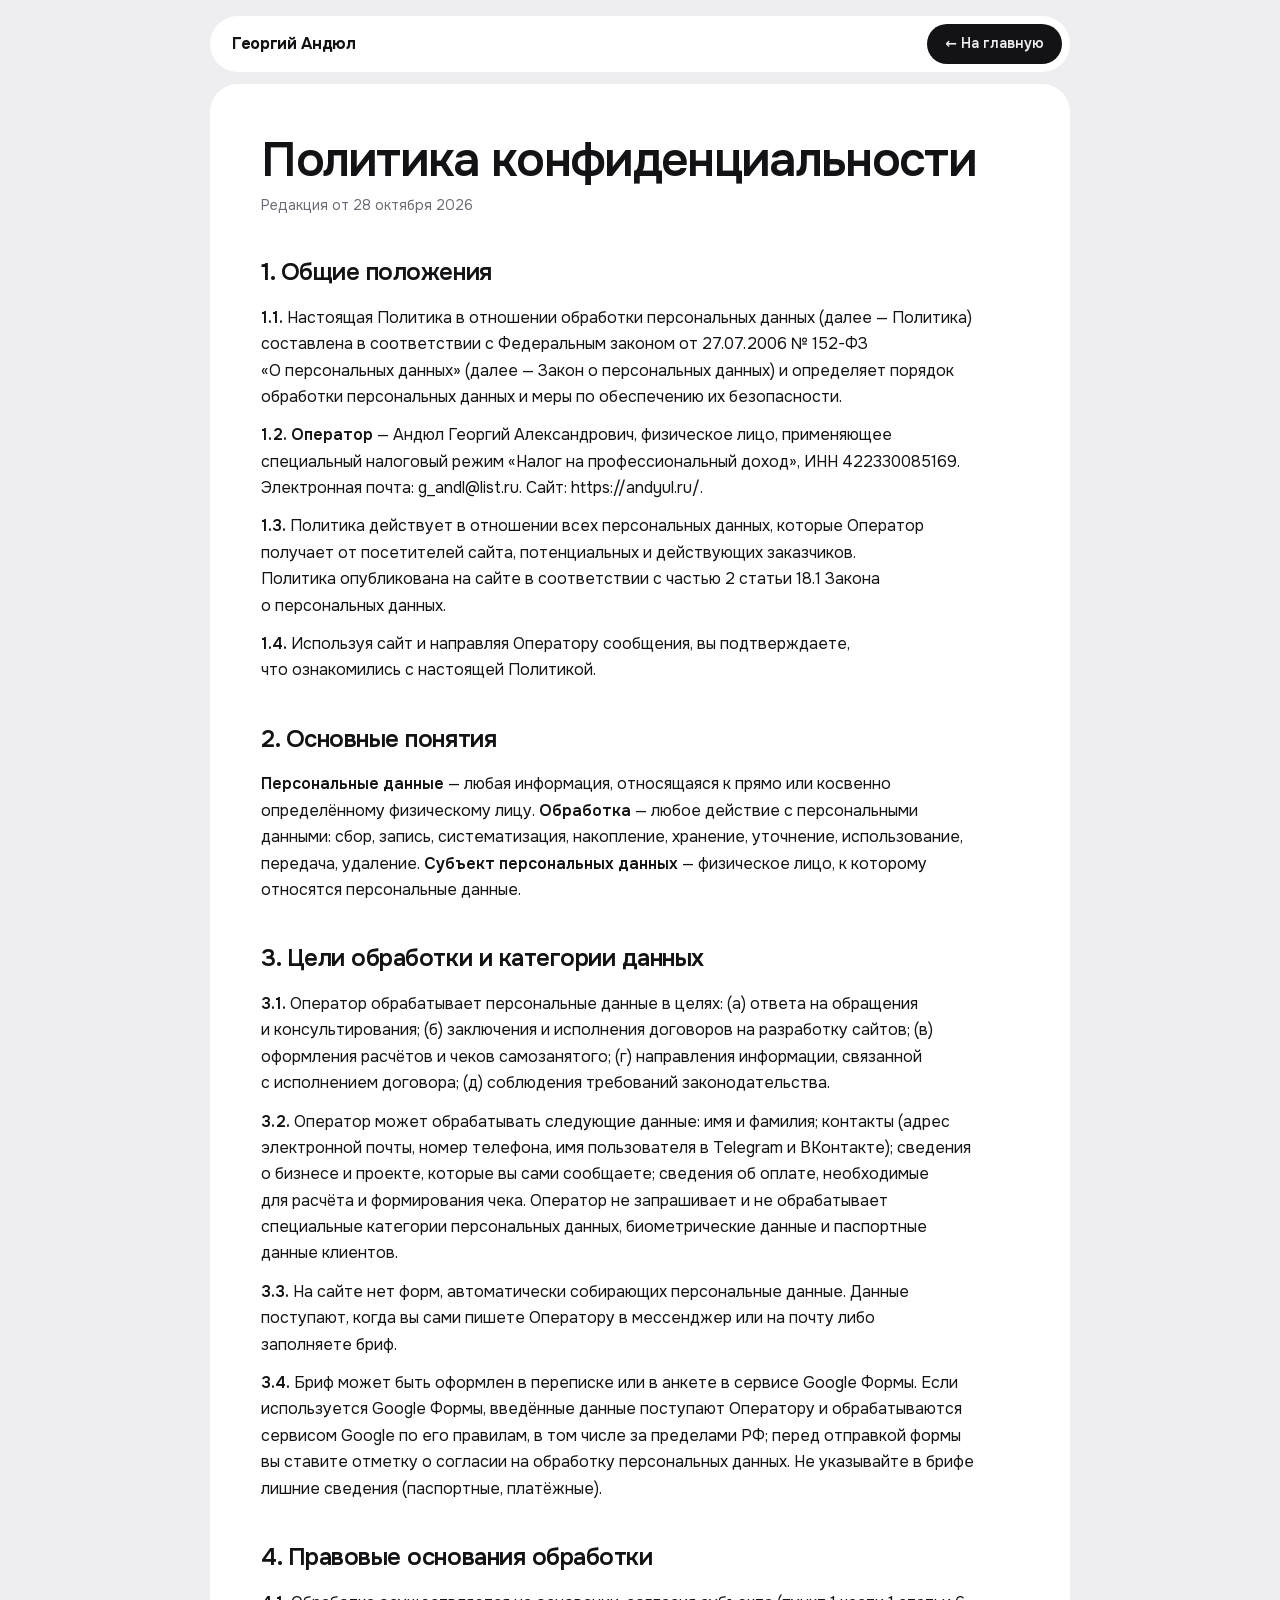
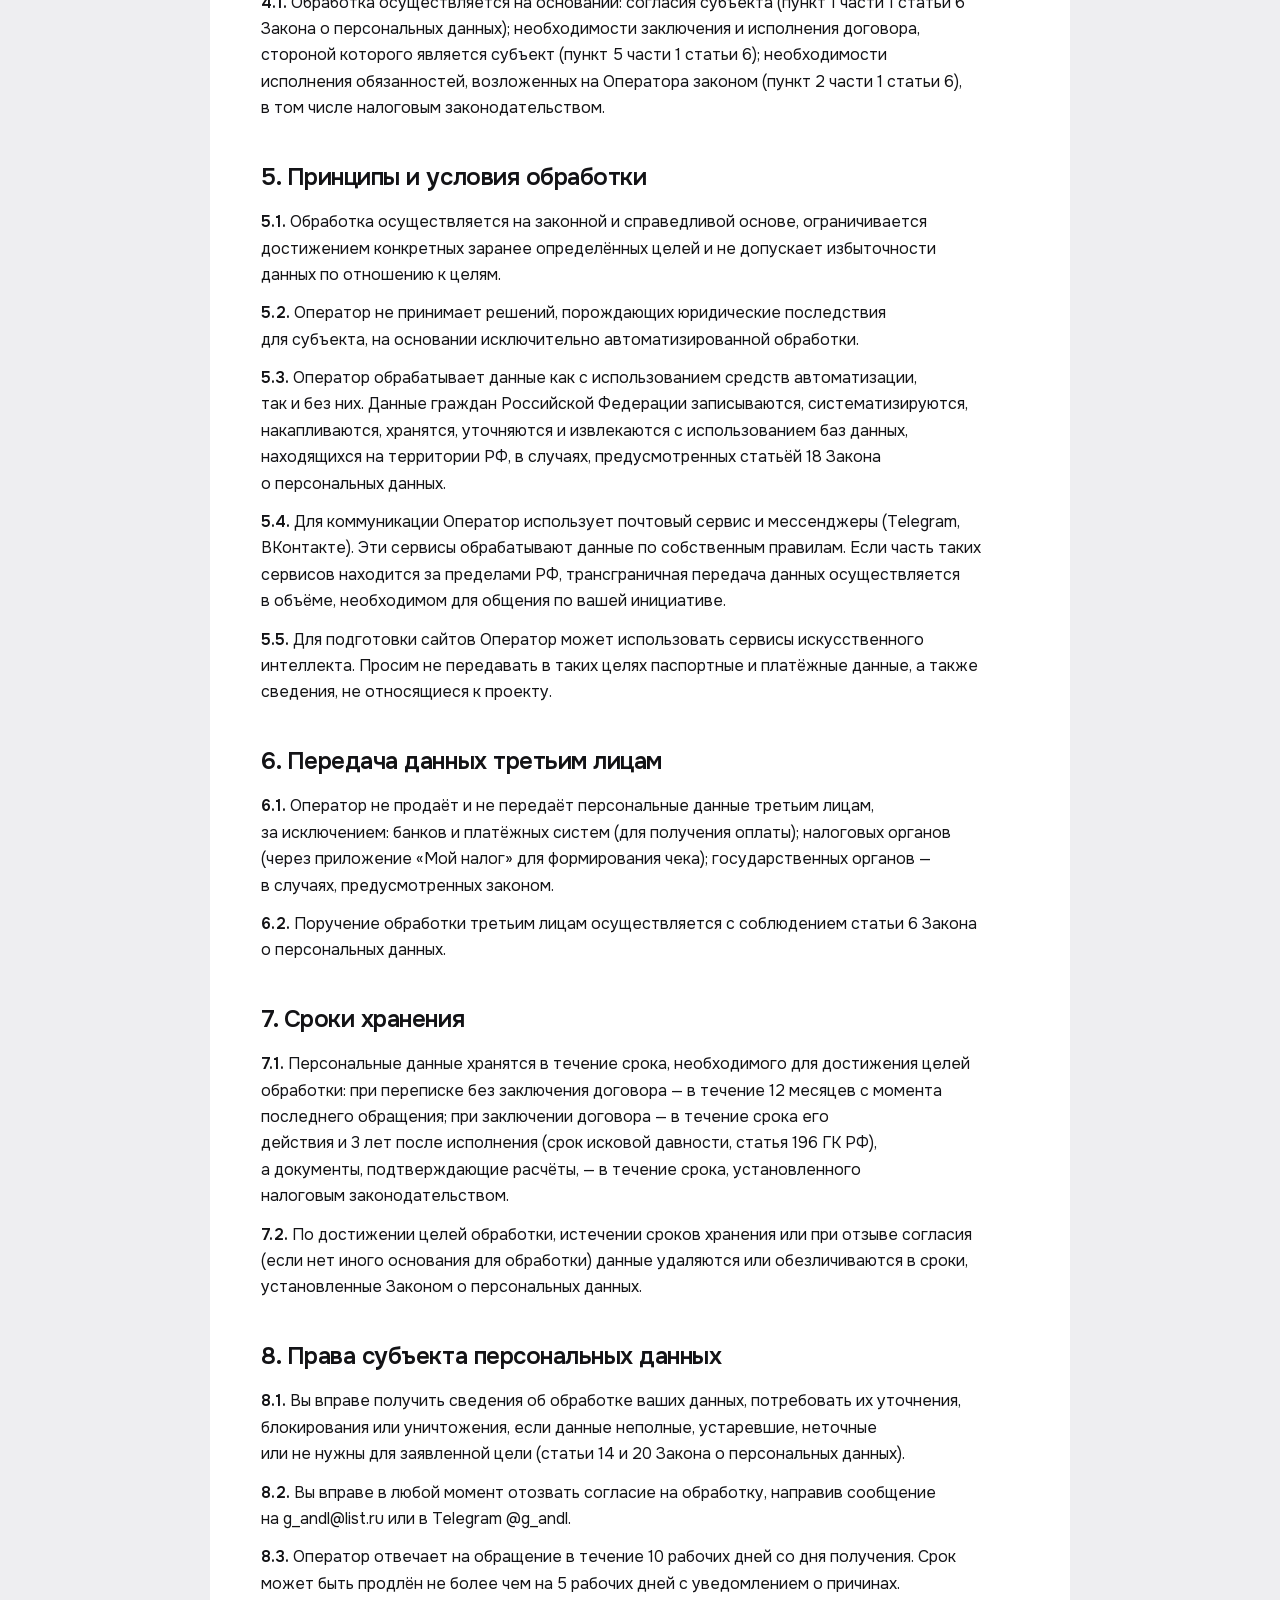
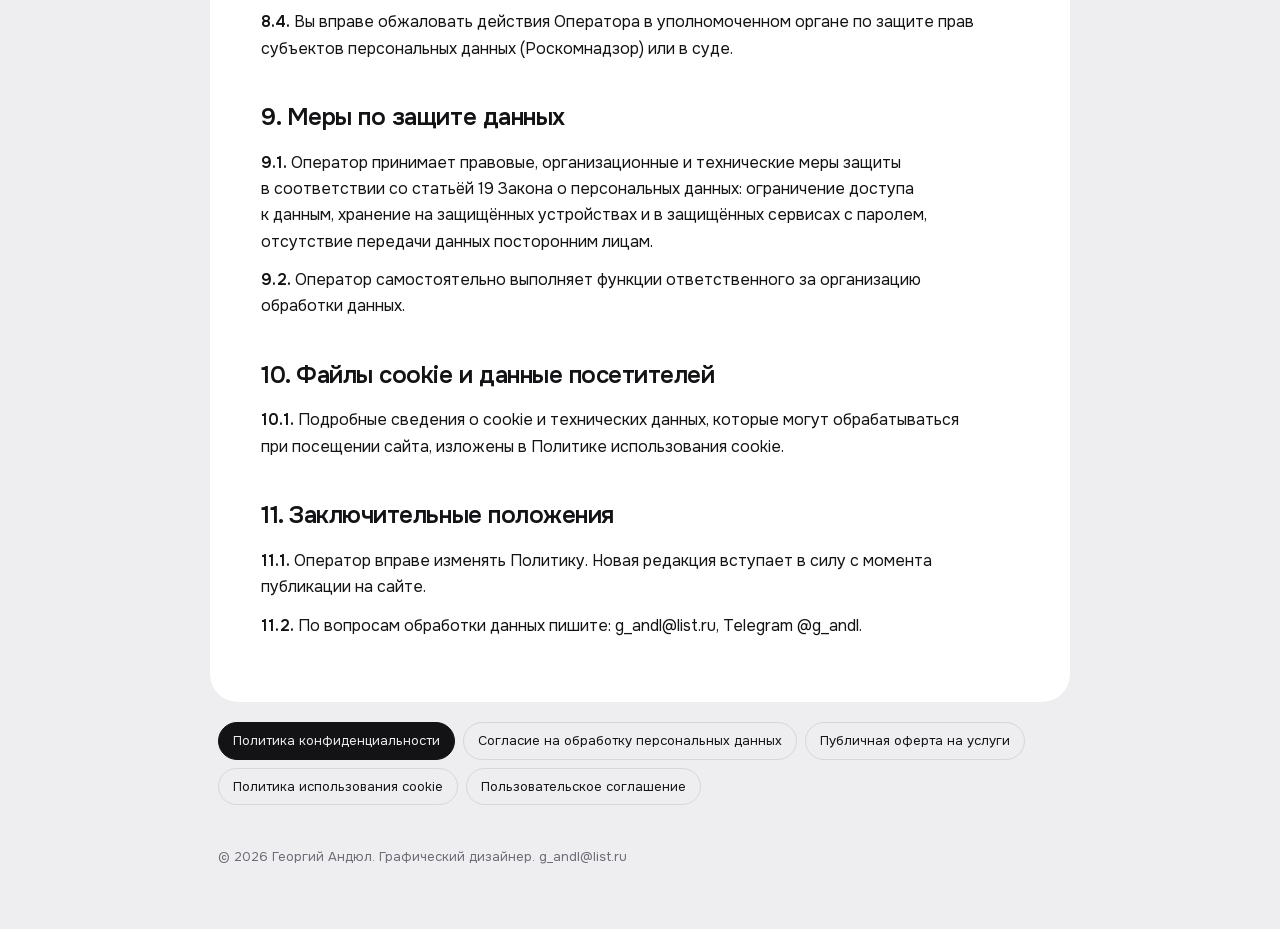
<file: privacy.html>
<!doctype html>
<html lang="ru"><head><meta charset="utf-8"><meta name="viewport" content="width=device-width,initial-scale=1,viewport-fit=cover">
<title>Политика конфиденциальности — Георгий Андюл</title>
<link rel="icon" href="/favicon.ico" sizes="any">
<link rel="icon" type="image/svg+xml" href="/favicon.svg">
<link rel="icon" type="image/png" sizes="48x48" href="/favicon-48.png">
<link rel="icon" type="image/png" sizes="32x32" href="/favicon-32.png">
<link rel="apple-touch-icon" sizes="180x180" href="/apple-touch-icon.png">
<link rel="manifest" href="/manifest.webmanifest">
<link rel="canonical" href="https://andyul.ru/privacy">
<link rel="stylesheet" href="/fonts.css">
<style>
:root{--bg:#EEEEF1;--card:#FFFFFF;--ink:#131316;--mute:#6B6B75;--line:#D6D6DC;--font:'Onest',system-ui,-apple-system,'Segoe UI',sans-serif}
@media (prefers-color-scheme: dark){:root:not([data-theme="light"]){--bg:#0B0B0D;--card:#18181B;--ink:#F2F2F4;--mute:#9A9AA4;--line:#2B2B30;color-scheme:dark}}
:root[data-theme="dark"]{--bg:#0B0B0D;--card:#18181B;--ink:#F2F2F4;--mute:#9A9AA4;--line:#2B2B30;color-scheme:dark}
*{box-sizing:border-box}
body{margin:0;background:var(--bg);color:var(--ink);font-family:var(--font);font-size:16px;line-height:1.65;padding-block:16px 40px;padding-left:max(16px,env(safe-area-inset-left,0px));padding-right:max(16px,env(safe-area-inset-right,0px));-webkit-font-smoothing:antialiased}
.wrap{max-width:860px;margin:0 auto;display:flex;flex-direction:column;gap:12px}
.top{display:flex;justify-content:space-between;align-items:center;gap:12px;background:var(--card);border-radius:999px;padding:8px 8px 8px 22px}
.top b{letter-spacing:-.02em}
.btn{display:inline-flex;align-items:center;height:40px;padding:0 18px;border-radius:999px;background:var(--ink);color:var(--bg);font-weight:600;font-size:14px;text-decoration:none;white-space:nowrap}
article{background:var(--card);border-radius:28px;padding:clamp(24px,4vw,56px)}
h1{margin:0 0 8px;font-size:clamp(28px,4.6vw,48px);line-height:1.06;letter-spacing:-.035em;font-weight:600;text-wrap:balance}
h2{margin:36px 0 12px;font-size:clamp(19px,2.2vw,24px);letter-spacing:-.02em;font-weight:600}
.date{color:var(--mute);font-size:14px;margin:0 0 20px}
article p{margin:0 0 12px;max-width:72ch;text-wrap:pretty}
article p.li{padding-left:1.1em;position:relative}
article p.li::before{content:"—";position:absolute;left:0;color:var(--mute)}
article b{font-weight:600}
.nav{display:flex;flex-wrap:wrap;gap:8px;padding:8px}
.nav a{font-size:13px;padding:7px 14px;border:1px solid var(--line);border-radius:999px;color:var(--ink);text-decoration:none}
.nav a[aria-current]{background:var(--ink);color:var(--bg);border-color:var(--ink)}
.foot{color:var(--mute);font-size:13px;padding:8px}
a:focus-visible{outline:2px solid var(--ink);outline-offset:3px}
</style></head><body><div class="wrap">
<div class="top"><b>Георгий Андюл</b><a class="btn" href="/">← На главную</a></div>
<article><h1>Политика конфиденциальности</h1><p class="date">Редакция от 28 октября 2026</p>
<h2>1. Общие положения</h2><p><b>1.1.</b> Настоящая Политика в отношении обработки персональных данных (далее — Политика) составлена в соответствии с Федеральным законом от 27.07.2006 № 152-ФЗ «О персональных данных» (далее — Закон о персональных данных) и определяет порядок обработки персональных данных и меры по обеспечению их безопасности.</p><p><b>1.2.</b> <b>Оператор</b> — Андюл Георгий Александрович, физическое лицо, применяющее специальный налоговый режим «Налог на профессиональный доход», ИНН 422330085169. Электронная почта: g_andl@list.ru. Сайт: https://andyul.ru/.</p><p><b>1.3.</b> Политика действует в отношении всех персональных данных, которые Оператор получает от посетителей сайта, потенциальных и действующих заказчиков. Политика опубликована на сайте в соответствии с частью 2 статьи 18.1 Закона о персональных данных.</p><p><b>1.4.</b> Используя сайт и направляя Оператору сообщения, вы подтверждаете, что ознакомились с настоящей Политикой.</p><h2>2. Основные понятия</h2><p><b>Персональные данные</b> — любая информация, относящаяся к прямо или косвенно определённому физическому лицу. <b>Обработка</b> — любое действие с персональными данными: сбор, запись, систематизация, накопление, хранение, уточнение, использование, передача, удаление. <b>Субъект персональных данных</b> — физическое лицо, к которому относятся персональные данные.</p><h2>3. Цели обработки и категории данных</h2><p><b>3.1.</b> Оператор обрабатывает персональные данные в целях: (а) ответа на обращения и консультирования; (б) заключения и исполнения договоров на разработку сайтов; (в) оформления расчётов и чеков самозанятого; (г) направления информации, связанной с исполнением договора; (д) соблюдения требований законодательства.</p><p><b>3.2.</b> Оператор может обрабатывать следующие данные: имя и фамилия; контакты (адрес электронной почты, номер телефона, имя пользователя в Telegram и ВКонтакте); сведения о бизнесе и проекте, которые вы сами сообщаете; сведения об оплате, необходимые для расчёта и формирования чека. Оператор не запрашивает и не обрабатывает специальные категории персональных данных, биометрические данные и паспортные данные клиентов.</p><p><b>3.3.</b> На сайте нет форм, автоматически собирающих персональные данные. Данные поступают, когда вы сами пишете Оператору в мессенджер или на почту либо заполняете бриф.</p><p><b>3.4.</b> Бриф может быть оформлен в переписке или в анкете в сервисе Google Формы. Если используется Google Формы, введённые данные поступают Оператору и обрабатываются сервисом Google по его правилам, в том числе за пределами РФ; перед отправкой формы вы ставите отметку о согласии на обработку персональных данных. Не указывайте в брифе лишние сведения (паспортные, платёжные).</p><h2>4. Правовые основания обработки</h2><p><b>4.1.</b> Обработка осуществляется на основании: согласия субъекта (пункт 1 части 1 статьи 6 Закона о персональных данных); необходимости заключения и исполнения договора, стороной которого является субъект (пункт 5 части 1 статьи 6); необходимости исполнения обязанностей, возложенных на Оператора законом (пункт 2 части 1 статьи 6), в том числе налоговым законодательством.</p><h2>5. Принципы и условия обработки</h2><p><b>5.1.</b> Обработка осуществляется на законной и справедливой основе, ограничивается достижением конкретных заранее определённых целей и не допускает избыточности данных по отношению к целям.</p><p><b>5.2.</b> Оператор не принимает решений, порождающих юридические последствия для субъекта, на основании исключительно автоматизированной обработки.</p><p><b>5.3.</b> Оператор обрабатывает данные как с использованием средств автоматизации, так и без них. Данные граждан Российской Федерации записываются, систематизируются, накапливаются, хранятся, уточняются и извлекаются с использованием баз данных, находящихся на территории РФ, в случаях, предусмотренных статьёй 18 Закона о персональных данных.</p><p><b>5.4.</b> Для коммуникации Оператор использует почтовый сервис и мессенджеры (Telegram, ВКонтакте). Эти сервисы обрабатывают данные по собственным правилам. Если часть таких сервисов находится за пределами РФ, трансграничная передача данных осуществляется в объёме, необходимом для общения по вашей инициативе.</p><p><b>5.5.</b> Для подготовки сайтов Оператор может использовать сервисы искусственного интеллекта. Просим не передавать в таких целях паспортные и платёжные данные, а также сведения, не относящиеся к проекту.</p><h2>6. Передача данных третьим лицам</h2><p><b>6.1.</b> Оператор не продаёт и не передаёт персональные данные третьим лицам, за исключением: банков и платёжных систем (для получения оплаты); налоговых органов (через приложение «Мой налог» для формирования чека); государственных органов — в случаях, предусмотренных законом.</p><p><b>6.2.</b> Поручение обработки третьим лицам осуществляется с соблюдением статьи 6 Закона о персональных данных.</p><h2>7. Сроки хранения</h2><p><b>7.1.</b> Персональные данные хранятся в течение срока, необходимого для достижения целей обработки: при переписке без заключения договора — в течение 12 месяцев с момента последнего обращения; при заключении договора — в течение срока его действия и 3 лет после исполнения (срок исковой давности, статья 196 ГК РФ), а документы, подтверждающие расчёты, — в течение срока, установленного налоговым законодательством.</p><p><b>7.2.</b> По достижении целей обработки, истечении сроков хранения или при отзыве согласия (если нет иного основания для обработки) данные удаляются или обезличиваются в сроки, установленные Законом о персональных данных.</p><h2>8. Права субъекта персональных данных</h2><p><b>8.1.</b> Вы вправе получить сведения об обработке ваших данных, потребовать их уточнения, блокирования или уничтожения, если данные неполные, устаревшие, неточные или не нужны для заявленной цели (статьи 14 и 20 Закона о персональных данных).</p><p><b>8.2.</b> Вы вправе в любой момент отозвать согласие на обработку, направив сообщение на g_andl@list.ru или в Telegram @g_andl.</p><p><b>8.3.</b> Оператор отвечает на обращение в течение 10 рабочих дней со дня получения. Срок может быть продлён не более чем на 5 рабочих дней с уведомлением о причинах.</p><p><b>8.4.</b> Вы вправе обжаловать действия Оператора в уполномоченном органе по защите прав субъектов персональных данных (Роскомнадзор) или в суде.</p><h2>9. Меры по защите данных</h2><p><b>9.1.</b> Оператор принимает правовые, организационные и технические меры защиты в соответствии со статьёй 19 Закона о персональных данных: ограничение доступа к данным, хранение на защищённых устройствах и в защищённых сервисах с паролем, отсутствие передачи данных посторонним лицам.</p><p><b>9.2.</b> Оператор самостоятельно выполняет функции ответственного за организацию обработки данных.</p><h2>10. Файлы cookie и данные посетителей</h2><p><b>10.1.</b> Подробные сведения о cookie и технических данных, которые могут обрабатываться при посещении сайта, изложены в Политике использования cookie.</p><h2>11. Заключительные положения</h2><p><b>11.1.</b> Оператор вправе изменять Политику. Новая редакция вступает в силу с момента публикации на сайте.</p><p><b>11.2.</b> По вопросам обработки данных пишите: g_andl@list.ru, Telegram @g_andl.</p>
</article>
<nav class="nav" aria-label="Документы"><a href="/privacy" aria-current="page">Политика конфиденциальности</a><a href="/consent">Согласие на обработку персональных данных</a><a href="/offer">Публичная оферта на услуги</a><a href="/cookies">Политика использования cookie</a><a href="/terms">Пользовательское соглашение</a></nav>
<p class="foot">© 2026 Георгий Андюл. Графический дизайнер. g_andl@list.ru</p>
</div></body></html>
</file>
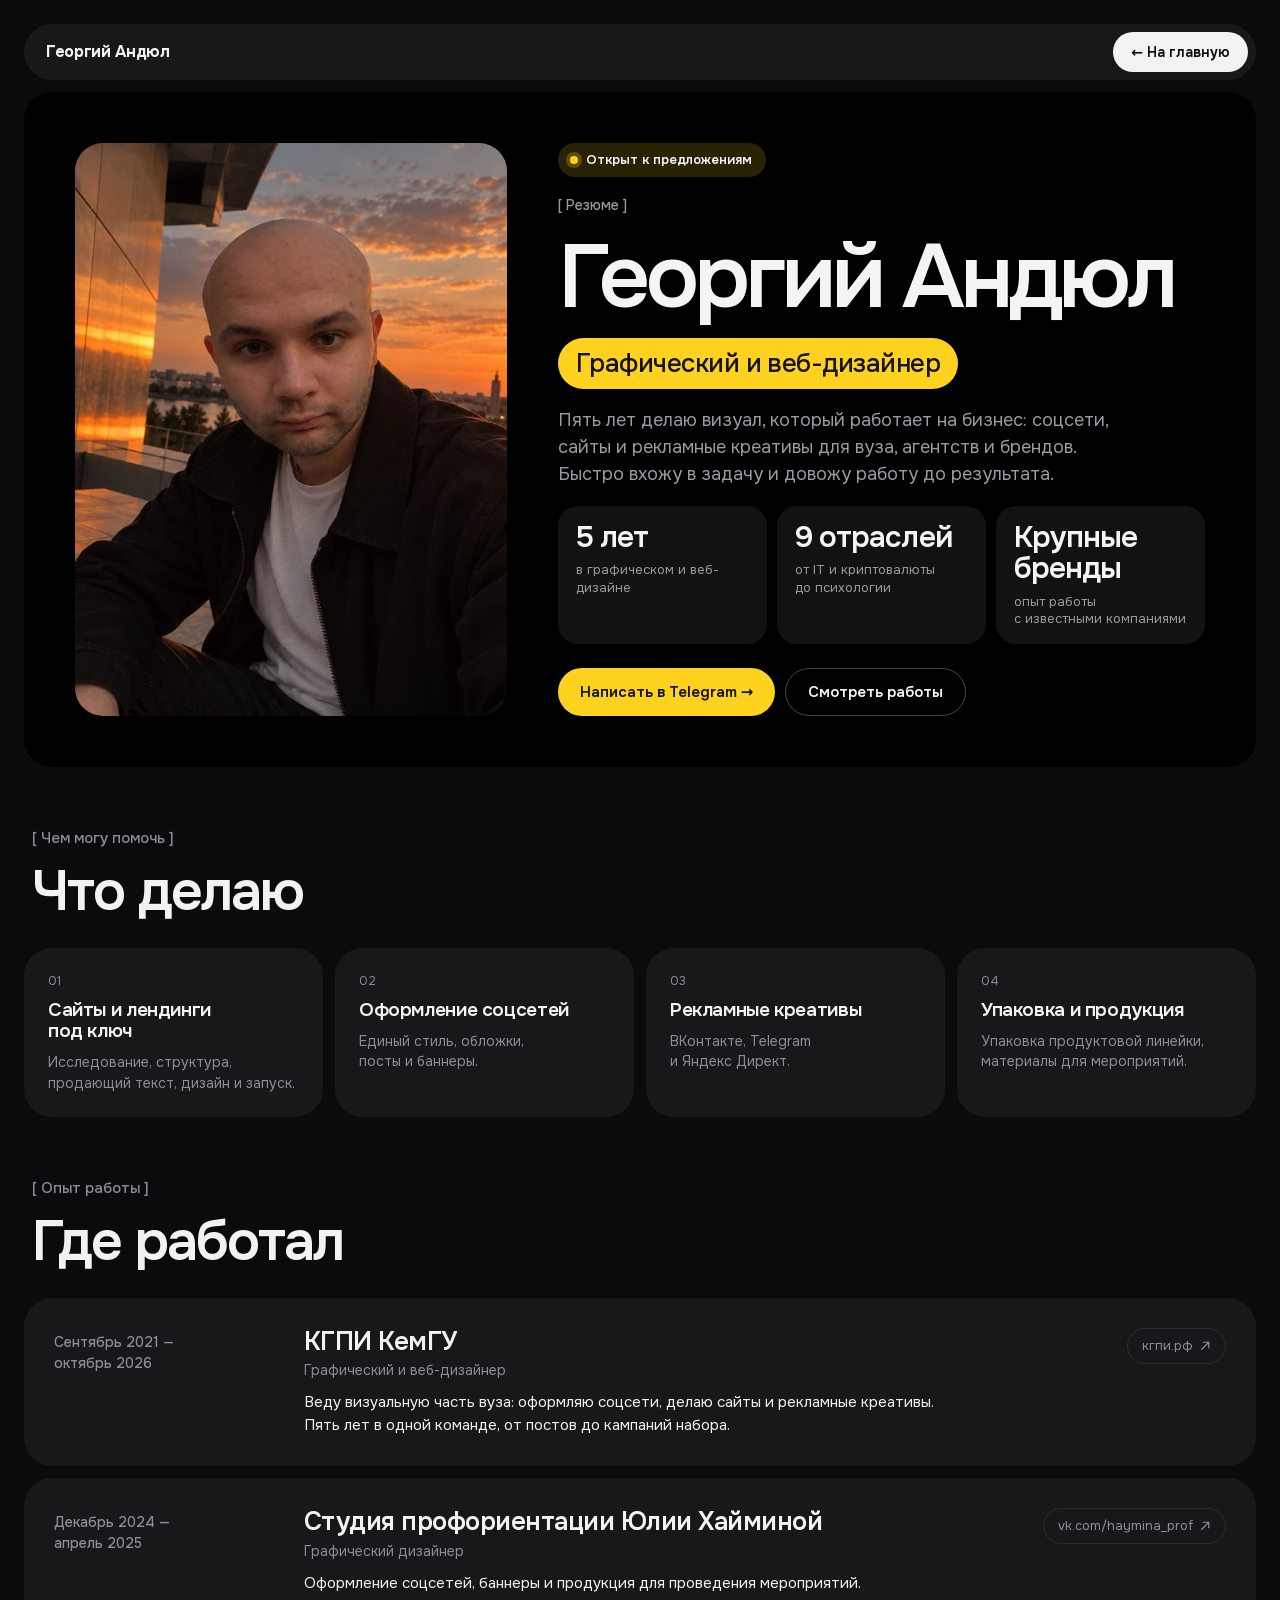
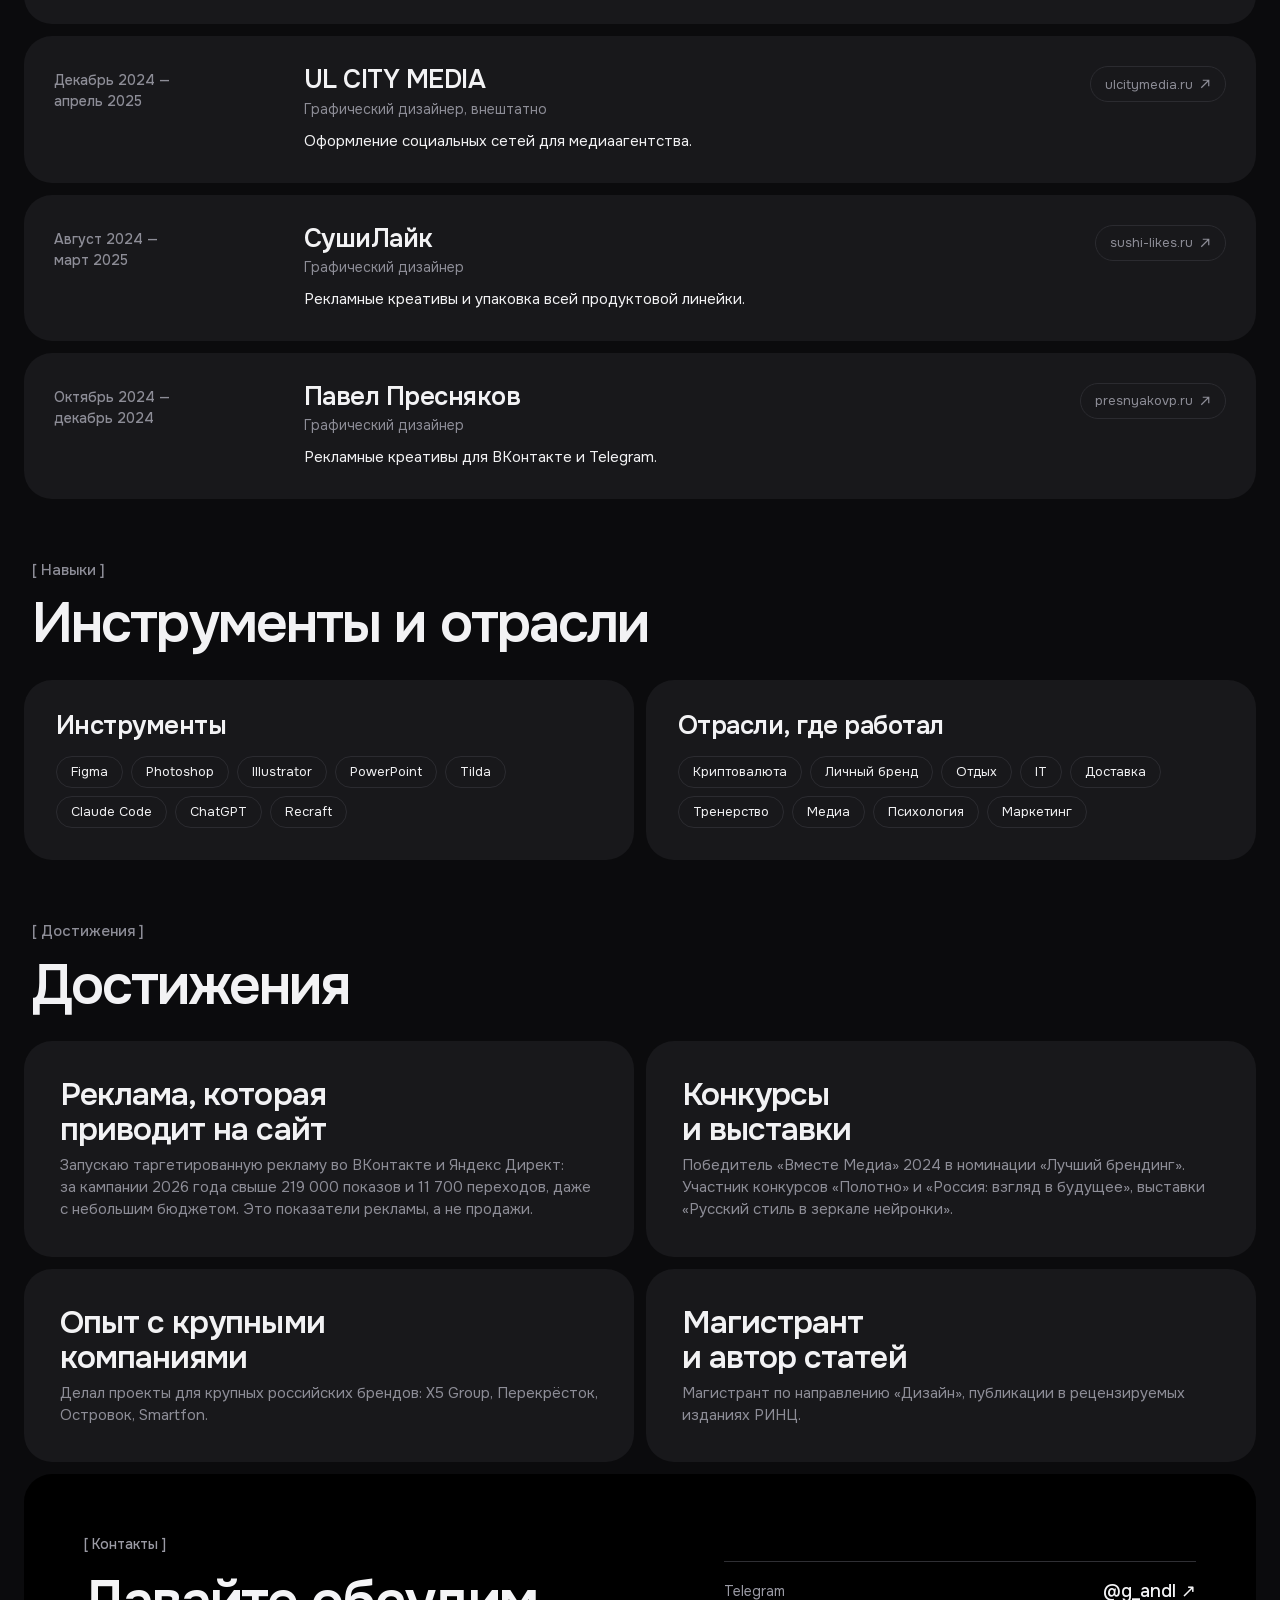
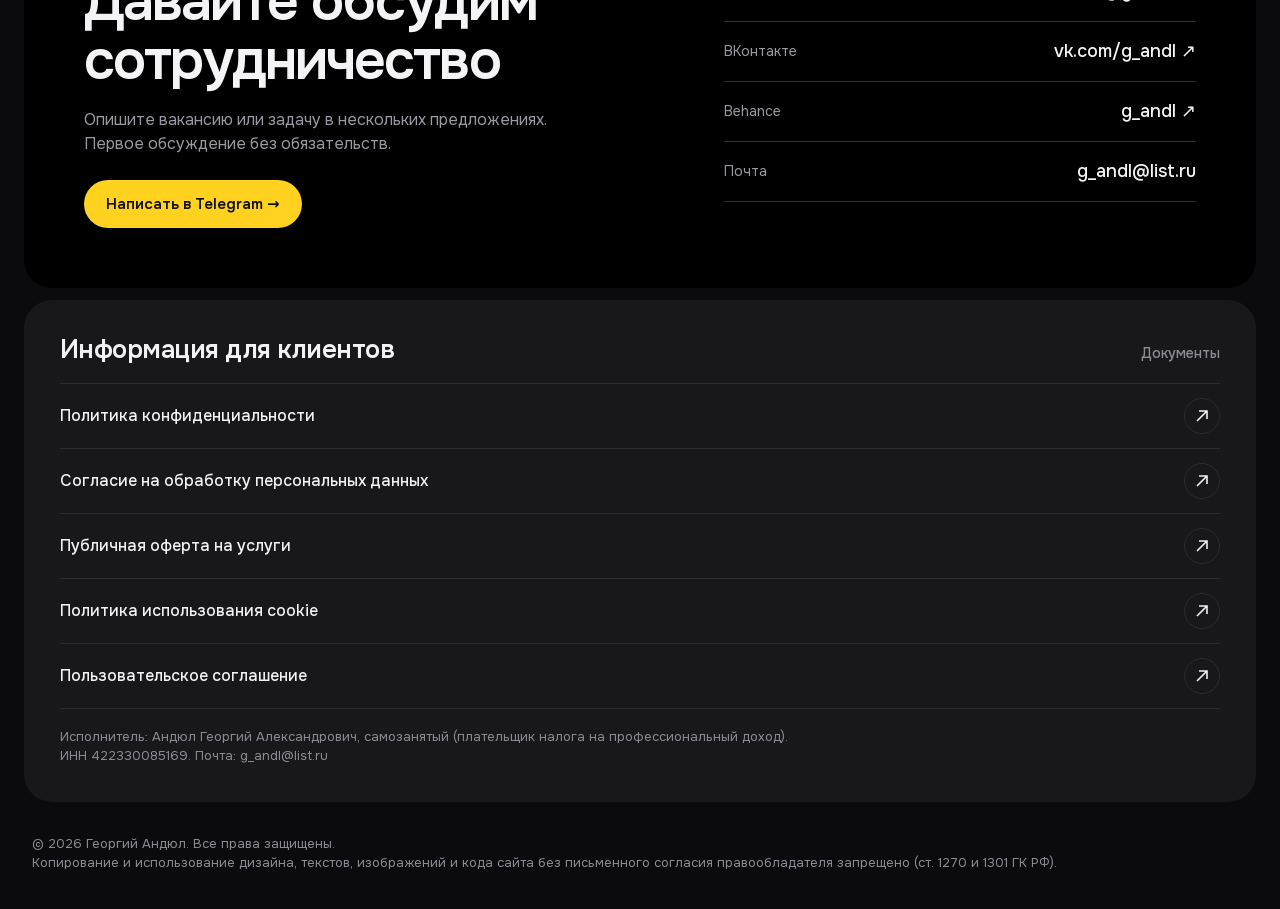
<file: resume.html>
<!doctype html>
<html lang="ru" data-theme="dark"><head>
<meta charset="utf-8">
<meta name="viewport" content="width=device-width, initial-scale=1">
<title>Резюме — Георгий Андюл, графический и веб-дизайнер</title>
<meta name="description" content="Резюме Георгия Андюла: графический и веб-дизайнер, 5 лет опыта. Сайты под ключ, оформление соцсетей, рекламные креативы, упаковка. Опыт, навыки и контакты.">
<meta name="robots" content="index,follow,max-image-preview:large">
<link rel="canonical" href="https://andyul.ru/resume">
<meta name="theme-color" content="#0B0B0D">
<meta name="color-scheme" content="dark">
<meta name="referrer" content="strict-origin-when-cross-origin">
<meta http-equiv="Content-Security-Policy" content="default-src 'self'; script-src 'self' 'unsafe-inline'; style-src 'self' 'unsafe-inline'; img-src 'self' data:; font-src 'self'; connect-src 'self'; object-src 'none'; base-uri 'self'; form-action 'none'">
<meta property="og:type" content="profile">
<meta property="og:locale" content="ru_RU">
<meta property="og:site_name" content="Георгий Андюл">
<meta property="og:title" content="Резюме — Георгий Андюл, графический и веб-дизайнер">
<meta property="og:description" content="Резюме Георгия Андюла: графический и веб-дизайнер, 5 лет опыта. Сайты под ключ, оформление соцсетей, рекламные креативы, упаковка. Опыт, навыки и контакты.">
<meta property="og:url" content="https://andyul.ru/resume">
<meta property="og:image" content="https://andyul.ru/me.jpg">
<meta name="twitter:card" content="summary">
<meta name="twitter:title" content="Резюме — Георгий Андюл, графический и веб-дизайнер">
<meta name="twitter:description" content="Резюме Георгия Андюла: графический и веб-дизайнер, 5 лет опыта. Сайты под ключ, оформление соцсетей, рекламные креативы, упаковка. Опыт, навыки и контакты.">
<meta name="twitter:image" content="https://andyul.ru/me.jpg">
<link rel="icon" href="/favicon.ico" sizes="any">
<link rel="icon" type="image/svg+xml" href="/favicon.svg">
<link rel="icon" type="image/png" sizes="48x48" href="/favicon-48.png">
<link rel="apple-touch-icon" sizes="180x180" href="/apple-touch-icon.png">
<link rel="manifest" href="/manifest.webmanifest">
<link rel="preload" href="/onest-lat-400.woff2" as="font" type="font/woff2" crossorigin>
<link rel="preload" href="/onest-cyr-400.woff2" as="font" type="font/woff2" crossorigin>
<link rel="stylesheet" href="/fonts.css">
<script type="application/ld+json">{"@context":"https://schema.org","@type":"ProfilePage","url":"https://andyul.ru/resume","name":"Резюме — Георгий Андюл, графический и веб-дизайнер","mainEntity":{"@type":"Person","@id":"https://andyul.ru/#person","name":"Георгий Андюл","alternateName":["Андюл Георгий","Андюл","Georgy Andyul"],"jobTitle":"Графический и веб-дизайнер","url":"https://andyul.ru/","image":"https://andyul.ru/me.jpg","email":"g_andl@list.ru","knowsAbout":["графический дизайн","веб-дизайн","лендинги","оформление социальных сетей","рекламные креативы","упаковка"],"sameAs":["https://vk.ru/andyul","https://vk.com/g_andl","https://www.behance.net/g_andl","https://t.me/g_andl"],"worksFor":{"@type":"CollegeOrUniversity","name":"КГПИ КемГУ"}}}</script>
<style>
/* Layout: bento-сетка скруглённых карточек на мягком сером; чёрные блоки для героя, стиля и цен; один акцент — лайм на чёрном */
:root{
  --bg:#EEEEF1; --card:#FFFFFF; --soft:#E4E4E9; --ink:#131316; --mute:#7C7C86; --line:#D6D6DC;
  --black:#141416; --on-black:#F4F4F6; --on-black-mute:#9A9AA4; --lime:#FFD21F; --on-lime:#131316;
  --font:'Onest',system-ui,-apple-system,'Segoe UI',sans-serif; --mono:'Onest',system-ui,-apple-system,'Segoe UI',sans-serif;
  --r:28px;
}
@media (prefers-color-scheme: dark){:root:not([data-theme="light"]){
  --bg:#0B0B0D; --card:#18181B; --soft:#232327; --ink:#F2F2F4; --mute:#8D8D97; --line:#2B2B30;
  --black:#000; --on-black:#F4F4F6; color-scheme:dark}}
:root[data-theme="dark"]{
  --bg:#0B0B0D; --card:#18181B; --soft:#232327; --ink:#F2F2F4; --mute:#8D8D97; --line:#2B2B30;
  --black:#000; --on-black:#F4F4F6; color-scheme:dark}

*{box-sizing:border-box}
body{background:var(--bg);color:var(--ink);font-family:var(--font);font-size:16px;line-height:1.5;
  padding-block:16px 24px;padding-left:max(16px,env(safe-area-inset-left,0px));padding-right:max(16px,env(safe-area-inset-right,0px));
  -webkit-font-smoothing:antialiased}
a{color:inherit;text-decoration:none}
.wrap{max-width:1240px;margin:0 auto;display:flex;flex-direction:column;gap:12px}
h1,h2,h3{margin:0;text-wrap:balance}
p{margin:0;text-wrap:pretty}
h2{font-size:clamp(30px,4.6vw,56px);line-height:1.04;letter-spacing:-.035em;font-weight:600}
h3{font-size:clamp(20px,2vw,26px);line-height:1.12;letter-spacing:-.02em;font-weight:600}
.label{font-family:var(--font);font-size:14px;font-weight:500;letter-spacing:0;color:var(--mute)}
.card{background:var(--card);border-radius:var(--r);padding:clamp(20px,3vw,36px);min-width:0}
.dark{background:var(--black);color:var(--on-black)}
.dark .label{color:var(--on-black-mute)}
:focus-visible{outline:2px solid var(--lime);outline-offset:3px}

/* buttons / pills */
.btn{display:inline-flex;align-items:center;gap:10px;height:48px;padding:0 22px;border-radius:999px;font-weight:600;font-size:15px;white-space:nowrap;transition:transform .2s}
.btn:hover{transform:translateY(-2px)}
.btn-lime{background:var(--lime);color:var(--on-lime)}
.btn-ink{background:var(--ink);color:var(--bg)}
.btn-ghost{background:rgba(255,255,255,.1);color:var(--on-black)}
.pills{display:flex;flex-wrap:wrap;gap:8px}
.promo{display:flex;flex-direction:column;gap:2px;align-self:flex-start;width:fit-content;padding:8px 14px;margin-bottom:14px;border-radius:18px;background:var(--lime);color:var(--on-lime);font-size:12px;line-height:1.2}
.promo b{font-size:13px;font-weight:700}
.pill{display:inline-flex;align-items:center;height:32px;padding:0 14px;border-radius:999px;border:1px solid var(--line);font-size:13px;color:var(--ink);background:transparent}
.pill.fill{background:var(--ink);color:var(--bg);border-color:var(--ink)}
.dark .pill{border-color:rgba(255,255,255,.2);color:var(--on-black)}
.dark .pill.lime{background:var(--lime);color:var(--on-lime);border-color:var(--lime)}
.arrow{width:44px;height:44px;border-radius:50%;display:grid;place-items:center;border:1px solid var(--line);flex:none;transition:.2s}
.arrow svg{width:16px;height:16px}
.dark .arrow{border-color:rgba(255,255,255,.25)}
a:hover>.arrow,.hov:hover .arrow{background:var(--lime);border-color:var(--lime);color:var(--on-lime)}

/* header */
header.nav{background:var(--card);border-radius:999px;padding:8px;display:flex;align-items:center;gap:16px;justify-content:space-between;position:sticky;top:max(8px,env(safe-area-inset-top,0px));z-index:20}
.logo span{white-space:nowrap}
.logo{font-weight:700;letter-spacing:-.02em;display:flex;align-items:center;gap:10px}
.logo img{width:40px;height:40px;border-radius:50%;object-fit:cover;display:block}
.logo i{width:30px;height:30px;border-radius:9px;background:var(--black);color:var(--lime);display:grid;place-items:center;font-style:normal;font-size:12px;font-weight:800}
.nav nav{display:flex;gap:28px;font-size:14px;color:var(--mute)}
.nav nav a:hover{color:var(--ink)}
.nav .btn{height:40px;padding:0 18px;font-size:14px}

.nav-r{display:flex;align-items:center;gap:8px}
.burger{display:none;width:40px;height:40px;border-radius:50%;border:1px solid var(--line);background:transparent;color:var(--ink);cursor:pointer;padding:0;position:relative}
.burger i{position:absolute;left:12px;right:12px;height:2px;border-radius:2px;background:currentColor;transition:transform .25s,top .25s}
.burger i:nth-child(1){top:15px}.burger i:nth-child(2){top:22px}
.burger[aria-expanded="true"] i:nth-child(1){top:19px;transform:rotate(45deg)}
.burger[aria-expanded="true"] i:nth-child(2){top:19px;transform:rotate(-45deg)}
.mnav{position:absolute;left:0;right:0;top:calc(100% + 8px);background:var(--card);border-radius:24px;padding:8px 20px;display:flex;flex-direction:column;box-shadow:0 12px 40px rgba(0,0,0,.18)}
.mnav[hidden]{display:none}
.mnav a{padding:16px 0;font-size:20px;font-weight:500;letter-spacing:-.02em;border-top:1px solid var(--line)}
.mnav a:first-child{border-top:0}
.amount-row{display:flex;align-items:baseline;gap:16px;flex-wrap:wrap}
.was{display:flex;flex-direction:column;font-size:13px;line-height:1.2;color:var(--mute)}
.was s{font-size:18px;font-weight:500;text-decoration-thickness:2px;opacity:.8}
.dark .was{color:var(--on-black-mute)}
.plan .was{color:var(--mute)}
.amount{font-size:clamp(34px,4vw,52px);font-weight:600;letter-spacing:-.04em;line-height:1}
.tilda-note{font-size:14px;color:var(--on-black-mute);margin-top:4px}
/* motion */
.rv{transition:opacity .7s ease,transform .7s cubic-bezier(.2,.7,.2,1)}
.js .rv:not(.in){opacity:.3;transform:translateY(22px)}
.rv.in{opacity:1;transform:none}
@media (hover:hover){
  .ben.rv.in:hover,.plan.rv.in:hover,.tile.rv.in:hover,.case.rv.in:hover,.svc.rv.in:hover{transform:translateY(-4px)}
}
@keyframes rise{from{opacity:.35;transform:translateY(18px)}to{opacity:1;transform:none}}
.hero-copy>*,.facts .fact{animation:rise .8s cubic-bezier(.2,.7,.2,1) backwards}
.hero-copy>*:nth-child(2){animation-delay:.08s}.hero-copy>*:nth-child(3){animation-delay:.16s}
.facts .fact:nth-child(1){animation-delay:.2s}.facts .fact:nth-child(2){animation-delay:.3s}.facts .fact:nth-child(3){animation-delay:.4s}
@keyframes spin{to{transform:rotate(360deg)}}
.hero-art circle:first-of-type{transform-origin:300px 260px;animation:spin 40s linear infinite}
.word{cursor:default}
.word::after{content:"АНДЮЛ";position:absolute;left:0;top:0;white-space:nowrap;background:none;-webkit-text-fill-color:#fff;color:#fff;opacity:0;transition:opacity .3s;pointer-events:none;
  -webkit-mask-image:radial-gradient(circle 170px at var(--mx,50%) var(--my,50%),#000 0,#000 30%,transparent 100%);mask-image:radial-gradient(circle 170px at var(--mx,50%) var(--my,50%),#000 0,#000 30%,transparent 100%)}
.word.hov::after{opacity:1}
@media (prefers-reduced-motion:reduce){.rv,.hero-copy>*,.facts .fact,.hero-art circle:first-of-type{animation:none!important;transition:none!important}.js .rv:not(.in){opacity:1;transform:none}}
.lead.dark .lead-sub{color:var(--on-black-mute)}
.lead .lead-sub{font-size:16px;line-height:1.5;color:var(--mute);margin-top:16px;letter-spacing:0;font-weight:400}
.cta-sub{font-size:17px;color:var(--on-black-mute);margin-top:18px;max-width:780px}
.hero-pills{margin-top:18px;position:relative;z-index:2}
.hero-ctas{align-self:end;justify-self:end;display:flex;gap:10px;position:relative;z-index:2}
.hero-meta{font-size:15px;color:var(--on-black-mute);margin-top:18px;position:relative;z-index:2}
.hero-card{align-self:end;justify-self:end;width:100%;max-width:320px;position:relative;z-index:2;display:flex;flex-direction:column;gap:14px;padding:24px;border-radius:24px;background:rgba(255,255,255,.07);border:1px solid rgba(255,255,255,.12);-webkit-backdrop-filter:blur(14px);backdrop-filter:blur(14px)}
.hero-card p{font-size:22px;line-height:1.15;letter-spacing:-.03em;font-weight:600;color:var(--on-black)}
.hero-card small{font-size:13px;color:var(--on-black-mute)}
.hc-btns{display:flex;gap:8px;flex-wrap:wrap}
.hc-btns .btn{height:44px;padding:0 18px;font-size:14px}
#practice,#process{flex-direction:column;align-items:flex-start;gap:14px}
#practice p,#process p{max-width:900px}
@media (max-width:640px){.sub br,.sec-head p br,.cta-sub br,.lead br,.lead-sub br,.svc p br,.faq p br{display:none}}
/* hero */
.hero{position:relative;overflow:hidden;min-height:560px;display:grid;grid-template-columns:1.25fr .75fr;gap:20px;align-items:end;padding:clamp(24px,4vw,56px)}
.hero h1{font-size:clamp(40px,7.4vw,100px);line-height:.96;letter-spacing:-.045em;font-weight:600;position:relative;z-index:2}
.hero h1 .chip{display:inline-flex;vertical-align:middle;align-items:center;gap:0;background:rgba(255,255,255,.12);border-radius:999px;padding:6px 8px;margin:0 6px;transform:translateY(-.08em)}
.hero h1 .chip img{width:.56em;height:.56em;border-radius:50%;border:3px solid #232327;margin-left:-.16em;object-fit:cover;display:block}
.hero h1 .chip img:first-child{margin:0}
.hero h1 .chip em{width:.56em;height:.56em;border-radius:50%;background:var(--lime);margin-left:.12em;display:grid;place-items:center;color:var(--on-lime)}
.hero h1 .chip em svg{width:.28em;height:.28em;display:block}
.hero .sub{max-width:680px;color:var(--on-black-mute);font-size:17px;margin-top:22px;position:relative;z-index:2}
.hero .ctas{display:flex;flex-wrap:wrap;gap:10px;margin-top:26px;position:relative;z-index:2}
.hero .top{position:absolute;left:clamp(24px,4vw,56px);top:clamp(24px,3vw,40px);right:clamp(24px,4vw,56px);display:flex;justify-content:space-between;gap:12px;z-index:2}
.hero-copy{padding-top:70px;min-width:0}
.hero-art{position:absolute;right:-70px;top:-30px;width:min(52%,640px);z-index:1;pointer-events:none}
.facts{display:flex;flex-direction:column;gap:2px;align-self:end;position:relative;z-index:2;justify-self:end;width:100%;max-width:260px;background:var(--black);box-shadow:0 0 28px 22px var(--black)}
.fact{display:flex;flex-direction:column;align-items:flex-start;gap:4px;padding:14px 0;border-top:1px solid rgba(255,255,255,.14)}
.fact b{font-size:22px;line-height:1.1;letter-spacing:-.03em;font-weight:600}
.fact span{font-size:13px;color:var(--on-black-mute);line-height:1.3;margin:0}

/* trust */
.trust{display:flex;align-items:center;justify-content:space-between;gap:24px;flex-wrap:wrap;padding-block:22px}
.brands{display:flex;gap:clamp(20px,4vw,56px);flex-wrap:wrap;align-items:center}
.brands span{font-weight:800;font-size:clamp(20px,2.4vw,28px);letter-spacing:-.04em;color:var(--ink);opacity:.82}
.brands span:nth-child(2){font-weight:500;letter-spacing:.02em;font-style:italic}
.brands span:nth-child(3){font-weight:600;letter-spacing:.08em;text-transform:uppercase;font-size:clamp(16px,1.8vw,22px)}

/* section head */
.sec-head{display:flex;justify-content:space-between;align-items:flex-end;gap:24px;flex-wrap:wrap;padding:48px 8px 14px}
.sec-head h2{max-width:760px}
.sec-head p{max-width:780px;color:var(--mute);font-size:15px}

/* benefits */
.grid3{display:grid;grid-template-columns:repeat(3,1fr);gap:12px}
.ben{min-height:300px;display:flex;flex-direction:column;justify-content:space-between;gap:30px}
.ben .ico{width:64px;height:64px}
.ben h3{min-height:2.24em}
.ben p{color:var(--mute);font-size:15px;margin-top:10px;min-height:3em}

/* services bento */
.bento{display:grid;grid-template-columns:repeat(12,1fr);gap:12px}
.svc{min-width:0;display:flex;flex-direction:column;justify-content:space-between;gap:28px;position:relative;overflow:hidden}
.svc .row{display:flex;justify-content:space-between;gap:16px;align-items:flex-start}
.svc p{color:var(--mute);font-size:15px;max-width:620px;margin-top:10px}
.svc .row>div{min-width:0}
.svc .arrow{flex:none}
.dark.svc p{color:var(--on-black-mute)}
.svc .art{width:100%;max-width:260px;align-self:flex-end;margin-top:-10px}
.s1{grid-column:span 7;min-height:420px}
.s2{grid-column:span 5;min-height:420px}
.s3{grid-column:span 5;min-height:300px}
.s4{grid-column:1/-1;min-height:0}
.list{list-style:none;margin:0;padding:0;display:flex;flex-direction:column}
.list li{display:flex;justify-content:space-between;gap:16px;padding:14px 0;border-top:1px solid var(--line);font-size:15px}
.list li span:last-child{color:var(--mute);font-family:var(--mono);font-size:12px;white-space:nowrap}
.dark .list li{border-color:rgba(255,255,255,.14)}

/* cases */
.cases{display:grid;grid-template-columns:repeat(3,1fr);gap:12px}
.case{display:flex;flex-direction:column;gap:14px;padding:12px 12px 20px;border-radius:var(--r);background:var(--card);transition:transform .25s;min-width:0}
.case:hover{transform:translateY(-4px)}
.case .vis{aspect-ratio:1680/783;border-radius:20px;overflow:hidden;position:relative;background:var(--soft)}
.case .vis img{position:absolute;inset:0;width:100%;height:100%;object-fit:cover;display:block}
.case .meta{display:flex;justify-content:space-between;gap:12px;align-items:flex-start;padding:0 8px}
.case h3{font-size:18px;letter-spacing:-.015em}
.case .tag{font-family:var(--mono);font-size:12px;color:var(--mute);letter-spacing:0;padding:0 8px}
.case.more{grid-column:1/-1;flex-direction:row;align-items:center;justify-content:space-between;gap:24px;flex-wrap:wrap;background:var(--black);color:var(--on-black);padding:32px 36px;min-height:0;position:relative;overflow:hidden}
.case.more .label{color:var(--on-black-mute);margin-bottom:12px}
.case.more h3{font-size:clamp(24px,2.6vw,34px);max-width:260px}
.case.more .btn{align-self:center}
.case.more h3{max-width:520px}
.more-art{width:110px;opacity:.95}

/* about */
.about{display:grid;grid-template-columns:.8fr 1.2fr;gap:12px}
.photo{margin:0;padding:0;position:relative;overflow:hidden;min-height:520px;background:var(--black)}
.photo img{width:100%;height:100%;object-fit:cover;object-position:38% 0%;position:absolute;inset:0}
.photo::after{content:"";position:absolute;inset:auto 0 0 0;height:30%;background:linear-gradient(to top,rgba(0,0,0,.45),transparent);pointer-events:none}
.photo figcaption.pill{z-index:1;color:#fff;background:rgba(0,0,0,.35);-webkit-backdrop-filter:blur(8px);backdrop-filter:blur(8px);border-color:rgba(255,255,255,.4)}
.photo figcaption{position:absolute;left:20px;bottom:20px}
.about-r{display:flex;flex-direction:column;gap:12px;min-width:0}
.lead{padding:clamp(24px,3.4vw,44px)}
.lead p{font-size:clamp(22px,2.6vw,34px);line-height:1.15;letter-spacing:-.03em;font-weight:500;max-width:640px}
.tiles{display:grid;grid-template-columns:1fr 1fr;gap:12px;flex:1}
.tile{display:flex;flex-direction:column;justify-content:space-between;gap:28px;min-height:180px}
.tile b{font-size:clamp(24px,2.6vw,34px);letter-spacing:-.04em;font-weight:600;line-height:1}
.tile span{font-size:14px;color:var(--mute)}
.tile.wide{grid-column:1/-1}
.tile.dark span{color:var(--on-black-mute)}

/* ads */
.ads{display:grid;grid-template-columns:1fr 1fr;gap:12px}
.ads-main{grid-column:1/-1;display:flex;flex-direction:column;gap:36px;padding:clamp(24px,3.4vw,44px)}
.ads-top{display:flex;justify-content:space-between;gap:12px;flex-wrap:wrap;align-items:center}
.ads-stats{display:grid;grid-template-columns:repeat(3,1fr);gap:24px}
.ads-stats div{display:flex;flex-direction:column;gap:10px;min-width:0}
.ads-stats b{font-size:clamp(44px,6vw,88px);font-weight:600;letter-spacing:-.05em;line-height:.95;font-variant-numeric:tabular-nums}
.ads-stats div:first-child b{color:var(--lime)}
.ads-stats span{font-size:14px;color:var(--on-black-mute);max-width:220px}
.ads-lead{font-size:clamp(17px,1.6vw,21px);line-height:1.35;letter-spacing:-.01em;max-width:680px;color:var(--on-black)}
.ads-top .pill{border-color:rgba(255,255,255,.2);color:var(--on-black)}
.ads-top .pill.lime{background:var(--lime);color:var(--on-lime);border-color:var(--lime)}
.ads-split .bar{height:12px;border-radius:99px;background:rgba(255,255,255,.18);overflow:hidden}
.ads-split .bar i{display:block;height:100%;background:var(--lime);border-radius:99px}
.ads-split .legend{display:flex;gap:24px;flex-wrap:wrap;margin-top:12px;font-size:13px;color:var(--on-black-mute)}
.ads-split .dot{display:inline-block;width:10px;height:10px;border-radius:50%;margin-right:8px}
.ads-split .dot.y{background:var(--lime)}.ads-split .dot.w{background:rgba(255,255,255,.45)}
.ads-ch{display:flex;flex-direction:column;gap:18px}
.ads-ch .list li{align-items:baseline}
.ads-ch .list .v{font-family:var(--font);font-size:20px;font-weight:600;letter-spacing:-.02em;color:var(--ink);font-variant-numeric:tabular-nums}
.ads-note{font-size:13px;color:var(--mute)}
.car{grid-column:1/-1;padding:clamp(24px,3.4vw,44px);display:flex;flex-direction:column;gap:clamp(28px,4vw,56px)}
.car-head{display:flex;justify-content:space-between;align-items:center;gap:16px;flex-wrap:wrap}
.car-nav{display:flex;align-items:center;gap:10px}
.car-count{font-family:var(--mono);font-size:13px;color:var(--on-black-mute);margin-right:6px;font-variant-numeric:tabular-nums}
.car-count b{color:var(--on-black);font-weight:500}
.car-btn{width:48px;height:48px;border-radius:50%;border:1px solid rgba(255,255,255,.25);background:transparent;color:var(--on-black);display:grid;place-items:center;cursor:pointer;padding:0;transition:background .2s,border-color .2s}
.car-btn svg{width:18px;height:18px}
.car-btn:hover{background:var(--lime);border-color:var(--lime);color:var(--on-lime)}
.car-view{overflow:hidden}
.car-track{display:flex;transition:transform .45s cubic-bezier(.3,.7,.2,1)}
.slide{flex:0 0 100%;min-width:0;display:flex;flex-direction:column;gap:20px}
.slide-title{font-size:clamp(26px,3vw,40px);letter-spacing:-.03em}
.car .ads-stats{grid-template-columns:repeat(2,1fr);gap:clamp(20px,4vw,56px);margin-top:8px}
.car .ads-stats b,.car .ads-stats div:first-child b{font-size:clamp(40px,6.4vw,104px);color:var(--on-black);white-space:nowrap}
.car .ads-stats b.hl{background:var(--lime);color:var(--on-lime);border-radius:.14em;padding:.04em .16em;align-self:flex-start;display:inline-block;width:fit-content}
.car .ads-stats span{color:var(--on-black-mute);font-size:15px}
.car-dots{display:flex;gap:8px}
.dot-b{width:28px;height:6px;border-radius:99px;border:0;background:rgba(255,255,255,.2);padding:0;cursor:pointer}
.dot-b[aria-current="true"]{background:var(--lime)}
.slide-meta{display:flex;align-items:center;gap:12px;flex-wrap:wrap;min-height:32px}
.slide-meta .label{margin:0}
.car-head .pill{border-color:rgba(255,255,255,.25);color:var(--on-black)}
@media (prefers-reduced-motion:reduce){.car-track{transition:none}}
/* process timeline */
.tl{position:relative;padding:8px 0 4px}
.tl-cols{display:grid;grid-template-columns:repeat(5,1fr);position:absolute;inset:0;pointer-events:none}
.tl-cols i{border-left:1px solid var(--line);position:relative;font-style:normal;font-family:var(--mono);font-size:11px;color:var(--mute);padding:0 0 0 8px}
.tl-rows{position:relative;display:grid;grid-template-columns:repeat(5,1fr);row-gap:14px;padding-top:34px}
.tp{background:var(--soft);border-radius:18px;padding:14px 18px;font-size:14px;line-height:1.35;min-width:0;margin-right:10px}
.tp b{display:block;font-weight:600;font-size:15px;margin-bottom:2px}
.tp.l{background:var(--lime);color:var(--on-lime)}
.tp:nth-child(1){grid-column:1/3}.tp:nth-child(2){grid-column:2/4}.tp:nth-child(3){grid-column:3/5}.tp:nth-child(4){grid-column:4/6}.tp:nth-child(5){grid-column:5/6;min-width:0}

/* pricing */
.price{display:flex;flex-direction:column;gap:20px}
.price-wrap{display:grid;grid-template-columns:1fr;gap:12px;margin-top:28px}
.plan{background:var(--card);color:var(--ink);border-radius:24px;padding:clamp(20px,2.4vw,30px);display:flex;flex-direction:column;gap:18px;min-width:0}
.plan h3{font-size:clamp(22px,2.4vw,30px)}
.plan .d{color:var(--mute);font-size:14px}
.checks{list-style:none;margin:0;padding:0;display:flex;flex-direction:column;gap:10px;font-size:15px;font-weight:500}
.checks li{display:flex;gap:10px;align-items:center}
.checks li::before{content:"";width:20px;height:20px;border-radius:50%;background:var(--ink) url("data:image/svg+xml,%3Csvg xmlns='http://www.w3.org/2000/svg' viewBox='0 0 20 20'%3E%3Cpath d='M5.5 10.5l3 3 6-6.5' fill='none' stroke='white' stroke-width='2' stroke-linecap='round' stroke-linejoin='round'/%3E%3C/svg%3E") center/100% no-repeat;flex:none}
@media (prefers-color-scheme:dark){:root:not([data-theme="light"]) .checks li::before{background-image:url("data:image/svg+xml,%3Csvg xmlns='http://www.w3.org/2000/svg' viewBox='0 0 20 20'%3E%3Cpath d='M5.5 10.5l3 3 6-6.5' fill='none' stroke='%23131316' stroke-width='2' stroke-linecap='round' stroke-linejoin='round'/%3E%3C/svg%3E")}}
:root[data-theme="dark"] .checks li::before{background-image:url("data:image/svg+xml,%3Csvg xmlns='http://www.w3.org/2000/svg' viewBox='0 0 20 20'%3E%3Cpath d='M5.5 10.5l3 3 6-6.5' fill='none' stroke='%23131316' stroke-width='2' stroke-linecap='round' stroke-linejoin='round'/%3E%3C/svg%3E")}
.plan .foot{margin-top:auto;display:flex;align-items:center;justify-content:space-between;gap:12px;flex-wrap:wrap;padding-top:8px}
.plan .foot .p{background:var(--soft);border-radius:14px;padding:10px 14px;font-size:13px;color:var(--mute)}

/* faq */
.faq{padding:clamp(20px,3vw,40px) clamp(20px,4vw,56px)}
.faq details{border-top:1px solid var(--line)}
.faq details:last-child{border-bottom:1px solid var(--line)}
.faq summary{list-style:none;cursor:pointer;display:flex;justify-content:space-between;align-items:center;gap:20px;padding:22px 0;font-size:clamp(17px,1.6vw,21px);font-weight:500;letter-spacing:-.01em}
.faq summary::-webkit-details-marker{display:none}
.faq summary::after{content:"+";font-size:28px;font-weight:300;transition:transform .25s;line-height:1}
.faq details[open] summary::after{transform:rotate(45deg)}
.faq details p{color:var(--mute);padding:0 40px 24px 0;max-width:720px}

/* contact / footer */
.cta{overflow:hidden;position:relative;padding-bottom:0}
.cta-top{display:flex;justify-content:space-between;gap:24px;flex-wrap:wrap;align-items:flex-end}
.cta h2{font-size:clamp(36px,6.4vw,88px);line-height:.98;max-width:820px}
.contacts{display:flex;flex-direction:column;gap:8px;min-width:240px}
.contacts a{display:flex;justify-content:space-between;align-items:center;gap:20px;padding:14px 0;border-top:1px solid rgba(255,255,255,.16);font-size:17px}
.contacts a span:last-child{color:var(--on-black-mute);font-family:var(--mono);font-size:13px}
.contacts a:hover span:first-child{color:var(--lime)}
.word{position:relative;font-size:clamp(70px,21.5vw,290px);font-weight:800;letter-spacing:-.065em;line-height:.8;margin-top:48px;white-space:nowrap;
  background:radial-gradient(circle at 50% 50%,rgba(255,255,255,.42) 1.6px,transparent 2px) 0 0/9px 9px;-webkit-background-clip:text;background-clip:text;color:transparent;transform:translateY(.1em);user-select:none}
.legal-card{display:flex;flex-direction:column;gap:18px}
.legal-head{display:flex;justify-content:space-between;align-items:baseline;gap:16px;flex-wrap:wrap}
.docs a{display:flex;justify-content:space-between;align-items:center;gap:16px;padding:14px 0;border-top:1px solid var(--line);font-size:16px;font-weight:500}
.docs a .arrow{width:36px;height:36px}
.docs a:hover span:first-child{text-decoration:underline;text-underline-offset:4px}
.docs a:last-child{border-bottom:1px solid var(--line)}
.docs details{border-top:1px solid var(--line)}
.docs summary{list-style:none;cursor:pointer;display:flex;justify-content:space-between;align-items:center;gap:16px;padding:16px 0;font-size:16px;font-weight:500}
.docs summary::-webkit-details-marker{display:none}
.docs summary::after{content:"+";font-size:24px;font-weight:300;line-height:1;transition:transform .25s}
.docs details[open] summary::after{transform:rotate(45deg)}
.doc{display:flex;flex-direction:column;gap:10px;padding:0 0 22px;max-width:760px;font-size:14px;color:var(--mute)}
.doc b{color:var(--ink);font-weight:600}
.req{font-size:13px;color:var(--mute);max-width:760px}
.legal{display:flex;justify-content:space-between;gap:16px;flex-wrap:wrap;padding:20px 8px 4px;font-size:13px;color:var(--mute)}

@media (max-width:960px){
  .hero-ctas{justify-self:stretch;flex-wrap:wrap}
  .ben h3{min-height:0}
  .ads{grid-template-columns:1fr}
  .ads-stats{grid-template-columns:1fr;gap:20px}
  .car .ads-stats{grid-template-columns:1fr}
  .nav nav{display:none}
  .burger{display:block}
  .hero{grid-template-columns:1fr;min-height:0}
  .hero-art{width:70%;right:-60px;top:20px;opacity:.9}
  .facts{max-width:none;justify-self:stretch;flex-direction:column;gap:0}
  .fact{flex:1;flex-direction:column;gap:2px}
  .grid3,.price-wrap{grid-template-columns:1fr}
  .ben{min-height:0}
  .bento{grid-template-columns:minmax(0,1fr)}
  .s1,.s2,.s3,.s4{grid-column:1/-1;min-height:0}
  .cases{grid-template-columns:repeat(2,1fr)}.case.more{grid-column:1/-1;min-height:0}
  .about{grid-template-columns:1fr}
  .photo{min-height:0;aspect-ratio:3/4}
}
@media (max-width:640px){
  .cases{grid-template-columns:1fr}
  .tiles{grid-template-columns:1fr}
  .tl-cols{display:none}
  .tl-rows{grid-template-columns:1fr;padding-top:6px}
  .tp:nth-child(n){grid-column:auto;margin-right:0}
  .hero .top .pill{display:none}
  .hero{padding:20px}
  .hero .top{left:20px;right:20px;top:20px}
  .hero-copy{padding-top:236px}
  .hero h1{font-size:clamp(36px,11.5vw,56px)}
  .hero-art{width:74%;right:-22px;top:28px;opacity:.95}
  .hero .sub{font-size:16px}
  .hero-ctas .btn{flex:1;justify-content:center}
  .facts{flex-direction:column;gap:0}
  .sec-head{padding:36px 4px 12px}
  .hide-sm{display:none}
  .tile{min-height:130px;gap:18px}
  header.nav{padding:6px}
  .logo{font-size:15px;gap:8px}
  .nav .btn{height:38px;padding:0 16px}
  .trust{padding:20px}
  .brands{gap:18px}
  .card{padding:20px}
  .s1,.s2,.s3,.s4{min-height:0}
  .svc .art{display:none}
  .case{padding:10px 10px 18px}
  .cta h2{font-size:clamp(30px,9vw,44px)}
  .contacts{min-width:0;width:100%}
  .word{margin-top:32px;transform:none;font-size:21vw;line-height:.95;padding-bottom:20px;background-size:6px 6px;background-image:radial-gradient(circle at 50% 50%,rgba(255,255,255,.6) 1.3px,transparent 1.7px)}
  .cta{padding-bottom:8px}
  .faq{padding:20px}
  .faq details p{padding-right:0}
  .legal{padding-inline:4px}
}
@media (prefers-reduced-motion:reduce){*{transition:none!important;animation:none!important}}
@keyframes float{0%,100%{transform:translateY(0) rotate(0)}50%{transform:translateY(-10px) rotate(2deg)}}
.float{animation:float 7s ease-in-out infinite;transform-origin:center}



/* resume */
.nav nav a.on{color:var(--ink)}
.mnav a.on{color:var(--ink)}
.r-hero{position:relative;overflow:hidden;padding:clamp(28px,5vw,64px);display:flex;flex-direction:column;gap:22px}
.r-hero h1{font-size:clamp(44px,8vw,104px);line-height:.96;letter-spacing:-.045em;font-weight:600}
.r-role{font-size:clamp(18px,2.4vw,28px);font-weight:500;letter-spacing:-.02em;color:var(--lime)}
.r-lead{max-width:640px;font-size:clamp(16px,1.6vw,19px);color:var(--on-black-mute);line-height:1.5}
.r-cta{display:flex;flex-wrap:wrap;gap:10px;margin-top:6px}
.btn-out{border:1px solid rgba(255,255,255,.28);color:var(--on-black);background:transparent}
.r-stats{display:grid;grid-template-columns:repeat(3,1fr);gap:12px;margin-top:10px}
.r-stat{border-radius:20px;background:rgba(255,255,255,.07);padding:18px 20px}
.r-stat b{display:block;font-size:clamp(28px,3.4vw,44px);font-weight:600;letter-spacing:-.04em;line-height:1;color:var(--on-black)}
.r-stat span{display:block;margin-top:8px;font-size:13px;color:var(--on-black-mute);line-height:1.35}
.r-grid{display:grid;grid-template-columns:repeat(4,1fr);gap:12px}
.r-tile{padding:24px;display:flex;flex-direction:column;gap:10px}
.r-tile h3{font-size:19px}
.r-tile p{font-size:14px;color:var(--mute);line-height:1.45}
.r-tile .n{font-family:var(--mono);font-size:12px;color:var(--mute)}
.jobs{display:flex;flex-direction:column;gap:12px}
.job{display:grid;grid-template-columns:230px 1fr auto;gap:20px;align-items:start;padding:clamp(20px,2.4vw,30px)}
.job .when{font-family:var(--font);font-size:14px;font-weight:500;letter-spacing:0;color:var(--mute);line-height:1.5;padding-top:4px}
.job .when em{display:inline-block;margin-top:6px;font-style:normal;color:var(--on-lime);background:var(--lime);border-radius:999px;padding:3px 10px;text-transform:none;letter-spacing:0}
.job h3{font-size:clamp(20px,2vw,26px)}
.job .role{font-size:14px;color:var(--mute);margin-top:4px}
.job p{margin-top:10px;font-size:15px;line-height:1.5;max-width:640px}
.job .go{display:inline-flex;align-items:center;gap:6px;font-size:13px;color:var(--mute);height:36px;padding:0 14px;border:1px solid var(--line);border-radius:999px;white-space:nowrap}
.job .go:hover{color:var(--ink);border-color:var(--ink)}
.job .go svg{width:12px;height:12px}
.r-two{display:grid;grid-template-columns:1fr 1fr;gap:12px}
.r-box{padding:clamp(22px,2.6vw,32px);display:flex;flex-direction:column;gap:16px}
.r-box .pills{display:flex;flex-wrap:wrap;gap:8px}
.r-ach{display:grid;grid-template-columns:repeat(2,1fr);gap:12px}
.r-ach .card{display:flex;flex-direction:column;gap:8px}
.r-ach b{font-size:clamp(22px,2.6vw,32px);font-weight:600;letter-spacing:-.03em;line-height:1.1}
.r-ach span{font-size:15px;color:var(--mute);line-height:1.45}
.r-cta-card{padding:clamp(28px,5vw,60px);display:flex;flex-direction:column;gap:18px}
.r-cta-card h2{max-width:720px}
.r-cta-card p{max-width:560px;color:var(--on-black-mute)}
@media (max-width:960px){.r-grid{grid-template-columns:repeat(2,1fr)}.job{grid-template-columns:1fr;gap:10px}.job .when{padding-top:0}.job .go{justify-self:start}.r-two{grid-template-columns:1fr}}
@media (max-width:640px){.r-stats{grid-template-columns:1fr}.r-grid,.r-ach{grid-template-columns:1fr}.r-hero h1{font-size:clamp(40px,13vw,64px)}}

.r-top{display:flex;justify-content:space-between;align-items:center;gap:12px;background:var(--card);border-radius:999px;padding:8px 8px 8px 22px;position:sticky;top:max(8px,env(safe-area-inset-top,0px));z-index:20}
.r-top b{letter-spacing:-.02em}
.r-top .btn{height:40px;padding:0 18px;font-size:14px}
.r-hero2{display:grid;grid-template-columns:1.2fr .8fr;gap:clamp(24px,4vw,56px);align-items:center;padding:clamp(22px,4vw,56px)}
.r-h-text{display:flex;flex-direction:column;align-items:flex-start;gap:18px}
.r-open{display:inline-flex;align-items:center;gap:8px;font-size:13px;font-weight:600;background:rgba(255,210,31,.22);color:var(--ink);padding:7px 14px 7px 12px;border-radius:999px}
.r-open i{width:8px;height:8px;border-radius:50%;background:var(--lime);box-shadow:0 0 0 4px rgba(255,210,31,.25)}
.r-hero2 h1{font-size:clamp(44px,7vw,92px);line-height:.96;letter-spacing:-.045em;font-weight:600}
.r-role2{font-size:clamp(18px,2.2vw,26px);font-weight:500;letter-spacing:-.02em;background:var(--lime);color:var(--on-lime);border-radius:999px;padding:6px 18px}
.r-lead2{max-width:560px;font-size:clamp(16px,1.5vw,18px);color:var(--mute);line-height:1.5}
.r-facts{display:grid;grid-template-columns:repeat(3,1fr);gap:10px;width:100%}
.r-fact{border-radius:20px;background:var(--bg);padding:16px 18px}
.r-fact b{display:block;font-size:clamp(22px,2.4vw,30px);font-weight:600;letter-spacing:-.03em;line-height:1.05}
.r-fact span{display:block;margin-top:8px;font-size:13px;color:var(--mute);line-height:1.35}
.btn-line{border:1px solid var(--line);color:var(--ink);background:transparent}
.r-photo{margin:0;border-radius:28px;overflow:hidden;aspect-ratio:4/5;background:var(--black)}
.r-photo img{display:block;width:100%;height:100%;object-fit:cover;object-position:38% 8%}
.r-cta-card{display:grid;grid-template-columns:1.1fr .9fr;gap:clamp(24px,5vw,64px);align-items:center;padding:clamp(26px,5vw,60px)}
.r-cta-l{display:flex;flex-direction:column;gap:18px}
.r-cta-l p{max-width:none}
.r-links{display:flex;flex-direction:column}
.r-links a{display:flex;justify-content:space-between;align-items:center;gap:12px;padding:16px 0;border-bottom:1px solid #2F2F34}
.r-links a:first-child{border-top:1px solid #2F2F34}
.r-links span{font-size:14px;color:var(--on-black-mute)}
.r-links b{font-size:18px;font-weight:500;color:var(--on-black)}
.r-links a:hover b{color:var(--lime)}
@media (max-width:960px){.r-hero2{grid-template-columns:1fr}.r-photo{order:-1;width:100%;aspect-ratio:auto;height:clamp(260px,50vw,420px)}.r-cta-card{grid-template-columns:1fr}}
@media (max-width:640px){.r-facts{grid-template-columns:1fr}.r-top{padding-left:18px}.r-photo{aspect-ratio:1/1;height:auto}}

.r-hero2{grid-template-columns:.8fr 1.2fr}
.r-open{background:rgba(255,210,31,.16);color:var(--on-black)}
.r-lead2{color:var(--on-black-mute)}
.r-fact{background:rgba(255,255,255,.07)}
.r-fact span{color:var(--on-black-mute)}
.r-photo{background:#141416}
@media (max-width:960px){.r-hero2{grid-template-columns:1fr}}
@media (min-width:961px){.r-hero2{align-items:stretch}.r-photo{aspect-ratio:auto;position:relative;min-height:360px;height:auto}.r-photo img{position:absolute;inset:0}}
@media (max-width:640px){.r-cta{flex-direction:column;align-items:stretch;width:100%}.r-cta .btn{width:100%;justify-content:center}}
@media (max-width:640px){.r-role2{font-size:15px;padding:6px 14px;white-space:nowrap}}

/* animation: плавное появление при прокрутке */
html.js .rv{opacity:0;transform:translateY(26px);transition:opacity .75s cubic-bezier(.2,.7,.2,1),transform .75s cubic-bezier(.2,.7,.2,1);transition-delay:var(--d,0s)}
html.js .rv.in{opacity:1;transform:none}
@media (prefers-reduced-motion:reduce){html.js .rv{opacity:1;transform:none;transition:none}}
</style>
</head><body id="top">
<div class="wrap">
<div class="r-top"><b>Георгий Андюл</b><a class="btn btn-ink" href="/">← На главную</a></div>
<section class="card dark r-hero2">
  <figure class="r-photo"><img src="/me.jpg" alt="Георгий Андюл, графический и веб-дизайнер" width="1200" height="1200" fetchpriority="high"></figure>
  <div class="r-h-text">
    <span class="r-open"><i></i>Открыт к предложениям</span>
    <p class="label">[ Резюме ]</p>
    <h1>Георгий Андюл</h1>
    <div class="r-role2">Графический и&nbsp;веб-дизайнер</div>
    <p class="r-lead2">Пять лет делаю визуал, который работает на&nbsp;бизнес: соцсети, сайты и&nbsp;рекламные креативы для&nbsp;вуза, агентств и&nbsp;брендов. Быстро вхожу в&nbsp;задачу и&nbsp;довожу работу до&nbsp;результата.</p>
    <div class="r-facts"><div class="r-fact"><b>5 лет</b><span>в&nbsp;графическом и&nbsp;веб-дизайне</span></div><div class="r-fact"><b>9 отраслей</b><span>от&nbsp;IT и&nbsp;криптовалюты до&nbsp;психологии</span></div><div class="r-fact"><b>Крупные бренды</b><span>опыт работы с&nbsp;известными компаниями</span></div></div>
    <div class="r-cta"><a class="btn btn-lime" href="https://t.me/g_andl" target="_blank" rel="noopener">Написать в&nbsp;Telegram →</a><a class="btn btn-out" href="/#cases">Смотреть работы</a></div>
  </div>
</section>

<div class="sec-head"><div><p class="label" style="margin-bottom:14px">[ Чем могу помочь ]</p><h2>Что делаю</h2></div></div>
<section class="r-grid">
<div class="card r-tile"><span class="n">01</span><h3>Сайты и лендинги под ключ</h3><p>Исследование, структура, продающий текст, дизайн и&nbsp;запуск.</p></div>
<div class="card r-tile"><span class="n">02</span><h3>Оформление соцсетей</h3><p>Единый стиль, обложки, посты и&nbsp;баннеры.</p></div>
<div class="card r-tile"><span class="n">03</span><h3>Рекламные креативы</h3><p>ВКонтакте, Telegram и&nbsp;Яндекс Директ.</p></div>
<div class="card r-tile"><span class="n">04</span><h3>Упаковка и&nbsp;продукция</h3><p>Упаковка продуктовой линейки, материалы для мероприятий.</p></div>
</section>

<div class="sec-head" id="experience"><div><p class="label" style="margin-bottom:14px">[ Опыт работы ]</p><h2>Где работал</h2></div></div>
<section class="jobs">
<article class="card job"><div class="when">Сентябрь 2021 —<br>октябрь 2026</div><div><h3>КГПИ КемГУ</h3><div class="role">Графический и&nbsp;веб-дизайнер</div><p>Веду визуальную часть вуза: оформляю соцсети, делаю сайты и&nbsp;рекламные креативы. Пять лет в&nbsp;одной команде, от&nbsp;постов до&nbsp;кампаний набора.</p></div><a class="go" href="https://кгпи.рф" target="_blank" rel="noopener">кгпи.рф <svg viewBox="0 0 16 16"><path d="M3 13L13 3M5 3h8v8" fill="none" stroke="currentColor" stroke-width="1.6"/></svg></a></article>
<article class="card job"><div class="when">Декабрь 2024 —<br>апрель 2025<br></div><div><h3>Студия профориентации Юлии Хайминой</h3><div class="role">Графический дизайнер</div><p>Оформление соцсетей, баннеры и&nbsp;продукция для проведения мероприятий.</p></div><a class="go" href="https://vk.com/haymina_prof" target="_blank" rel="noopener">vk.com/haymina_prof <svg viewBox="0 0 16 16"><path d="M3 13L13 3M5 3h8v8" fill="none" stroke="currentColor" stroke-width="1.6"/></svg></a></article>
<article class="card job"><div class="when">Декабрь 2024 —<br>апрель 2025<br></div><div><h3>UL CITY MEDIA</h3><div class="role">Графический дизайнер, внештатно</div><p>Оформление социальных сетей для медиаагентства.</p></div><a class="go" href="https://ulcitymedia.ru" target="_blank" rel="noopener">ulcitymedia.ru <svg viewBox="0 0 16 16"><path d="M3 13L13 3M5 3h8v8" fill="none" stroke="currentColor" stroke-width="1.6"/></svg></a></article>
<article class="card job"><div class="when">Август 2024 —<br>март 2025<br></div><div><h3>СушиЛайк</h3><div class="role">Графический дизайнер</div><p>Рекламные креативы и&nbsp;упаковка всей продуктовой линейки.</p></div><a class="go" href="https://sushi-likes.ru" target="_blank" rel="noopener">sushi-likes.ru <svg viewBox="0 0 16 16"><path d="M3 13L13 3M5 3h8v8" fill="none" stroke="currentColor" stroke-width="1.6"/></svg></a></article>
<article class="card job"><div class="when">Октябрь 2024 —<br>декабрь 2024<br></div><div><h3>Павел Пресняков</h3><div class="role">Графический дизайнер</div><p>Рекламные креативы для&nbsp;ВКонтакте и&nbsp;Telegram.</p></div><a class="go" href="https://presnyakovp.ru" target="_blank" rel="noopener">presnyakovp.ru <svg viewBox="0 0 16 16"><path d="M3 13L13 3M5 3h8v8" fill="none" stroke="currentColor" stroke-width="1.6"/></svg></a></article>
</section>

<div class="sec-head"><div><p class="label" style="margin-bottom:14px">[ Навыки ]</p><h2>Инструменты и&nbsp;отрасли</h2></div></div>
<section class="r-two">
<div class="card r-box"><h3>Инструменты</h3><div class="pills"><span class="pill">Figma</span><span class="pill">Photoshop</span><span class="pill">Illustrator</span><span class="pill">PowerPoint</span><span class="pill">Tilda</span><span class="pill">Claude Code</span><span class="pill">ChatGPT</span><span class="pill">Recraft</span></div></div>
<div class="card r-box"><h3>Отрасли, где работал</h3><div class="pills"><span class="pill">Криптовалюта</span><span class="pill">Личный бренд</span><span class="pill">Отдых</span><span class="pill">IT</span><span class="pill">Доставка</span><span class="pill">Тренерство</span><span class="pill">Медиа</span><span class="pill">Психология</span><span class="pill">Маркетинг</span></div></div>
</section>

<div class="sec-head"><div><p class="label" style="margin-bottom:14px">[ Достижения ]</p><h2>Достижения</h2></div></div>
<section class="r-ach">
<div class="card"><b>Реклама, которая<br>приводит на&nbsp;сайт</b><span>Запускаю таргетированную рекламу во&nbsp;ВКонтакте и&nbsp;Яндекс Директ: за&nbsp;кампании 2026 года свыше 219&nbsp;000 показов и&nbsp;11&nbsp;700 переходов, даже с&nbsp;небольшим бюджетом. Это показатели рекламы, а&nbsp;не&nbsp;продажи.</span></div>
<div class="card"><b>Конкурсы<br>и&nbsp;выставки</b><span>Победитель «Вместе Медиа» 2024 в&nbsp;номинации «Лучший брендинг». Участник конкурсов «Полотно» и&nbsp;«Россия: взгляд в&nbsp;будущее», выставки «Русский стиль в&nbsp;зеркале нейронки».</span></div>
<div class="card"><b>Опыт с&nbsp;крупными<br>компаниями</b><span>Делал проекты для&nbsp;крупных российских брендов: X5 Group, Перекрёсток, Островок, Smartfon.</span></div>
<div class="card"><b>Магистрант<br>и&nbsp;автор статей</b><span>Магистрант по&nbsp;направлению «Дизайн», публикации в&nbsp;рецензируемых изданиях РИНЦ.</span></div>
</section>

<section class="card dark r-cta-card" id="contact">
  <div class="r-cta-l">
    <p class="label">[ Контакты ]</p>
    <h2>Давайте обсудим сотрудничество</h2>
    <p>Опишите вакансию или задачу в&nbsp;нескольких предложениях.<br>Первое обсуждение без&nbsp;обязательств.</p>
    <div class="r-cta"><a class="btn btn-lime" href="https://t.me/g_andl" target="_blank" rel="noopener">Написать в&nbsp;Telegram →</a></div>
  </div>
  <div class="r-links">
    <a href="https://t.me/g_andl" target="_blank" rel="noopener"><span>Telegram</span><b>@g_andl ↗</b></a>
    <a href="https://vk.com/g_andl" target="_blank" rel="noopener"><span>ВКонтакте</span><b>vk.com/g_andl ↗</b></a>
    <a href="https://www.behance.net/g_andl" target="_blank" rel="noopener"><span>Behance</span><b>g_andl ↗</b></a>
    <a href="mailto:g_andl@list.ru"><span>Почта</span><b>g_andl@list.ru</b></a>
  </div>
</section>

<!--noindex--><section class="card legal-card" id="legal" data-nosnippet>
  <div class="legal-head"><h3>Информация для клиентов</h3><span class="label">Документы</span></div>
  <div class="docs">
    <a href="/privacy"><span>Политика конфиденциальности</span><span class="arrow"><svg viewBox="0 0 16 16"><path d="M3 13L13 3M5 3h8v8" fill="none" stroke="currentColor" stroke-width="1.6"/></svg></span></a>
    <a href="/consent"><span>Согласие на обработку персональных данных</span><span class="arrow"><svg viewBox="0 0 16 16"><path d="M3 13L13 3M5 3h8v8" fill="none" stroke="currentColor" stroke-width="1.6"/></svg></span></a>
    <a href="/offer"><span>Публичная оферта на услуги</span><span class="arrow"><svg viewBox="0 0 16 16"><path d="M3 13L13 3M5 3h8v8" fill="none" stroke="currentColor" stroke-width="1.6"/></svg></span></a>
    <a href="/cookies"><span>Политика использования cookie</span><span class="arrow"><svg viewBox="0 0 16 16"><path d="M3 13L13 3M5 3h8v8" fill="none" stroke="currentColor" stroke-width="1.6"/></svg></span></a>
    <a href="/terms"><span>Пользовательское соглашение</span><span class="arrow"><svg viewBox="0 0 16 16"><path d="M3 13L13 3M5 3h8v8" fill="none" stroke="currentColor" stroke-width="1.6"/></svg></span></a>
    </div>
  <p class="req">Исполнитель: Андюл Георгий Александрович, самозанятый (плательщик налога на профессиональный доход). <br>ИНН 422330085169. Почта: g_andl@list.ru</p>
</section><!--/noindex-->
<!--noindex--><div class="legal" data-nosnippet><span>© 2026 Георгий Андюл. Все права защищены. <br>Копирование и использование дизайна, текстов, изображений и кода сайта без письменного согласия правообладателя запрещено (ст. 1270 и 1301 ГК РФ).</span></div><!--/noindex-->
</div>
<script>
(function(){var d=document,h=d.documentElement;h.classList.add('js');
var rm=matchMedia('(prefers-reduced-motion:reduce)').matches;
var els=[].slice.call(d.querySelectorAll('.wrap>.sec-head,.wrap>.card,.r-grid>.card,.r-fact,.job,.r-ach>*')).filter(function(e){return !e.parentElement.closest('.rv')});
els.forEach(function(e){e.classList.add('rv');var i=[].indexOf.call(e.parentElement.children,e);e.style.setProperty('--d',Math.min(i,5)*.08+'s')});
function count(b){var t=parseInt(b.textContent,10);if(!t||rm)return;var s=null;(function f(ts){if(s===null)s=ts;var p=Math.min((ts-s)/1100,1);b.textContent=Math.round(t*(1-Math.pow(1-p,3)));if(p<1)requestAnimationFrame(f)})(performance.now())}
if(!('IntersectionObserver' in window)||rm){els.forEach(function(e){e.classList.add('in')});return}
var io=new IntersectionObserver(function(es){es.forEach(function(x){if(x.isIntersecting){x.target.classList.add('in');var b=x.target.matches('.nope')?x.target.querySelector('b'):null;if(b)count(b);io.unobserve(x.target)}})},{threshold:.12,rootMargin:'0px 0px -6% 0px'});
els.forEach(function(e){io.observe(e)});
})();
</script>
</body></html>
</file>
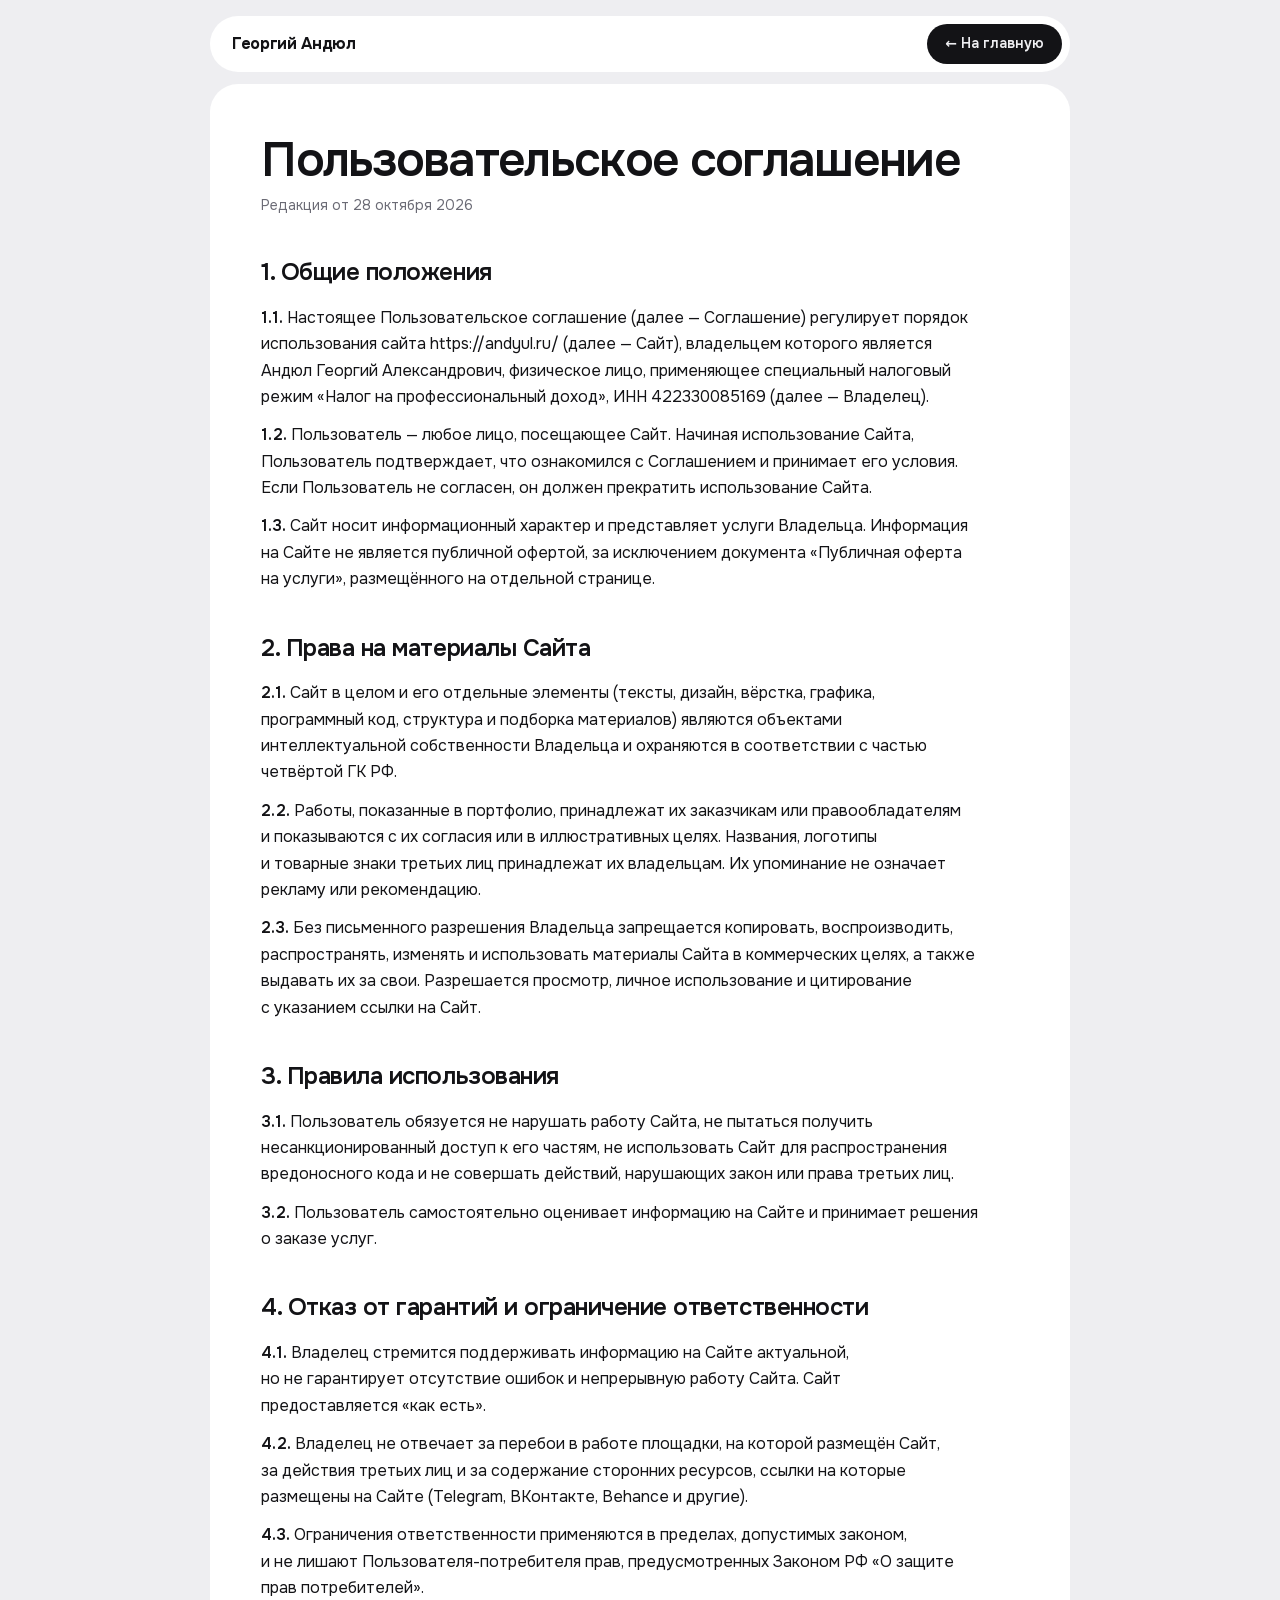
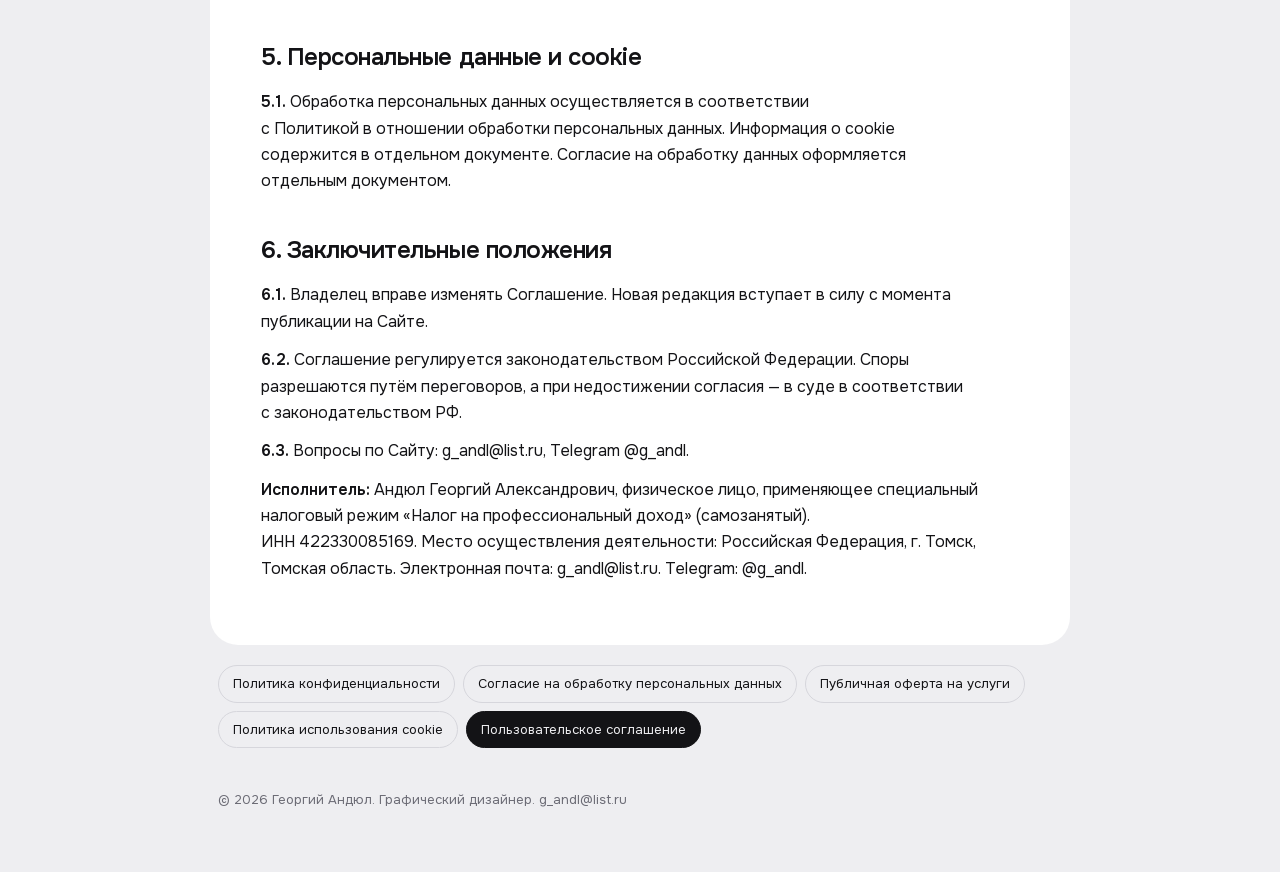
<file: terms.html>
<!doctype html>
<html lang="ru"><head><meta charset="utf-8"><meta name="viewport" content="width=device-width,initial-scale=1,viewport-fit=cover">
<title>Пользовательское соглашение — Георгий Андюл</title>
<link rel="icon" href="/favicon.ico" sizes="any">
<link rel="icon" type="image/svg+xml" href="/favicon.svg">
<link rel="icon" type="image/png" sizes="48x48" href="/favicon-48.png">
<link rel="icon" type="image/png" sizes="32x32" href="/favicon-32.png">
<link rel="apple-touch-icon" sizes="180x180" href="/apple-touch-icon.png">
<link rel="manifest" href="/manifest.webmanifest">
<link rel="canonical" href="https://andyul.ru/terms">
<link rel="stylesheet" href="/fonts.css">
<style>
:root{--bg:#EEEEF1;--card:#FFFFFF;--ink:#131316;--mute:#6B6B75;--line:#D6D6DC;--font:'Onest',system-ui,-apple-system,'Segoe UI',sans-serif}
@media (prefers-color-scheme: dark){:root:not([data-theme="light"]){--bg:#0B0B0D;--card:#18181B;--ink:#F2F2F4;--mute:#9A9AA4;--line:#2B2B30;color-scheme:dark}}
:root[data-theme="dark"]{--bg:#0B0B0D;--card:#18181B;--ink:#F2F2F4;--mute:#9A9AA4;--line:#2B2B30;color-scheme:dark}
*{box-sizing:border-box}
body{margin:0;background:var(--bg);color:var(--ink);font-family:var(--font);font-size:16px;line-height:1.65;padding-block:16px 40px;padding-left:max(16px,env(safe-area-inset-left,0px));padding-right:max(16px,env(safe-area-inset-right,0px));-webkit-font-smoothing:antialiased}
.wrap{max-width:860px;margin:0 auto;display:flex;flex-direction:column;gap:12px}
.top{display:flex;justify-content:space-between;align-items:center;gap:12px;background:var(--card);border-radius:999px;padding:8px 8px 8px 22px}
.top b{letter-spacing:-.02em}
.btn{display:inline-flex;align-items:center;height:40px;padding:0 18px;border-radius:999px;background:var(--ink);color:var(--bg);font-weight:600;font-size:14px;text-decoration:none;white-space:nowrap}
article{background:var(--card);border-radius:28px;padding:clamp(24px,4vw,56px)}
h1{margin:0 0 8px;font-size:clamp(28px,4.6vw,48px);line-height:1.06;letter-spacing:-.035em;font-weight:600;text-wrap:balance}
h2{margin:36px 0 12px;font-size:clamp(19px,2.2vw,24px);letter-spacing:-.02em;font-weight:600}
.date{color:var(--mute);font-size:14px;margin:0 0 20px}
article p{margin:0 0 12px;max-width:72ch;text-wrap:pretty}
article p.li{padding-left:1.1em;position:relative}
article p.li::before{content:"—";position:absolute;left:0;color:var(--mute)}
article b{font-weight:600}
.nav{display:flex;flex-wrap:wrap;gap:8px;padding:8px}
.nav a{font-size:13px;padding:7px 14px;border:1px solid var(--line);border-radius:999px;color:var(--ink);text-decoration:none}
.nav a[aria-current]{background:var(--ink);color:var(--bg);border-color:var(--ink)}
.foot{color:var(--mute);font-size:13px;padding:8px}
a:focus-visible{outline:2px solid var(--ink);outline-offset:3px}
</style></head><body><div class="wrap">
<div class="top"><b>Георгий Андюл</b><a class="btn" href="/">← На главную</a></div>
<article><h1>Пользовательское соглашение</h1><p class="date">Редакция от 28 октября 2026</p>
<h2>1. Общие положения</h2><p><b>1.1.</b> Настоящее Пользовательское соглашение (далее — Соглашение) регулирует порядок использования сайта https://andyul.ru/ (далее — Сайт), владельцем которого является Андюл Георгий Александрович, физическое лицо, применяющее специальный налоговый режим «Налог на профессиональный доход», ИНН 422330085169 (далее — Владелец).</p><p><b>1.2.</b> Пользователь — любое лицо, посещающее Сайт. Начиная использование Сайта, Пользователь подтверждает, что ознакомился с Соглашением и принимает его условия. Если Пользователь не согласен, он должен прекратить использование Сайта.</p><p><b>1.3.</b> Сайт носит информационный характер и представляет услуги Владельца. Информация на Сайте не является публичной офертой, за исключением документа «Публичная оферта на услуги», размещённого на отдельной странице.</p><h2>2. Права на материалы Сайта</h2><p><b>2.1.</b> Сайт в целом и его отдельные элементы (тексты, дизайн, вёрстка, графика, программный код, структура и подборка материалов) являются объектами интеллектуальной собственности Владельца и охраняются в соответствии с частью четвёртой ГК РФ.</p><p><b>2.2.</b> Работы, показанные в портфолио, принадлежат их заказчикам или правообладателям и показываются с их согласия или в иллюстративных целях. Названия, логотипы и товарные знаки третьих лиц принадлежат их владельцам. Их упоминание не означает рекламу или рекомендацию.</p><p><b>2.3.</b> Без письменного разрешения Владельца запрещается копировать, воспроизводить, распространять, изменять и использовать материалы Сайта в коммерческих целях, а также выдавать их за свои. Разрешается просмотр, личное использование и цитирование с указанием ссылки на Сайт.</p><h2>3. Правила использования</h2><p><b>3.1.</b> Пользователь обязуется не нарушать работу Сайта, не пытаться получить несанкционированный доступ к его частям, не использовать Сайт для распространения вредоносного кода и не совершать действий, нарушающих закон или права третьих лиц.</p><p><b>3.2.</b> Пользователь самостоятельно оценивает информацию на Сайте и принимает решения о заказе услуг.</p><h2>4. Отказ от гарантий и ограничение ответственности</h2><p><b>4.1.</b> Владелец стремится поддерживать информацию на Сайте актуальной, но не гарантирует отсутствие ошибок и непрерывную работу Сайта. Сайт предоставляется «как есть».</p><p><b>4.2.</b> Владелец не отвечает за перебои в работе площадки, на которой размещён Сайт, за действия третьих лиц и за содержание сторонних ресурсов, ссылки на которые размещены на Сайте (Telegram, ВКонтакте, Behance и другие).</p><p><b>4.3.</b> Ограничения ответственности применяются в пределах, допустимых законом, и не лишают Пользователя-потребителя прав, предусмотренных Законом РФ «О защите прав потребителей».</p><h2>5. Персональные данные и cookie</h2><p><b>5.1.</b> Обработка персональных данных осуществляется в соответствии с Политикой в отношении обработки персональных данных. Информация о cookie содержится в отдельном документе. Согласие на обработку данных оформляется отдельным документом.</p><h2>6. Заключительные положения</h2><p><b>6.1.</b> Владелец вправе изменять Соглашение. Новая редакция вступает в силу с момента публикации на Сайте.</p><p><b>6.2.</b> Соглашение регулируется законодательством Российской Федерации. Споры разрешаются путём переговоров, а при недостижении согласия — в суде в соответствии с законодательством РФ.</p><p><b>6.3.</b> Вопросы по Сайту: g_andl@list.ru, Telegram @g_andl.</p><p><p><b>Исполнитель:</b> Андюл Георгий Александрович, физическое лицо, применяющее специальный налоговый режим «Налог на профессиональный доход» (самозанятый).<br>ИНН 422330085169. Место осуществления деятельности: Российская Федерация, г. Томск, Томская область. Электронная почта: g_andl@list.ru. Telegram: @g_andl.</p></p>
</article>
<nav class="nav" aria-label="Документы"><a href="/privacy">Политика конфиденциальности</a><a href="/consent">Согласие на обработку персональных данных</a><a href="/offer">Публичная оферта на услуги</a><a href="/cookies">Политика использования cookie</a><a href="/terms" aria-current="page">Пользовательское соглашение</a></nav>
<p class="foot">© 2026 Георгий Андюл. Графический дизайнер. g_andl@list.ru</p>
</div></body></html>
</file>
<file: fonts.css>
@font-face {
  font-family: 'JetBrains Mono';
  font-style: normal;
  font-weight: 400;
  font-display: swap;
  src: url(jetbrains-mono-cyr-400.woff2) format('woff2');
  unicode-range: U+0301, U+0400-045F, U+0490-0491, U+04B0-04B1, U+2116;
}
@font-face {
  font-family: 'JetBrains Mono';
  font-style: normal;
  font-weight: 400;
  font-display: swap;
  src: url(jetbrains-mono-lat-400.woff2) format('woff2');
  unicode-range: U+0000-00FF, U+0131, U+0152-0153, U+02BB-02BC, U+02C6, U+02DA, U+02DC, U+0304, U+0308, U+0329, U+2000-206F, U+20AC, U+2122, U+2191, U+2193, U+2212, U+2215, U+FEFF, U+FFFD;
}
@font-face {
  font-family: 'JetBrains Mono';
  font-style: normal;
  font-weight: 500;
  font-display: swap;
  src: url(jetbrains-mono-cyr-400.woff2) format('woff2');
  unicode-range: U+0301, U+0400-045F, U+0490-0491, U+04B0-04B1, U+2116;
}
@font-face {
  font-family: 'JetBrains Mono';
  font-style: normal;
  font-weight: 500;
  font-display: swap;
  src: url(jetbrains-mono-lat-400.woff2) format('woff2');
  unicode-range: U+0000-00FF, U+0131, U+0152-0153, U+02BB-02BC, U+02C6, U+02DA, U+02DC, U+0304, U+0308, U+0329, U+2000-206F, U+20AC, U+2122, U+2191, U+2193, U+2212, U+2215, U+FEFF, U+FFFD;
}
@font-face {
  font-family: 'Onest';
  font-style: normal;
  font-weight: 400;
  font-display: swap;
  src: url(onest-cyr-400.woff2) format('woff2');
  unicode-range: U+0301, U+0400-045F, U+0490-0491, U+04B0-04B1, U+2116;
}
@font-face {
  font-family: 'Onest';
  font-style: normal;
  font-weight: 400;
  font-display: swap;
  src: url(onest-lat-400.woff2) format('woff2');
  unicode-range: U+0000-00FF, U+0131, U+0152-0153, U+02BB-02BC, U+02C6, U+02DA, U+02DC, U+0304, U+0308, U+0329, U+2000-206F, U+20AC, U+2122, U+2191, U+2193, U+2212, U+2215, U+FEFF, U+FFFD;
}
@font-face {
  font-family: 'Onest';
  font-style: normal;
  font-weight: 500;
  font-display: swap;
  src: url(onest-cyr-400.woff2) format('woff2');
  unicode-range: U+0301, U+0400-045F, U+0490-0491, U+04B0-04B1, U+2116;
}
@font-face {
  font-family: 'Onest';
  font-style: normal;
  font-weight: 500;
  font-display: swap;
  src: url(onest-lat-400.woff2) format('woff2');
  unicode-range: U+0000-00FF, U+0131, U+0152-0153, U+02BB-02BC, U+02C6, U+02DA, U+02DC, U+0304, U+0308, U+0329, U+2000-206F, U+20AC, U+2122, U+2191, U+2193, U+2212, U+2215, U+FEFF, U+FFFD;
}
@font-face {
  font-family: 'Onest';
  font-style: normal;
  font-weight: 600;
  font-display: swap;
  src: url(onest-cyr-400.woff2) format('woff2');
  unicode-range: U+0301, U+0400-045F, U+0490-0491, U+04B0-04B1, U+2116;
}
@font-face {
  font-family: 'Onest';
  font-style: normal;
  font-weight: 600;
  font-display: swap;
  src: url(onest-lat-400.woff2) format('woff2');
  unicode-range: U+0000-00FF, U+0131, U+0152-0153, U+02BB-02BC, U+02C6, U+02DA, U+02DC, U+0304, U+0308, U+0329, U+2000-206F, U+20AC, U+2122, U+2191, U+2193, U+2212, U+2215, U+FEFF, U+FFFD;
}
@font-face {
  font-family: 'Onest';
  font-style: normal;
  font-weight: 700;
  font-display: swap;
  src: url(onest-cyr-400.woff2) format('woff2');
  unicode-range: U+0301, U+0400-045F, U+0490-0491, U+04B0-04B1, U+2116;
}
@font-face {
  font-family: 'Onest';
  font-style: normal;
  font-weight: 700;
  font-display: swap;
  src: url(onest-lat-400.woff2) format('woff2');
  unicode-range: U+0000-00FF, U+0131, U+0152-0153, U+02BB-02BC, U+02C6, U+02DA, U+02DC, U+0304, U+0308, U+0329, U+2000-206F, U+20AC, U+2122, U+2191, U+2193, U+2212, U+2215, U+FEFF, U+FFFD;
}
@font-face {
  font-family: 'Onest';
  font-style: normal;
  font-weight: 800;
  font-display: swap;
  src: url(onest-cyr-400.woff2) format('woff2');
  unicode-range: U+0301, U+0400-045F, U+0490-0491, U+04B0-04B1, U+2116;
}
@font-face {
  font-family: 'Onest';
  font-style: normal;
  font-weight: 800;
  font-display: swap;
  src: url(onest-lat-400.woff2) format('woff2');
  unicode-range: U+0000-00FF, U+0131, U+0152-0153, U+02BB-02BC, U+02C6, U+02DA, U+02DC, U+0304, U+0308, U+0329, U+2000-206F, U+20AC, U+2122, U+2191, U+2193, U+2212, U+2215, U+FEFF, U+FFFD;
}
</file>
